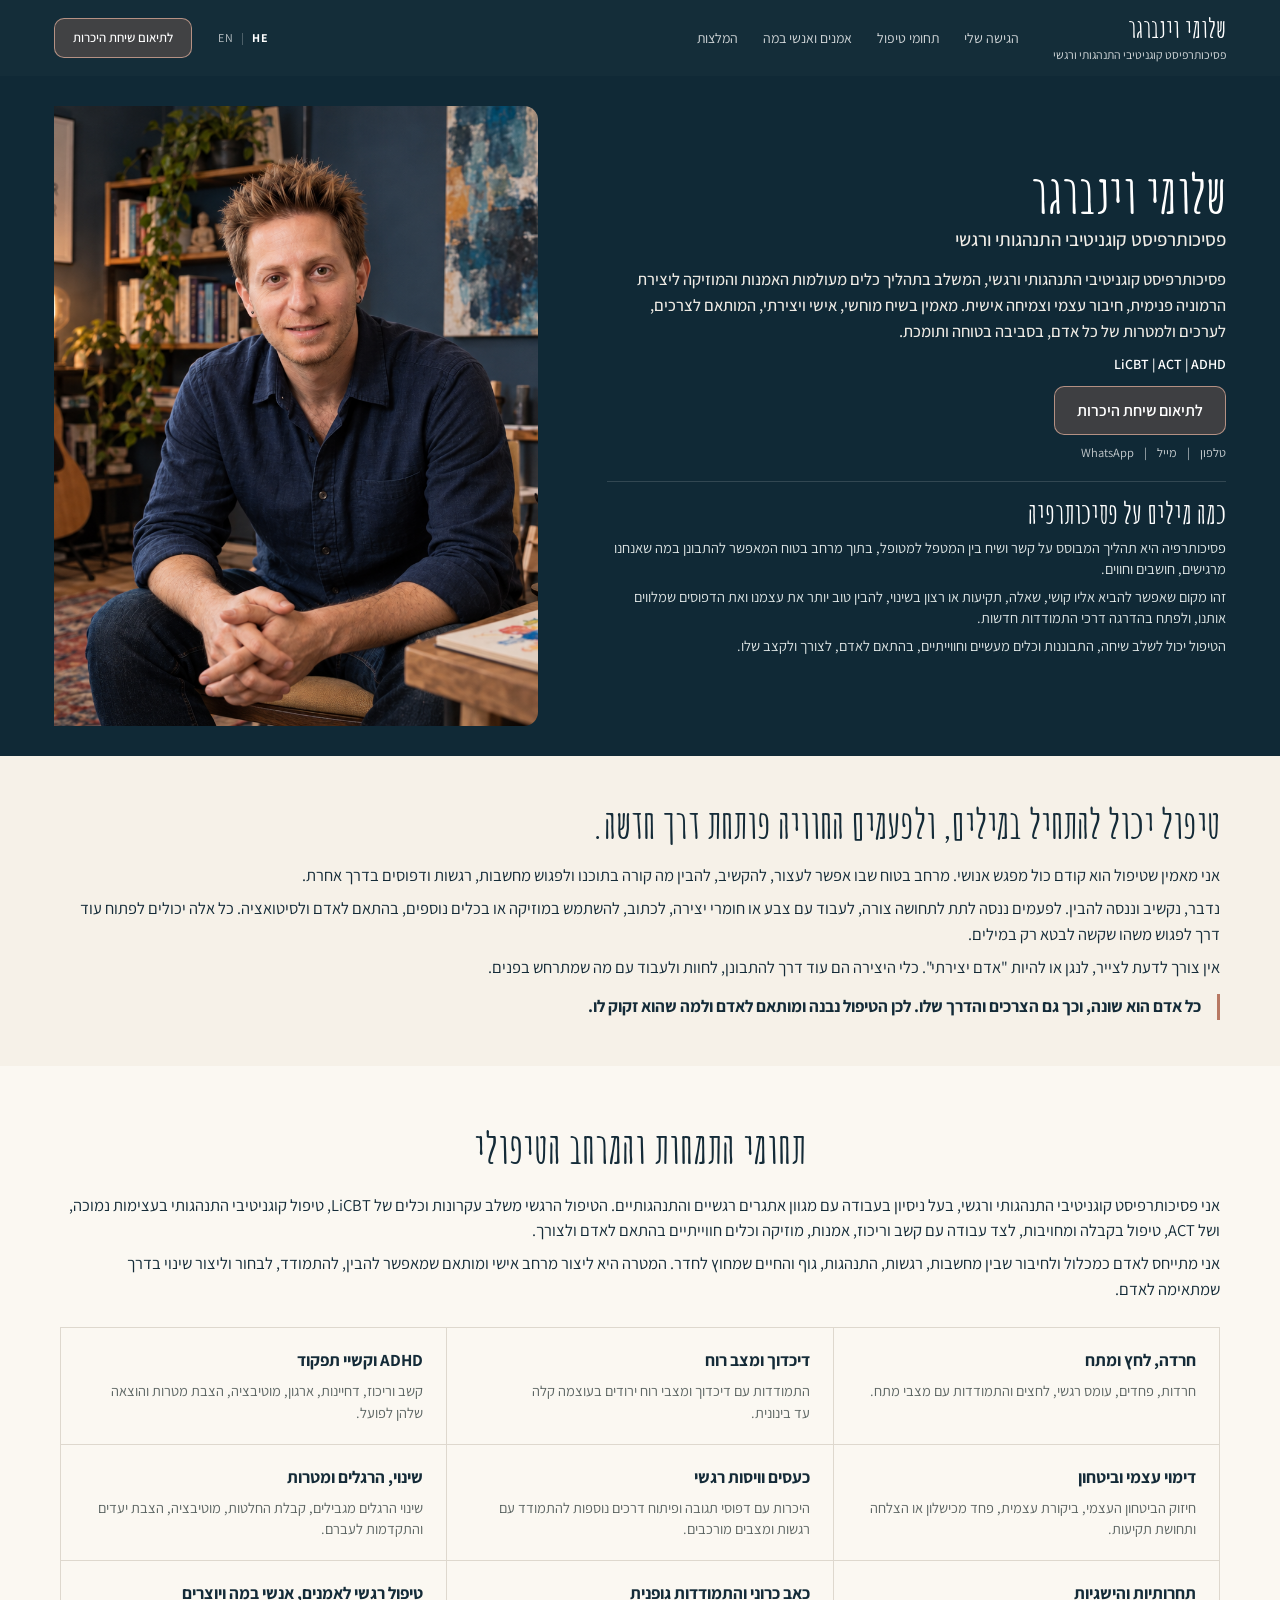
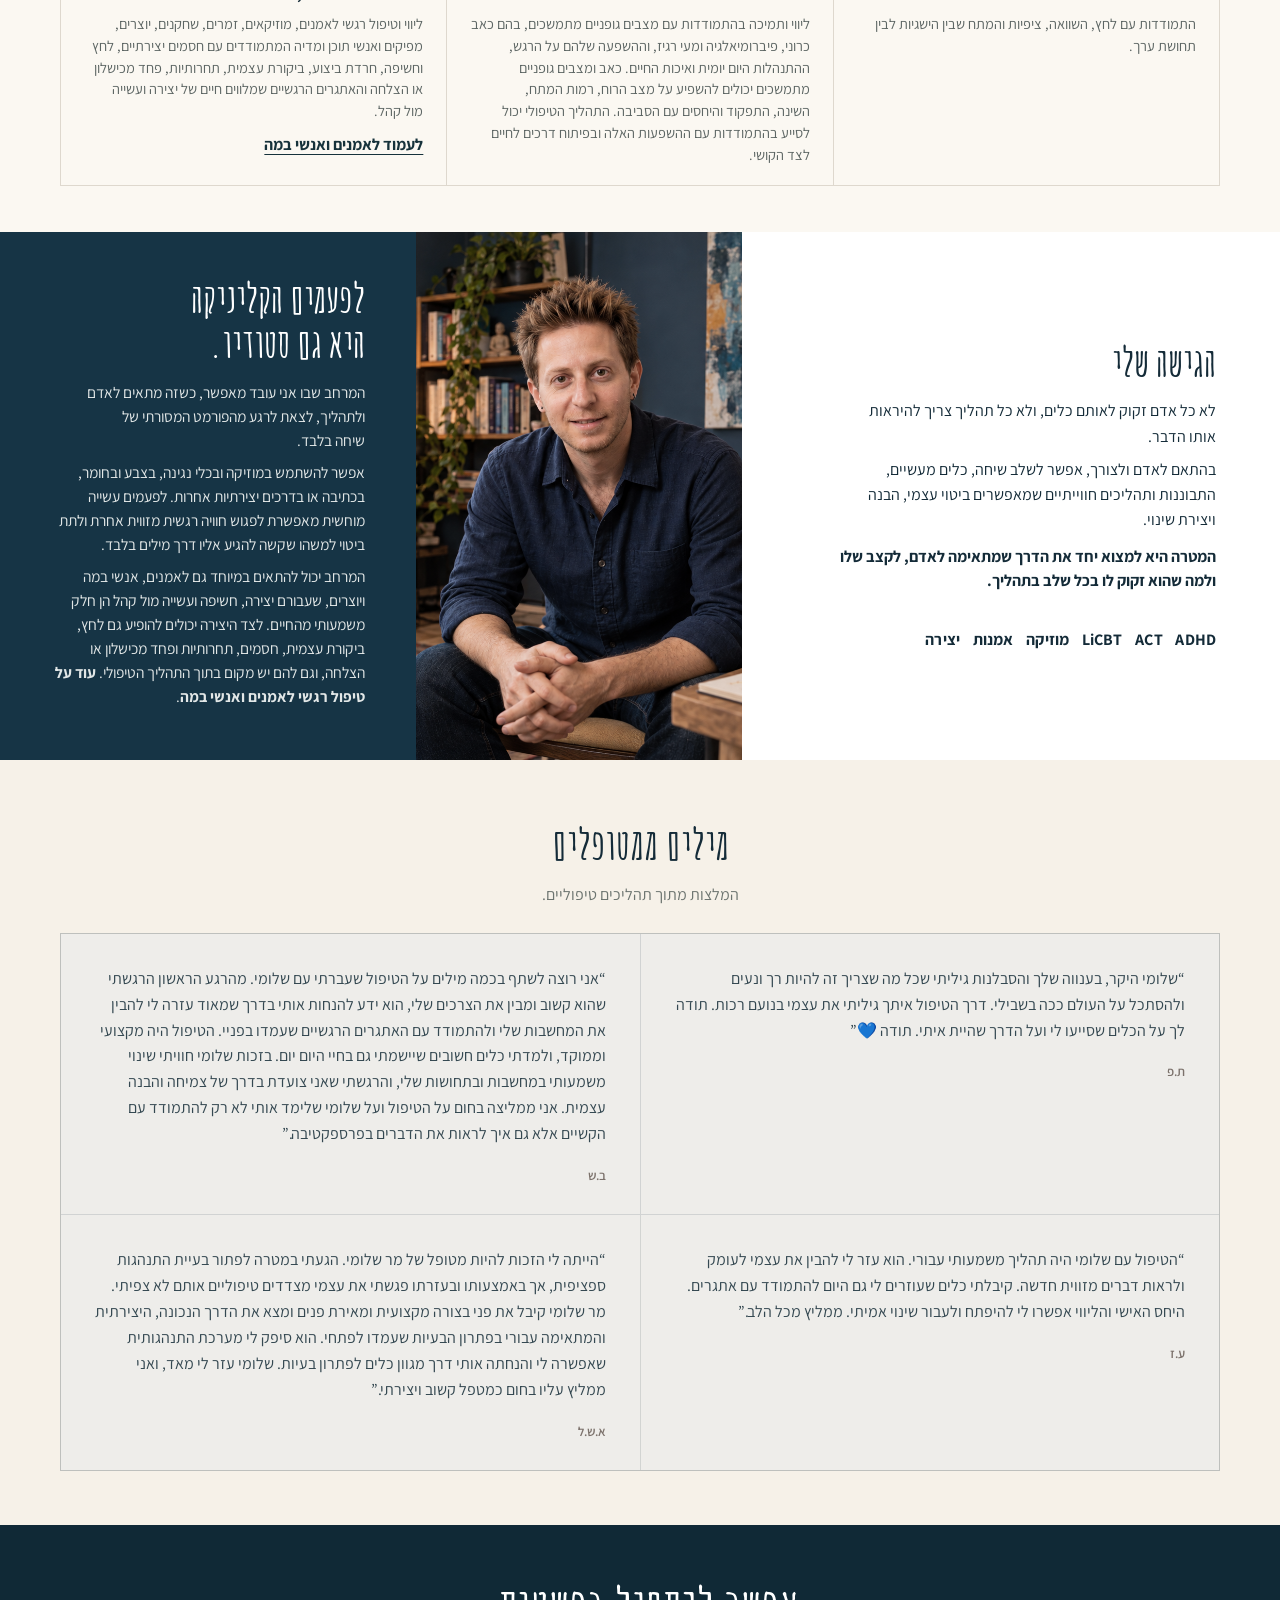
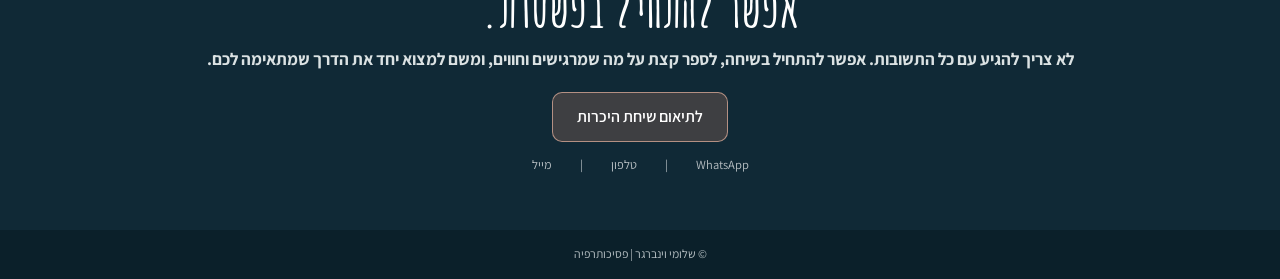
<file: index.html>
<!doctype html><html lang="he" dir="rtl"><head><!-- V16.2 Mobile Polish --><meta charset="utf-8"><meta name="google-site-verification" content="-XrfR1XVnH5HqX8JZrp9V0wr1Z_ClaV7wFPXLhyFqEA" /><meta name="viewport" content="width=device-width,initial-scale=1"><meta name="description" content="פסיכותרפיה וטיפול רגשי עם שלומי וינברגר בגישות LiCBT ו ACT. טיפול מותאם בחרדה, ADHD, דימוי עצמי, ויסות רגשי, כאב כרוני וליווי אמנים, אנשי במה ויוצרים."><meta name="robots" content="index,follow,max-image-preview:large"><link rel="canonical" href="https://shlomitherapy.pages.dev/"><link rel="alternate" hreflang="he" href="https://shlomitherapy.pages.dev/"><link rel="alternate" hreflang="en" href="https://shlomitherapy.pages.dev/en/"><link rel="alternate" hreflang="x-default" href="https://shlomitherapy.pages.dev/"><meta property="og:locale" content="he_IL"><meta property="og:type" content="website"><meta property="og:site_name" content="שלומי וינברגר"><meta property="og:title" content="שלומי וינברגר | פסיכותרפיה וטיפול רגשי | LiCBT ו ACT"><meta property="og:description" content="פסיכותרפיה וטיפול רגשי בגישות LiCBT ו ACT, עם שילוב כלים מעולמות המוזיקה והאמנות והתאמה אישית לתהליך."><meta property="og:url" content="https://shlomitherapy.pages.dev/"><meta property="og:image" content="https://shlomitherapy.pages.dev/assets/hero.png"><meta name="twitter:card" content="summary_large_image"><meta name="twitter:title" content="שלומי וינברגר | פסיכותרפיה וטיפול רגשי"><meta name="twitter:description" content="פסיכותרפיה וטיפול רגשי בגישות LiCBT ו ACT, בהתאמה אישית."><meta name="twitter:image" content="https://shlomitherapy.pages.dev/assets/hero.png"><title>שלומי וינברגר | פסיכותרפיה וטיפול רגשי | LiCBT ו ACT</title><link rel="stylesheet" href="styles.css"><script type="application/ld+json">{"@context":"https://schema.org","@graph":[{"@type":"WebSite","@id":"https://shlomitherapy.pages.dev/#website","url":"https://shlomitherapy.pages.dev/","name":"שלומי וינברגר","inLanguage":"he-IL"},{"@type":"Person","@id":"https://shlomitherapy.pages.dev/#shlomi","name":"שלומי וינברגר","url":"https://shlomitherapy.pages.dev/","email":"mailto:shlomiweinberger1@gmail.com","telephone":"+972528469489","jobTitle":"פסיכותרפיסט קוגניטיבי התנהגותי ורגשי","knowsAbout":["LiCBT","ACT","ADHD","פסיכותרפיה","טיפול רגשי","טיפול קוגניטיבי התנהגותי","חרדה","ויסות רגשי","כאב כרוני","אמנים ואנשי במה"]},{"@type":"ProfessionalService","@id":"https://shlomitherapy.pages.dev/#service","name":"שלומי וינברגר פסיכותרפיה וטיפול רגשי","url":"https://shlomitherapy.pages.dev/","telephone":"+972528469489","email":"shlomiweinberger1@gmail.com","provider":{"@id":"https://shlomitherapy.pages.dev/#shlomi"},"areaServed":"IL","serviceType":["פסיכותרפיה","טיפול רגשי","LiCBT","ACT"]}]}</script></head><body>
<header><a class="brand" href="#top"><b>שלומי וינברגר</b><small>פסיכותרפיסט קוגניטיבי התנהגותי ורגשי</small></a><nav id="site-nav"><a href="#approach">הגישה שלי</a><a href="#areas">תחומי טיפול</a><a href="artists/index.html">אמנים ואנשי במה</a><a href="#reviews">המלצות</a></nav><div class="langSwitch" aria-label="Language"><b>HE</b><span>|</span><a href="en/index.html">EN</a></div><button class="menuToggle" type="button" aria-label="פתיחת תפריט" aria-expanded="false" aria-controls="site-nav"><span></span><span></span><span></span></button><a class="btn small" href="https://api.whatsapp.com/send?phone=972528469489" target="_blank">לתיאום שיחת היכרות</a></header>
<main id="top">
<section class="hero heroV7"><div class="heroText"><span class="eyebrow">שלומי וינברגר</span><h1 class="heroName">שלומי וינברגר</h1><h2 class="heroRole">פסיכותרפיסט קוגניטיבי התנהגותי ורגשי</h2><p class="heroStatement"><b>פסיכותרפיסט קוגניטיבי התנהגותי ורגשי, המשלב בתהליך כלים מעולמות האמנות והמוזיקה ליצירת הרמוניה פנימית, חיבור עצמי וצמיחה אישית. מאמין בשיח מוחשי, אישי ויצירתי, המותאם לצרכים, לערכים ולמטרות של כל אדם, בסביבה בטוחה ותומכת.</b></p><div class="credentials">LiCBT | ACT | ADHD</div><a class="btn" href="https://api.whatsapp.com/send?phone=972528469489" target="_blank">לתיאום שיחת היכרות</a><div class="quick"><a href="tel:+972528469489">טלפון</a><span>|</span><a href="mailto:shlomiweinberger1@gmail.com">מייל</a><span>|</span><a href="https://api.whatsapp.com/send?phone=972528469489" target="_blank">WhatsApp</a></div><div class="psychotherapyInline"><h3>כמה מילים על פסיכותרפיה</h3><p>פסיכותרפיה היא תהליך המבוסס על קשר ושיח בין המטפל למטופל, בתוך מרחב בטוח המאפשר להתבונן במה שאנחנו מרגישים, חושבים וחווים.</p><p>זהו מקום שאפשר להביא אליו קושי, שאלה, תקיעות או רצון בשינוי, להבין טוב יותר את עצמנו ואת הדפוסים שמלווים אותנו, ולפתח בהדרגה דרכי התמודדות חדשות.</p><p>הטיפול יכול לשלב שיחה, התבוננות וכלים מעשיים וחווייתיים, בהתאם לאדם, לצורך ולקצב שלו.</p></div></div><div class="heroImage"><img src="assets/hero.png" alt="שלומי וינברגר במרחב טיפולי יצירתי"></div></section>
<section class="intro" id="experience"><div><h2 class="oneLineTitle">טיפול יכול להתחיל במילים, ולפעמים החוויה פותחת דרך חדשה.</h2><p>אני מאמין שטיפול הוא קודם כול מפגש אנושי. מרחב בטוח שבו אפשר לעצור, להקשיב, להבין מה קורה בתוכנו ולפגוש מחשבות, רגשות ודפוסים בדרך אחרת.</p><p>נדבר, נקשיב וננסה להבין. לפעמים ננסה לתת לתחושה צורה, לעבוד עם צבע או חומרי יצירה, לכתוב, להשתמש במוזיקה או בכלים נוספים, בהתאם לאדם ולסיטואציה. כל אלה יכולים לפתוח עוד דרך לפגוש משהו שקשה לבטא רק במילים.</p><p>אין צורך לדעת לצייר, לנגן או להיות "אדם יצירתי". כלי היצירה הם עוד דרך להתבונן, לחוות ולעבוד עם מה שמתרחש בפנים.</p><strong>כל אדם הוא שונה, וכך גם הצרכים והדרך שלו. לכן הטיפול נבנה ומותאם לאדם ולמה שהוא זקוק לו.</strong></div></section>
<section class="areas" id="areas"><div class="sectionHead areasIntro"><h2>תחומי התמחות והמרחב הטיפולי</h2><p class="lead">אני פסיכותרפיסט קוגניטיבי התנהגותי ורגשי, בעל ניסיון בעבודה עם מגוון אתגרים רגשיים והתנהגותיים. הטיפול הרגשי משלב עקרונות וכלים של LiCBT, טיפול קוגניטיבי התנהגותי בעצימות נמוכה, ושל ACT, טיפול בקבלה ומחויבות, לצד עבודה עם קשב וריכוז, אמנות, מוזיקה וכלים חווייתיים בהתאם לאדם ולצורך.</p><p class="lead">אני מתייחס לאדם כמכלול ולחיבור שבין מחשבות, רגשות, התנהגות, גוף והחיים שמחוץ לחדר. המטרה היא ליצור מרחב אישי ומותאם שמאפשר להבין, להתמודד, לבחור וליצור שינוי בדרך שמתאימה לאדם.</p></div><div class="grid">
<article><b>חרדה, לחץ ומתח</b><p>חרדות, פחדים, עומס רגשי, לחצים והתמודדות עם מצבי מתח.</p></article><article><b>דיכדוך ומצב רוח</b><p>התמודדות עם דיכדוך ומצבי רוח ירודים בעוצמה קלה עד בינונית.</p></article><article><b>ADHD וקשיי תפקוד</b><p>קשב וריכוז, דחיינות, ארגון, מוטיבציה, הצבת מטרות והוצאה שלהן לפועל.</p></article><article><b>דימוי עצמי וביטחון</b><p>חיזוק הביטחון העצמי, ביקורת עצמית, פחד מכישלון או הצלחה ותחושת תקיעות.</p></article><article><b>כעסים וויסות רגשי</b><p>היכרות עם דפוסי תגובה ופיתוח דרכים נוספות להתמודד עם רגשות ומצבים מורכבים.</p></article><article><b>שינוי, הרגלים ומטרות</b><p>שינוי הרגלים מגבילים, קבלת החלטות, מוטיבציה, הצבת יעדים והתקדמות לעברם.</p></article><article><b>תחרותיות והישגיות</b><p>התמודדות עם לחץ, השוואה, ציפיות והמתח שבין הישגיות לבין תחושת ערך.</p></article><article><b>כאב כרוני והתמודדות גופנית</b><p>ליווי ותמיכה בהתמודדות עם מצבים גופניים מתמשכים, בהם כאב כרוני, פיברומיאלגיה ומעי רגיז, וההשפעה שלהם על הרגש, ההתנהלות היום יומית ואיכות החיים. כאב ומצבים גופניים מתמשכים יכולים להשפיע על מצב הרוח, רמות המתח, השינה, התפקוד והיחסים עם הסביבה. התהליך הטיפולי יכול לסייע בהתמודדות עם ההשפעות האלה ובפיתוח דרכים לחיים לצד הקושי.</p></article><article><a class="areaLink" href="artists/index.html"><b>טיפול רגשי לאמנים, אנשי במה ויוצרים</b><p>ליווי וטיפול רגשי לאמנים, מוזיקאים, זמרים, שחקנים, יוצרים, מפיקים ואנשי תוכן ומדיה המתמודדים עם חסמים יצירתיים, לחץ וחשיפה, חרדת ביצוע, ביקורת עצמית, תחרותיות, פחד מכישלון או הצלחה והאתגרים הרגשיים שמלווים חיים של יצירה ועשייה מול קהל.</p><span class="moreLink">לעמוד לאמנים ואנשי במה</span></a></article></div></section>
<section class="approachStudio"><div class="method" id="approach"><h2>הגישה שלי</h2><p>לא כל אדם זקוק לאותם כלים, ולא כל תהליך צריך להיראות אותו הדבר.</p><p>בהתאם לאדם ולצורך, אפשר לשלב שיחה, כלים מעשיים, התבוננות ותהליכים חווייתיים שמאפשרים ביטוי עצמי, הבנה ויצירת שינוי.</p><strong>המטרה היא למצוא יחד את הדרך שמתאימה לאדם, לקצב שלו ולמה שהוא זקוק לו בכל שלב בתהליך.</strong><div class="methodTags">LiCBT&nbsp;&nbsp;&nbsp; ACT&nbsp;&nbsp;&nbsp; ADHD&nbsp;&nbsp;&nbsp; מוזיקה&nbsp;&nbsp;&nbsp; אמנות&nbsp;&nbsp;&nbsp; יצירה</div></div><div class="studio" id="studio"><div class="studioImg"><img src="assets/hero.png" alt="מרחב המשלב טיפול, מוזיקה ויצירה"></div><div class="studioText"><h2>לפעמים הקליניקה<br>היא גם סטודיו.</h2><p>המרחב שבו אני עובד מאפשר, כשזה מתאים לאדם ולתהליך, לצאת לרגע מהפורמט המסורתי של שיחה בלבד.</p><p>אפשר להשתמש במוזיקה ובכלי נגינה, בצבע ובחומר, בכתיבה או בדרכים יצירתיות אחרות. לפעמים עשייה מוחשית מאפשרת לפגוש חוויה רגשית מזווית אחרת ולתת ביטוי למשהו שקשה להגיע אליו דרך מילים בלבד.</p><p>המרחב יכול להתאים במיוחד גם לאמנים, אנשי במה ויוצרים, שעבורם יצירה, חשיפה ועשייה מול קהל הן חלק משמעותי מהחיים. לצד היצירה יכולים להופיע גם לחץ, ביקורת עצמית, חסמים, תחרותיות ופחד מכישלון או הצלחה, וגם להם יש מקום בתוך התהליך הטיפולי. <a class="inlineArtistLink" href="artists/index.html">עוד על טיפול רגשי לאמנים ואנשי במה</a>.</p></div></div></section>
<section class="reviews" id="reviews"><div class="sectionHead"><h2>מילים ממטופלים</h2><p>המלצות מתוך תהליכים טיפוליים.</p></div><div class="reviewGrid fullReviews"><blockquote>“שלומי היקר, בענווה שלך והסבלנות גיליתי שכל מה שצריך זה להיות רך ונעים ולהסתכל על העולם ככה בשבילי. דרך הטיפול איתך גיליתי את עצמי בנועם רכות. תודה לך על הכלים שסייעו לי ועל הדרך שהיית איתי. תודה 💙”<cite>ת.פ</cite></blockquote><blockquote>“אני רוצה לשתף בכמה מילים על הטיפול שעברתי עם שלומי. מהרגע הראשון הרגשתי שהוא קשוב ומבין את הצרכים שלי, הוא ידע להנחות אותי בדרך שמאוד עזרה לי להבין את המחשבות שלי ולהתמודד עם האתגרים הרגשיים שעמדו בפניי. הטיפול היה מקצועי וממוקד, ולמדתי כלים חשובים שיישמתי גם בחיי היום יום. בזכות שלומי חוויתי שינוי משמעותי במחשבות ובתחושות שלי, והרגשתי שאני צועדת בדרך של צמיחה והבנה עצמית. אני ממליצה בחום על הטיפול ועל שלומי שלימד אותי לא רק להתמודד עם הקשיים אלא גם איך לראות את הדברים בפרספקטיבה.”<cite>ב.ש</cite></blockquote><blockquote>“הטיפול עם שלומי היה תהליך משמעותי עבורי. הוא עזר לי להבין את עצמי לעומק ולראות דברים מזווית חדשה. קיבלתי כלים שעוזרים לי גם היום להתמודד עם אתגרים. היחס האישי והליווי אפשרו לי להיפתח ולעבור שינוי אמיתי. ממליץ מכל הלב.”<cite>ע.ז</cite></blockquote><blockquote>“הייתה לי הזכות להיות מטופל של מר שלומי. הגעתי במטרה לפתור בעיית התנהגות ספציפית, אך באמצעותו ובעזרתו פגשתי את עצמי מצדדים טיפוליים אותם לא צפיתי. מר שלומי קיבל את פני בצורה מקצועית ומאירת פנים ומצא את הדרך הנכונה, היצירתית והמתאימה עבורי בפתרון הבעיות שעמדו לפתחי. הוא סיפק לי מערכת התנהגותית שאפשרה לי והנחתה אותי דרך מגוון כלים לפתרון בעיות. שלומי עזר לי מאד, ואני ממליץ עליו בחום כמטפל קשוב ויצירתי.”<cite>א.ש.ל</cite></blockquote></div></section>
<section class="contact"><h2>אפשר להתחיל בפשטות.</h2><p><b>לא צריך להגיע עם כל התשובות. אפשר להתחיל בשיחה, לספר קצת על מה שמרגישים וחווים, ומשם למצוא יחד את הדרך שמתאימה לכם.</b></p><a class="btn light" href="https://api.whatsapp.com/send?phone=972528469489" target="_blank">לתיאום שיחת היכרות</a><div class="contactLinks"><a href="https://api.whatsapp.com/send?phone=972528469489" target="_blank">WhatsApp</a><span>|</span><a href="tel:+972528469489">טלפון</a><span>|</span><a href="mailto:shlomiweinberger1@gmail.com">מייל</a></div></section>
</main><footer>© שלומי וינברגר | פסיכותרפיה</footer><script>
(()=>{const b=document.querySelector('.menuToggle'),n=document.querySelector('header nav');if(!b||!n)return;const close=()=>{document.body.classList.remove('menuOpen');b.setAttribute('aria-expanded','false');b.setAttribute('aria-label','פתיחת תפריט')};b.addEventListener('click',()=>{const open=document.body.classList.toggle('menuOpen');b.setAttribute('aria-expanded',String(open));b.setAttribute('aria-label',open?'סגירת תפריט':'פתיחת תפריט')});n.querySelectorAll('a').forEach(a=>a.addEventListener('click',close));document.addEventListener('keydown',e=>{if(e.key==='Escape')close()});})();
</script></body></html>
</file>
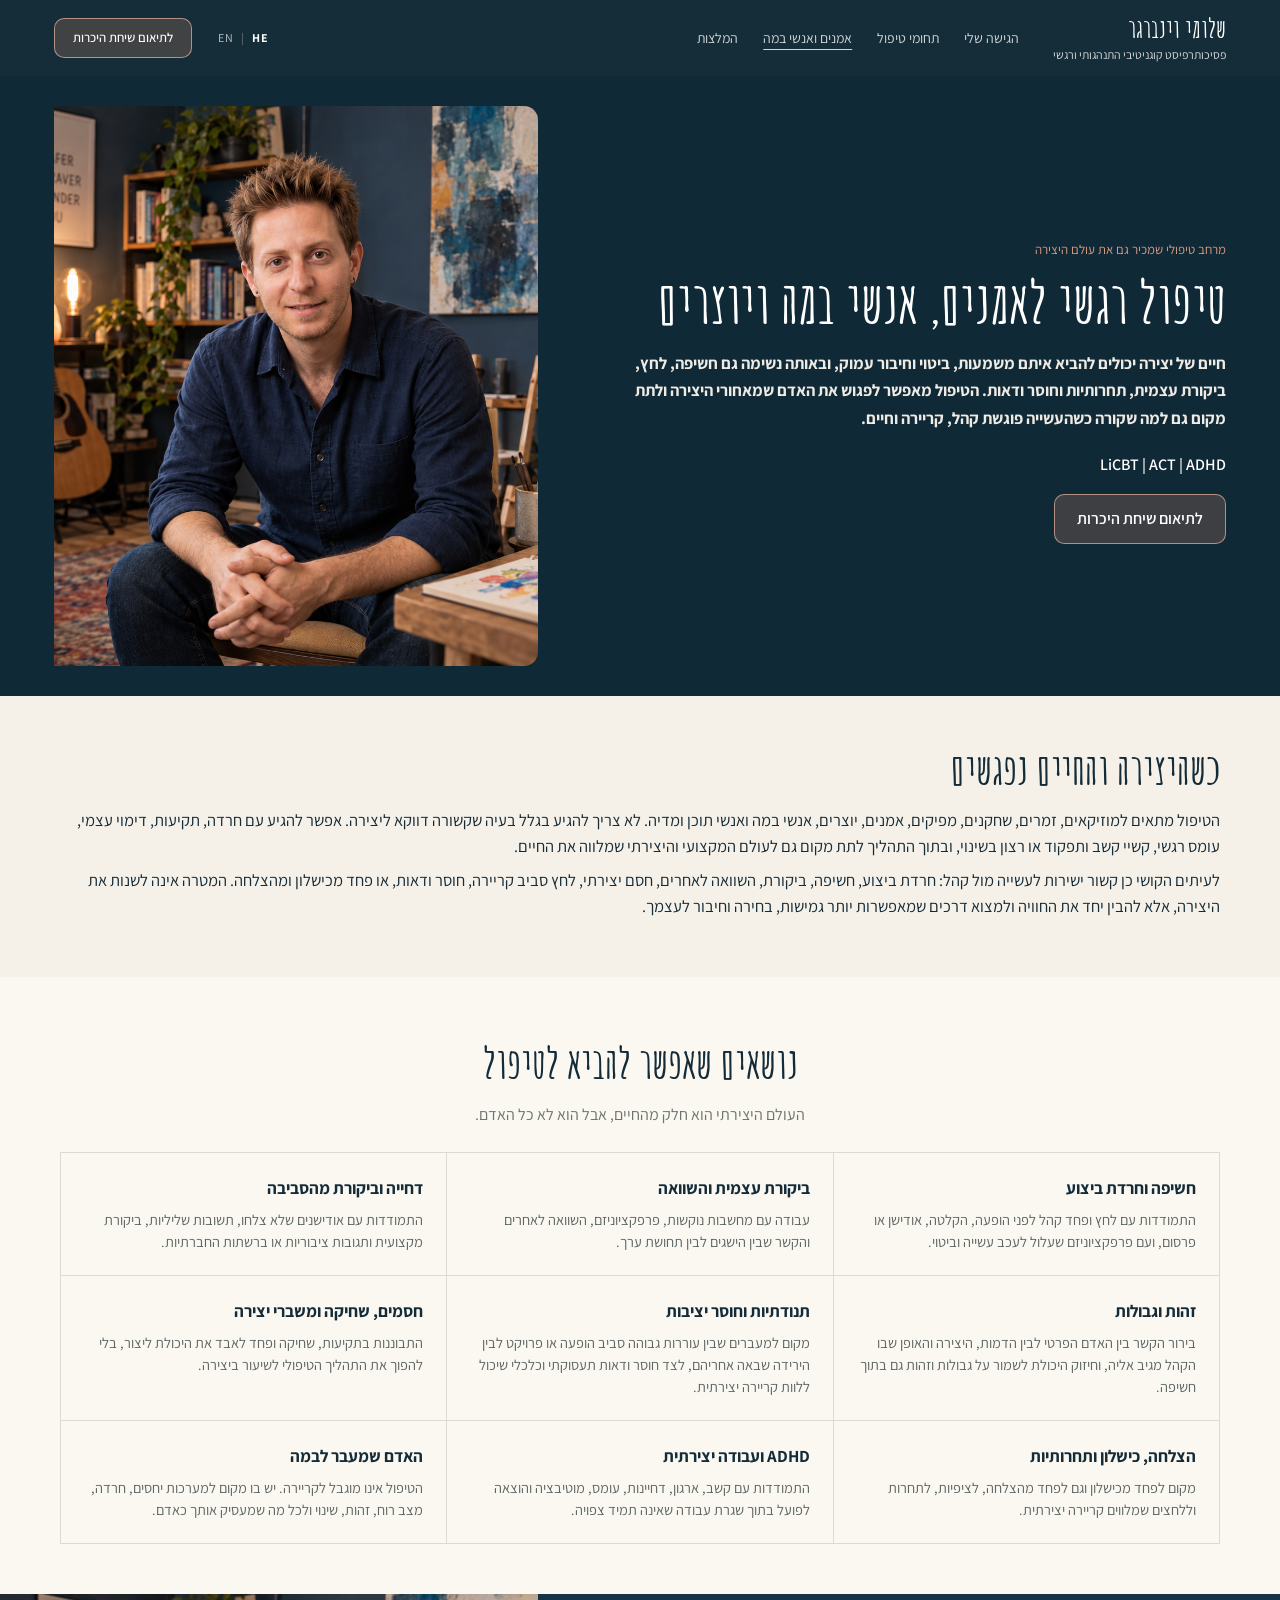
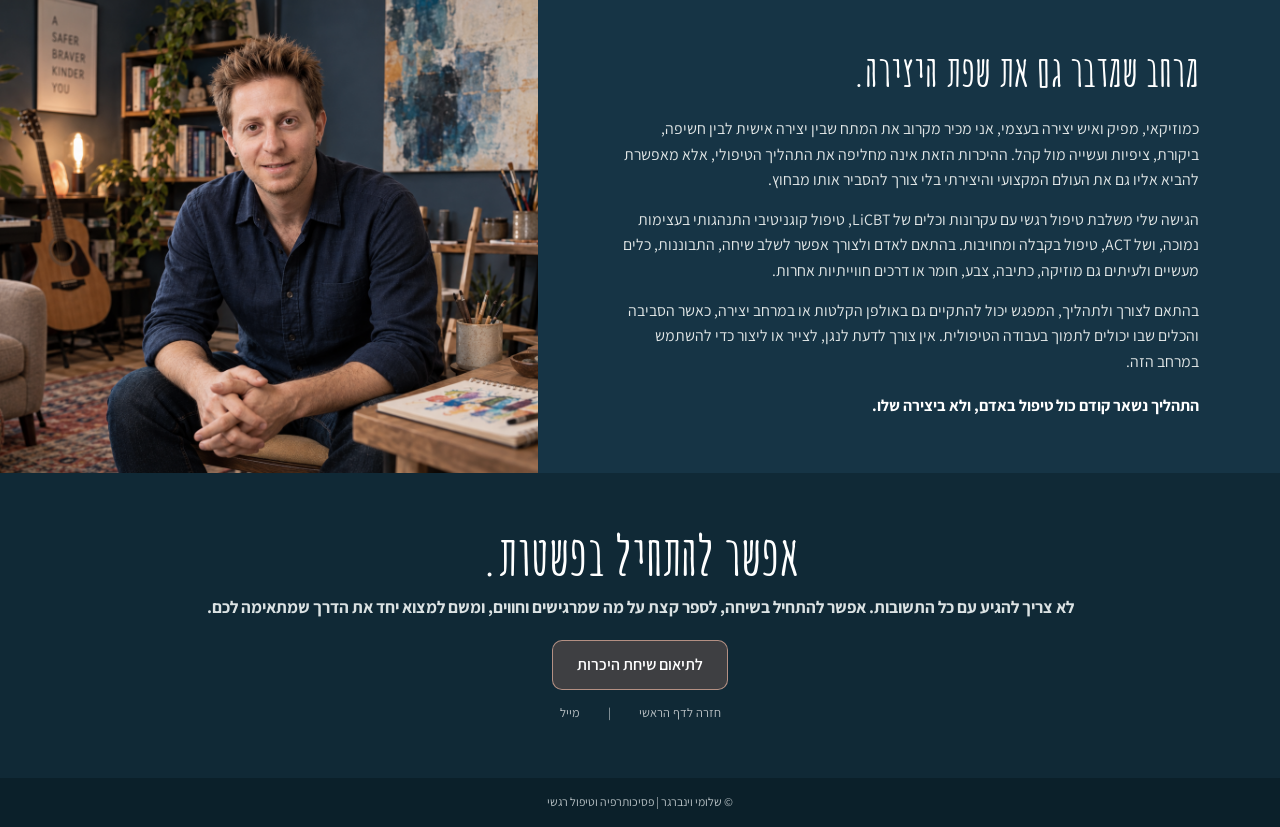
<file: artists/index.html>
<!doctype html><html lang="he" dir="rtl"><head><!-- V16.2 Mobile Polish --><meta charset="utf-8"><meta name="viewport" content="width=device-width,initial-scale=1"><meta name="description" content="טיפול רגשי לאמנים, מוזיקאים, שחקנים, יוצרים ואנשי במה עם שלומי וינברגר. התמודדות עם חרדת ביצוע, דחייה וביקורת, זהות, שחיקה, חסמים יצירתיים והלחצים של קריירה יצירתית."><meta name="robots" content="index,follow,max-image-preview:large"><link rel="canonical" href="https://shlomitherapy.pages.dev/artists/"><link rel="alternate" hreflang="he" href="https://shlomitherapy.pages.dev/artists/"><link rel="alternate" hreflang="en" href="https://shlomitherapy.pages.dev/en/artists/"><link rel="alternate" hreflang="x-default" href="https://shlomitherapy.pages.dev/artists/"><meta property="og:locale" content="he_IL"><meta property="og:type" content="website"><meta property="og:site_name" content="שלומי וינברגר"><meta property="og:title" content="טיפול רגשי לאמנים, אנשי במה ויוצרים | שלומי וינברגר"><meta property="og:description" content="מרחב טיפולי לאמנים ואנשי יצירה המתמודדים עם חשיפה, חרדת ביצוע, ביקורת עצמית, חסמים, תחרותיות והלחצים של חיים יצירתיים."><meta property="og:url" content="https://shlomitherapy.pages.dev/artists/"><meta property="og:image" content="https://shlomitherapy.pages.dev/assets/hero.png"><meta name="twitter:card" content="summary_large_image"><title>טיפול רגשי לאמנים, אנשי במה ויוצרים | שלומי וינברגר</title><link rel="stylesheet" href="../styles.css"><script type="application/ld+json">{"@context":"https://schema.org","@graph":[{"@type":"WebPage","@id":"https://shlomitherapy.pages.dev/artists/#page","url":"https://shlomitherapy.pages.dev/artists/","name":"טיפול רגשי לאמנים, אנשי במה ויוצרים","inLanguage":"he-IL","isPartOf":{"@id":"https://shlomitherapy.pages.dev/#website"}},{"@type":"Service","name":"טיפול רגשי לאמנים, אנשי במה ויוצרים","serviceType":"פסיכותרפיה וטיפול רגשי לאמנים ואנשי במה","provider":{"@type":"Person","name":"שלומי וינברגר","jobTitle":"פסיכותרפיסט קוגניטיבי התנהגותי ורגשי"},"areaServed":"IL"}]}</script></head><body>
<header><a class="brand" href="../index.html"><b>שלומי וינברגר</b><small>פסיכותרפיסט קוגניטיבי התנהגותי ורגשי</small></a><nav id="site-nav"><a href="../index.html#approach">הגישה שלי</a><a href="../index.html#areas">תחומי טיפול</a><a href="index.html" aria-current="page">אמנים ואנשי במה</a><a href="../index.html#reviews">המלצות</a></nav><div class="langSwitch" aria-label="Language"><b>HE</b><span>|</span><a href="../en/artists/index.html">EN</a></div><button class="menuToggle" type="button" aria-label="פתיחת תפריט" aria-expanded="false" aria-controls="site-nav"><span></span><span></span><span></span></button><a class="btn small" href="https://api.whatsapp.com/send?phone=972528469489" target="_blank" rel="noopener">לתיאום שיחת היכרות</a></header>
<main id="top">
<section class="artistHeroSite"><div class="artistHeroText"><span class="artistKicker">מרחב טיפולי שמכיר גם את עולם היצירה</span><h1>טיפול רגשי לאמנים, אנשי במה ויוצרים</h1><p class="artistLead"><b>חיים של יצירה יכולים להביא איתם משמעות, ביטוי וחיבור עמוק, ובאותה נשימה גם חשיפה, לחץ, ביקורת עצמית, תחרותיות וחוסר ודאות. הטיפול מאפשר לפגוש את האדם שמאחורי היצירה ולתת מקום גם למה שקורה כשהעשייה פוגשת קהל, קריירה וחיים.</b></p><div class="credentials">LiCBT | ACT | ADHD</div><a class="btn" href="https://api.whatsapp.com/send?phone=972528469489" target="_blank" rel="noopener">לתיאום שיחת היכרות</a></div><div class="artistHeroImage"><img src="../assets/hero.png" alt="שלומי וינברגר במרחב טיפולי המשלב מוזיקה ויצירה"></div></section>
<section class="artistIntro"><div><h2>כשהיצירה והחיים נפגשים</h2><p>הטיפול מתאים למוזיקאים, זמרים, שחקנים, מפיקים, אמנים, יוצרים, אנשי במה ואנשי תוכן ומדיה. לא צריך להגיע בגלל בעיה שקשורה דווקא ליצירה. אפשר להגיע עם חרדה, תקיעות, דימוי עצמי, עומס רגשי, קשיי קשב ותפקוד או רצון בשינוי, ובתוך התהליך לתת מקום גם לעולם המקצועי והיצירתי שמלווה את החיים.</p><p>לעיתים הקושי כן קשור ישירות לעשייה מול קהל: חרדת ביצוע, חשיפה, ביקורת, השוואה לאחרים, חסם יצירתי, לחץ סביב קריירה, חוסר ודאות, או פחד מכישלון ומהצלחה. המטרה אינה לשנות את היצירה, אלא להבין יחד את החוויה ולמצוא דרכים שמאפשרות יותר גמישות, בחירה וחיבור לעצמך.</p></div></section>
<section class="artistAreas"><div class="sectionHead"><h2>נושאים שאפשר להביא לטיפול</h2><p>העולם היצירתי הוא חלק מהחיים, אבל הוא לא כל האדם.</p></div><div class="artistGridSite"><article><b>חשיפה וחרדת ביצוע</b><p>התמודדות עם לחץ ופחד קהל לפני הופעה, הקלטה, אודישן או פרסום, ועם פרפקציוניזם שעלול לעכב עשייה וביטוי.</p></article><article><b>ביקורת עצמית והשוואה</b><p>עבודה עם מחשבות נוקשות, פרפקציוניזם, השוואה לאחרים והקשר שבין הישגים לבין תחושת ערך.</p></article><article><b>דחייה וביקורת מהסביבה</b><p>התמודדות עם אודישנים שלא צלחו, תשובות שליליות, ביקורת מקצועית ותגובות ציבוריות או ברשתות החברתיות.</p></article><article><b>זהות וגבולות</b><p>בירור הקשר בין האדם הפרטי לבין הדמות, היצירה והאופן שבו הקהל מגיב אליה, וחיזוק היכולת לשמור על גבולות וזהות גם בתוך חשיפה.</p></article><article><b>תנודתיות וחוסר יציבות</b><p>מקום למעברים שבין עוררות גבוהה סביב הופעה או פרויקט לבין הירידה שבאה אחריהם, לצד חוסר ודאות תעסוקתי וכלכלי שיכול ללוות קריירה יצירתית.</p></article><article><b>חסמים, שחיקה ומשברי יצירה</b><p>התבוננות בתקיעות, שחיקה ופחד לאבד את היכולת ליצור, בלי להפוך את התהליך הטיפולי לשיעור ביצירה.</p></article><article><b>הצלחה, כישלון ותחרותיות</b><p>מקום לפחד מכישלון וגם לפחד מהצלחה, לציפיות, לתחרות וללחצים שמלווים קריירה יצירתית.</p></article><article><b>ADHD ועבודה יצירתית</b><p>התמודדות עם קשב, ארגון, דחיינות, עומס, מוטיבציה והוצאה לפועל בתוך שגרת עבודה שאינה תמיד צפויה.</p></article><article><b>האדם שמעבר לבמה</b><p>הטיפול אינו מוגבל לקריירה. יש בו מקום למערכות יחסים, חרדה, מצב רוח, זהות, שינוי ולכל מה שמעסיק אותך כאדם.</p></article></div></section>
<section class="artistStudio"><div class="artistStudioText"><h2>מרחב שמדבר גם את שפת היצירה.</h2><p>כמוזיקאי, מפיק ואיש יצירה בעצמי, אני מכיר מקרוב את המתח שבין יצירה אישית לבין חשיפה, ביקורת, ציפיות ועשייה מול קהל. ההיכרות הזאת אינה מחליפה את התהליך הטיפולי, אלא מאפשרת להביא אליו גם את העולם המקצועי והיצירתי בלי צורך להסביר אותו מבחוץ.</p><p>הגישה שלי משלבת טיפול רגשי עם עקרונות וכלים של LiCBT, טיפול קוגניטיבי התנהגותי בעצימות נמוכה, ושל ACT, טיפול בקבלה ומחויבות. בהתאם לאדם ולצורך אפשר לשלב שיחה, התבוננות, כלים מעשיים ולעיתים גם מוזיקה, כתיבה, צבע, חומר או דרכים חווייתיות אחרות.</p><p>בהתאם לצורך ולתהליך, המפגש יכול להתקיים גם באולפן הקלטות או במרחב יצירה, כאשר הסביבה והכלים שבו יכולים לתמוך בעבודה הטיפולית. אין צורך לדעת לנגן, לצייר או ליצור כדי להשתמש במרחב הזה.</p><strong>התהליך נשאר קודם כול טיפול באדם, ולא ביצירה שלו.</strong></div><div class="artistStudioImage"><img src="../assets/hero.png" alt="סטודיו ומרחב יצירתי כחלק מהסביבה הטיפולית"></div></section>
<section class="contact"><h2>אפשר להתחיל בפשטות.</h2><p><b>לא צריך להגיע עם כל התשובות. אפשר להתחיל בשיחה, לספר קצת על מה שמרגישים וחווים, ומשם למצוא יחד את הדרך שמתאימה לכם.</b></p><a class="btn light" href="https://api.whatsapp.com/send?phone=972528469489" target="_blank" rel="noopener">לתיאום שיחת היכרות</a><div class="contactLinks"><a href="../index.html">חזרה לדף הראשי</a><span>|</span><a href="mailto:shlomiweinberger1@gmail.com">מייל</a></div></section>
</main><footer>© שלומי וינברגר | פסיכותרפיה וטיפול רגשי</footer><script>
(()=>{const b=document.querySelector('.menuToggle'),n=document.querySelector('header nav');if(!b||!n)return;const close=()=>{document.body.classList.remove('menuOpen');b.setAttribute('aria-expanded','false');b.setAttribute('aria-label','פתיחת תפריט')};b.addEventListener('click',()=>{const open=document.body.classList.toggle('menuOpen');b.setAttribute('aria-expanded',String(open));b.setAttribute('aria-label',open?'סגירת תפריט':'פתיחת תפריט')});n.querySelectorAll('a').forEach(a=>a.addEventListener('click',close));document.addEventListener('keydown',e=>{if(e.key==='Escape')close()});})();
</script></body></html>
</file>
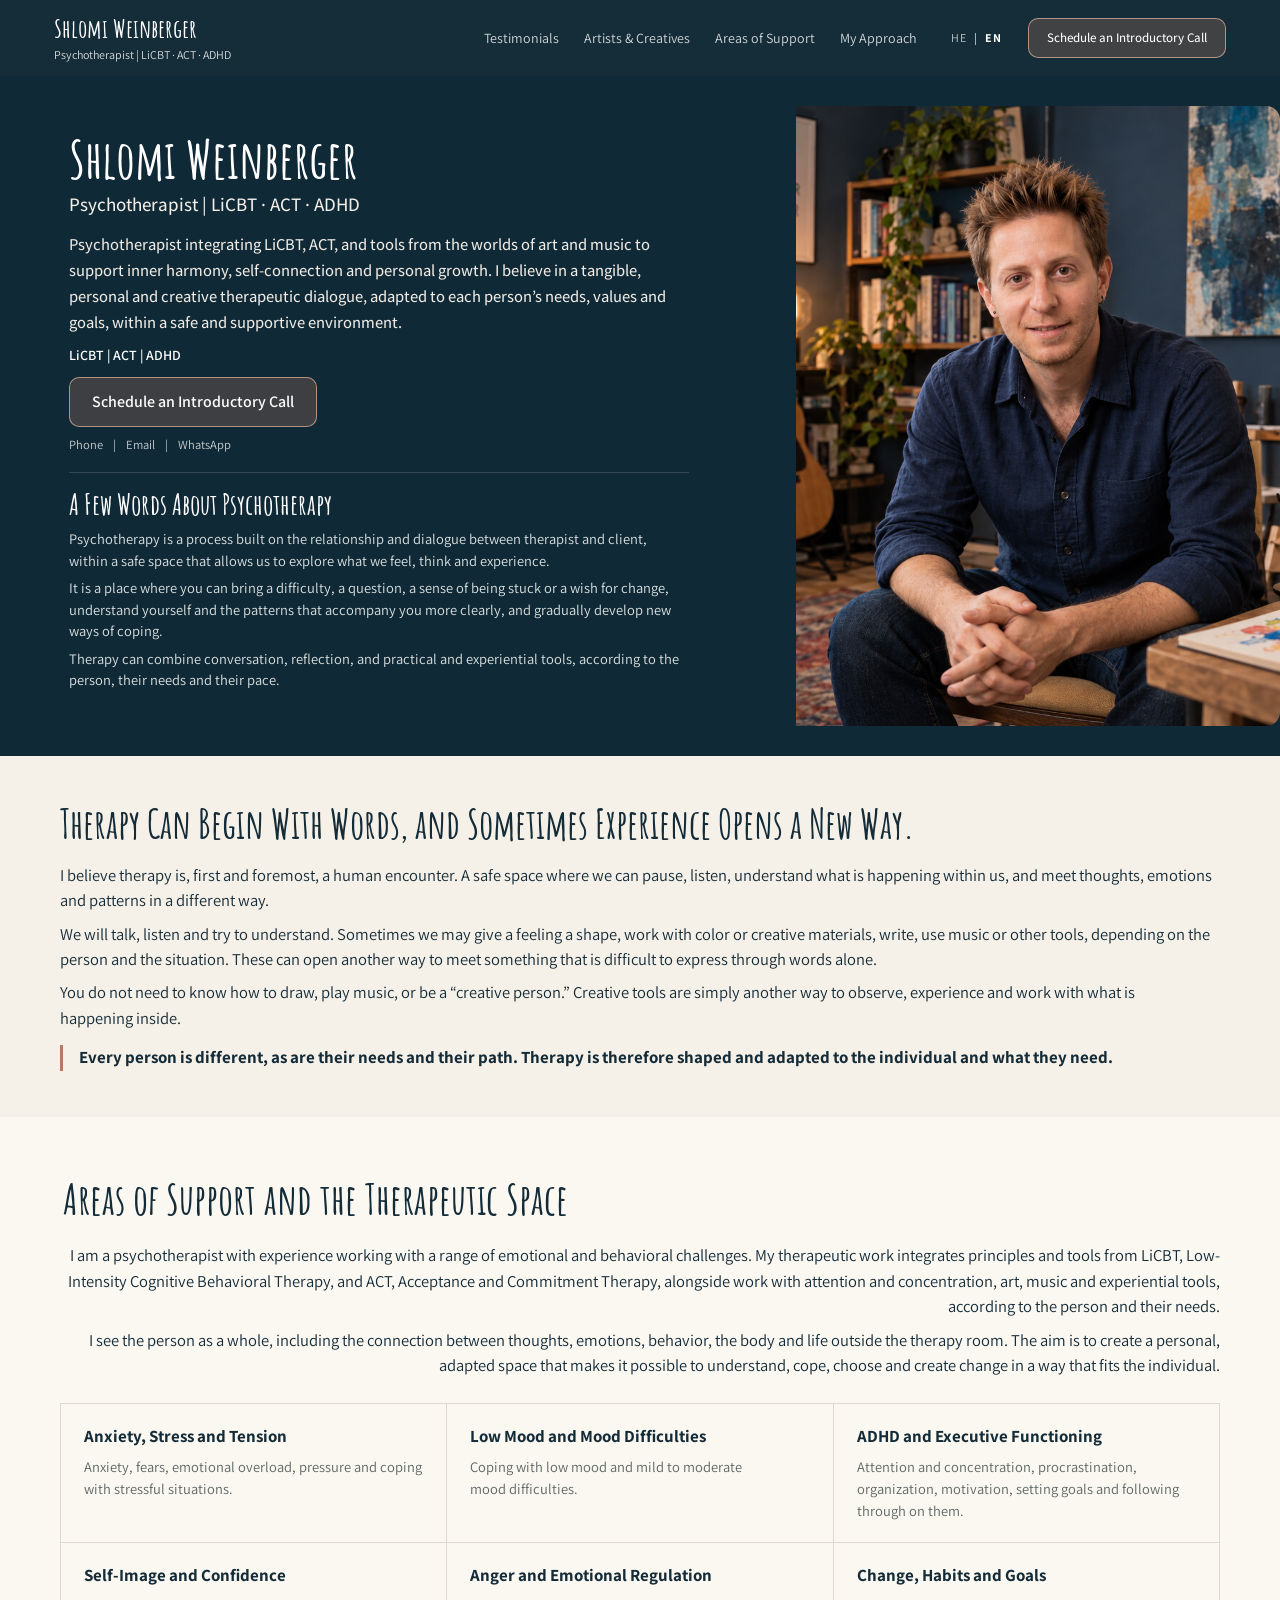
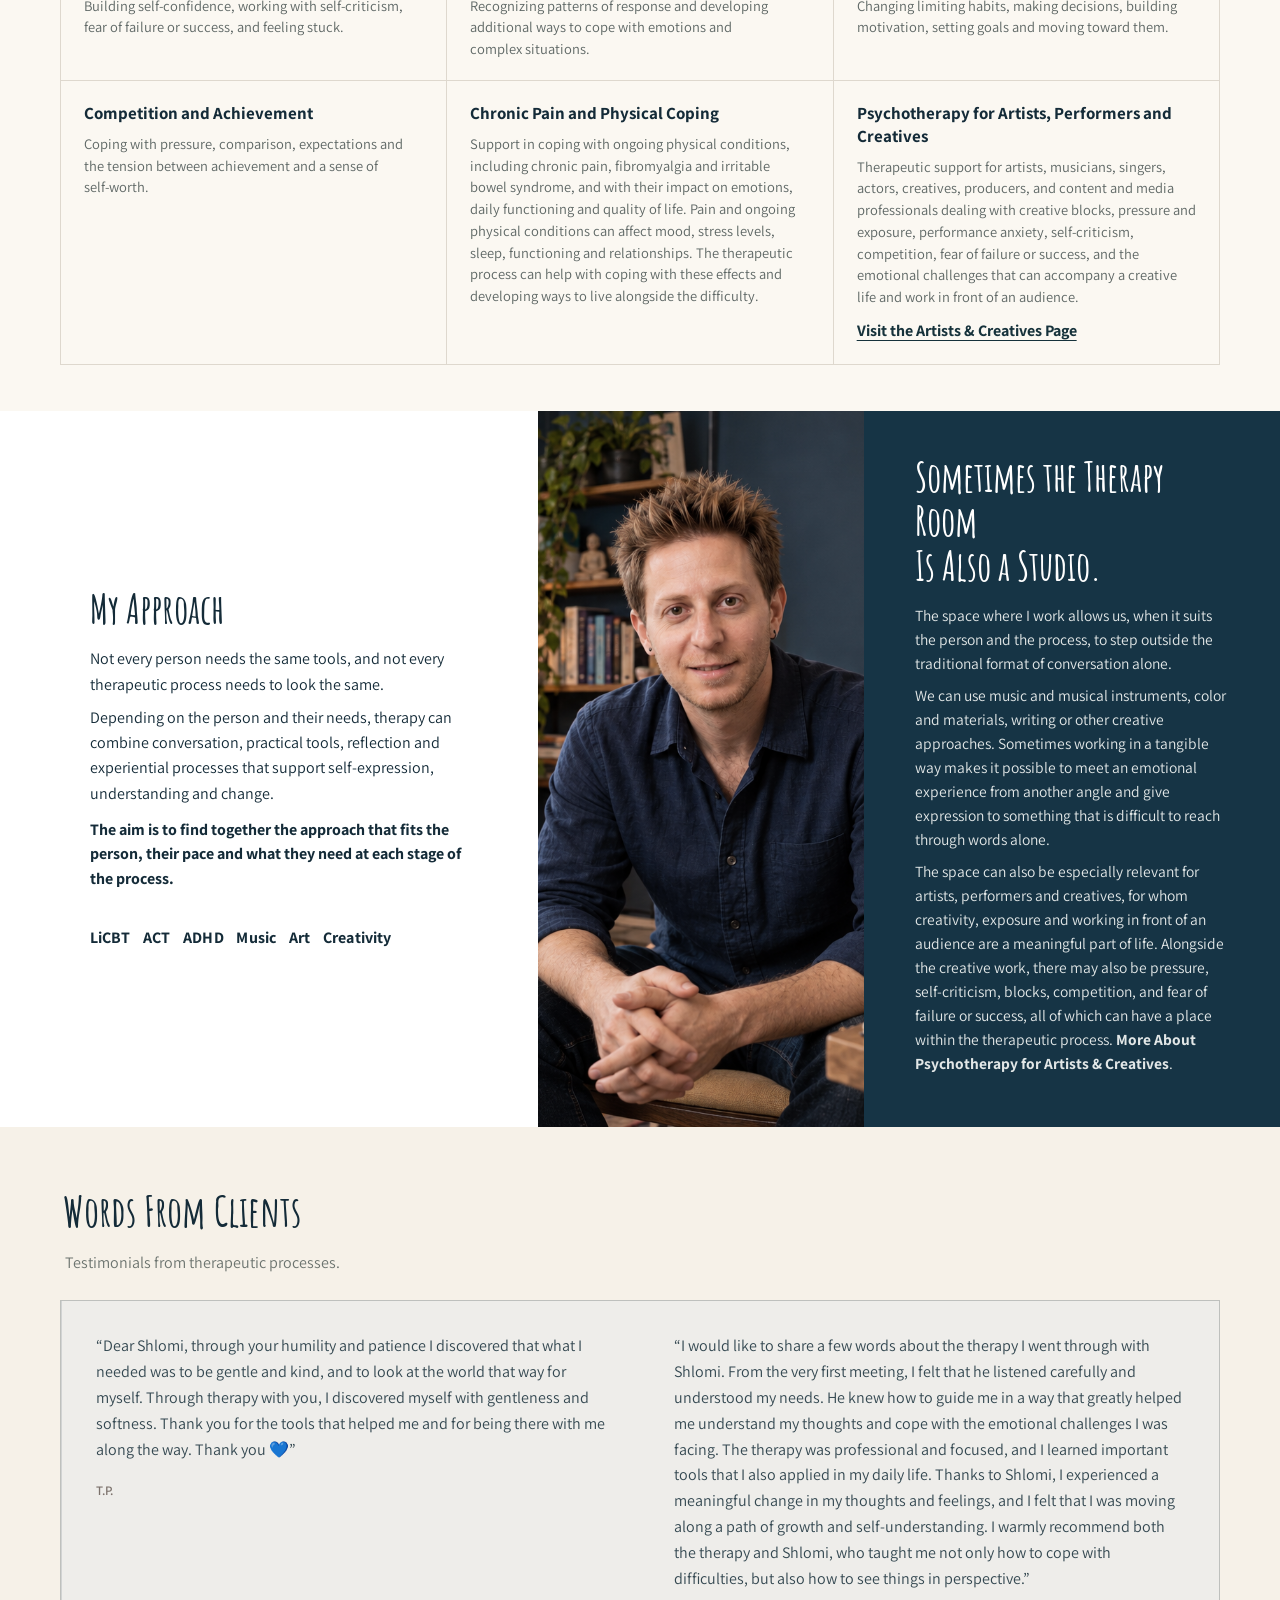
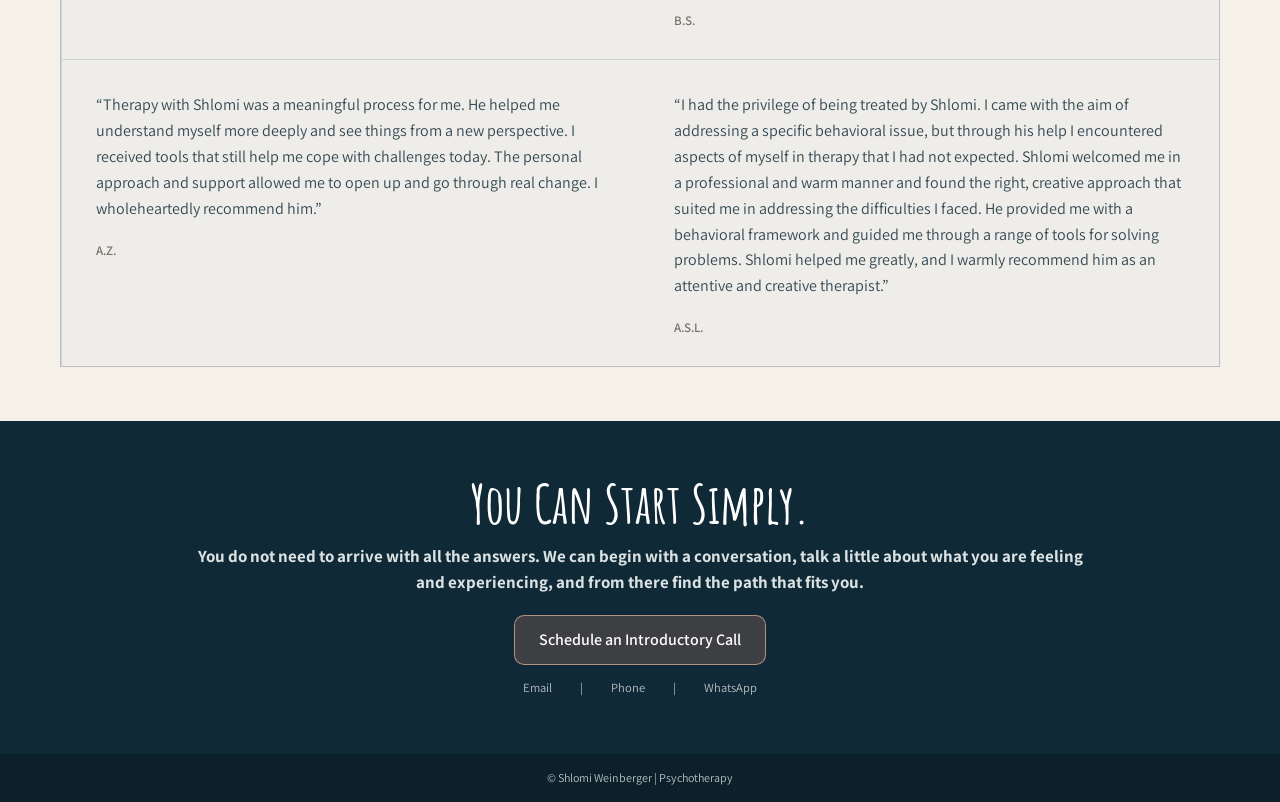
<file: en/index.html>
<!DOCTYPE html>
<html dir="ltr" lang="en"><head><!-- V16.2 Mobile Polish --><meta charset="utf-8"/><meta content="width=device-width,initial-scale=1" name="viewport"/><meta content="Psychotherapy with Shlomi Weinberger integrating LiCBT and ACT, with support for anxiety, ADHD, self-image, emotional regulation, chronic pain, artists, performers and creatives." name="description"/><meta content="index,follow,max-image-preview:large" name="robots"/><link href="https://shlomitherapy.pages.dev/en/" rel="canonical"/><link href="https://shlomitherapy.pages.dev/en/" hreflang="he" rel="alternate"/><link href="https://shlomitherapy.pages.dev/" hreflang="en" rel="alternate"/><link href="https://shlomitherapy.pages.dev/en/" hreflang="x-default" rel="alternate"/><meta content="he_IL" property="og:locale"/><meta content="website" property="og:type"/><meta content="שלומי וינברגר" property="og:site_name"/><meta content="שלומי וינברגר | פסיכותרפיה וטיפול רגשי | LiCBT ו ACT" property="og:title"/><meta content="פסיכותרפיה וטיפול רגשי בגישות LiCBT ו ACT, עם שילוב כלים מעולמות המוזיקה והאמנות והתאמה אישית לתהליך." property="og:description"/><meta content="https://shlomitherapy.pages.dev/en/" property="og:url"/><meta content="https://shlomitherapy.pages.dev/en/assets/hero.png" property="og:image"/><meta content="summary_large_image" name="twitter:card"/><meta content="שלומי וינברגר | פסיכותרפיה וטיפול רגשי" name="twitter:title"/><meta content="פסיכותרפיה וטיפול רגשי בגישות LiCBT ו ACT, בהתאמה אישית." name="twitter:description"/><meta content="https://shlomitherapy.pages.dev/en/assets/hero.png" name="twitter:image"/><title>Shlomi Weinberger | Psychotherapy | LiCBT &amp; ACT</title><link href="styles.css" rel="stylesheet"/><script type="application/ld+json">{"@context":"https://schema.org","@graph":[{"@type":"WebSite","@id":"https://shlomitherapy.pages.dev/en/#website","url":"https://shlomitherapy.pages.dev/en/","name":"שלומי וינברגר","inLanguage":"he-IL"},{"@type":"Person","@id":"https://shlomitherapy.pages.dev/en/#shlomi","name":"שלומי וינברגר","url":"https://shlomitherapy.pages.dev/en/","email":"mailto:shlomiweinberger1@gmail.com","telephone":"+972528469489","jobTitle":"פסיכותרפיסט קוגניטיבי התנהגותי ורגשי","knowsAbout":["LiCBT","ACT","ADHD","פסיכותרפיה","טיפול רגשי","טיפול קוגניטיבי התנהגותי","חרדה","ויסות רגשי","כאב כרוני","אמנים ואנשי במה"]},{"@type":"ProfessionalService","@id":"https://shlomitherapy.pages.dev/en/#service","name":"שלומי וינברגר פסיכותרפיה וטיפול רגשי","url":"https://shlomitherapy.pages.dev/en/","telephone":"+972528469489","email":"shlomiweinberger1@gmail.com","provider":{"@id":"https://shlomitherapy.pages.dev/en/#shlomi"},"areaServed":"IL","serviceType":["פסיכותרפיה","טיפול רגשי","LiCBT","ACT"]}]}</script></head><body>
<header><a class="brand" href="#top"><b>Shlomi Weinberger</b><small>Psychotherapist | LiCBT · ACT · ADHD</small></a><nav id="site-nav"><a href="#approach">My Approach</a><a href="#areas">Areas of Support</a><a href="artists/index.html">Artists &amp; Creatives</a><a href="#reviews">Testimonials</a></nav><div aria-label="Language" class="langSwitch"><a href="../index.html">HE</a> | <b>EN</b></div><button aria-controls="site-nav" aria-expanded="false" aria-label="Open menu" class="menuToggle" type="button"><span></span><span></span><span></span></button><a class="btn small" href="https://api.whatsapp.com/send?phone=972528469489" target="_blank">Schedule an Introductory Call</a></header>
<main id="top">
<section class="hero heroV7"><div class="heroText"><span class="eyebrow">Shlomi Weinberger</span><h1 class="heroName">Shlomi Weinberger</h1><h2 class="heroRole">Psychotherapist | LiCBT · ACT · ADHD</h2><p class="heroStatement"><b>Psychotherapist integrating LiCBT, ACT, and tools from the worlds of art and music to support inner harmony, self-connection and personal growth. I believe in a tangible, personal and creative therapeutic dialogue, adapted to each person’s needs, values and goals, within a safe and supportive environment.</b></p><div class="credentials">LiCBT | ACT | ADHD</div><a class="btn" href="https://api.whatsapp.com/send?phone=972528469489" target="_blank">Schedule an Introductory Call</a><div class="quick"><a href="tel:+972528469489">Phone</a><span>|</span><a href="mailto:shlomiweinberger1@gmail.com">Email</a><span>|</span><a href="https://api.whatsapp.com/send?phone=972528469489" target="_blank">WhatsApp</a></div><div class="psychotherapyInline"><h3>A Few Words About Psychotherapy</h3><p>Psychotherapy is a process built on the relationship and dialogue between therapist and client, within a safe space that allows us to explore what we feel, think and experience.</p><p>It is a place where you can bring a difficulty, a question, a sense of being stuck or a wish for change, understand yourself and the patterns that accompany you more clearly, and gradually develop new ways of coping.</p><p>Therapy can combine conversation, reflection, and practical and experiential tools, according to the person, their needs and their pace.</p></div></div><div class="heroImage"><img alt="Shlomi Weinberger in a creative therapeutic space" src="assets/hero.png"/></div></section>
<section class="intro" id="experience"><div><h2 class="oneLineTitle">Therapy Can Begin With Words, and Sometimes Experience Opens a New Way.</h2><p>I believe therapy is, first and foremost, a human encounter. A safe space where we can pause, listen, understand what is happening within us, and meet thoughts, emotions and patterns in a different way.</p><p>We will talk, listen and try to understand. Sometimes we may give a feeling a shape, work with color or creative materials, write, use music or other tools, depending on the person and the situation. These can open another way to meet something that is difficult to express through words alone.</p><p>You do not need to know how to draw, play music, or be a “creative person.” Creative tools are simply another way to observe, experience and work with what is happening inside.</p><strong>Every person is different, as are their needs and their path. Therapy is therefore shaped and adapted to the individual and what they need.</strong></div></section>
<section class="areas" id="areas"><div class="sectionHead areasIntro"><h2>Areas of Support and the Therapeutic Space</h2><p class="lead">I am a psychotherapist with experience working with a range of emotional and behavioral challenges. My therapeutic work integrates principles and tools from LiCBT, Low-Intensity Cognitive Behavioral Therapy, and ACT, Acceptance and Commitment Therapy, alongside work with attention and concentration, art, music and experiential tools, according to the person and their needs.</p><p class="lead">I see the person as a whole, including the connection between thoughts, emotions, behavior, the body and life outside the therapy room. The aim is to create a personal, adapted space that makes it possible to understand, cope, choose and create change in a way that fits the individual.</p></div><div class="grid">
<article><b>Anxiety, Stress and Tension</b><p>Anxiety, fears, emotional overload, pressure and coping with stressful situations.</p></article><article><b>Low Mood and Mood Difficulties</b><p>Coping with low mood and mild to moderate mood difficulties.</p></article><article><b>ADHD and Executive Functioning</b><p>Attention and concentration, procrastination, organization, motivation, setting goals and following through on them.</p></article><article><b>Self-Image and Confidence</b><p>Building self-confidence, working with self-criticism, fear of failure or success, and feeling stuck.</p></article><article><b>Anger and Emotional Regulation</b><p>Recognizing patterns of response and developing additional ways to cope with emotions and complex situations.</p></article><article><b>Change, Habits and Goals</b><p>Changing limiting habits, making decisions, building motivation, setting goals and moving toward them.</p></article><article><b>Competition and Achievement</b><p>Coping with pressure, comparison, expectations and the tension between achievement and a sense of self-worth.</p></article><article><b>Chronic Pain and Physical Coping</b><p>Support in coping with ongoing physical conditions, including chronic pain, fibromyalgia and irritable bowel syndrome, and with their impact on emotions, daily functioning and quality of life. Pain and ongoing physical conditions can affect mood, stress levels, sleep, functioning and relationships. The therapeutic process can help with coping with these effects and developing ways to live alongside the difficulty.</p></article><article><a class="areaLink" href="artists/index.html"><b>Psychotherapy for Artists, Performers and Creatives</b><p>Therapeutic support for artists, musicians, singers, actors, creatives, producers, and content and media professionals dealing with creative blocks, pressure and exposure, performance anxiety, self-criticism, competition, fear of failure or success, and the emotional challenges that can accompany a creative life and work in front of an audience.</p><span class="moreLink">Visit the Artists &amp; Creatives Page</span></a></article></div></section>
<section class="approachStudio"><div class="method" id="approach"><h2>My Approach</h2><p>Not every person needs the same tools, and not every therapeutic process needs to look the same.</p><p>Depending on the person and their needs, therapy can combine conversation, practical tools, reflection and experiential processes that support self-expression, understanding and change.</p><strong>The aim is to find together the approach that fits the person, their pace and what they need at each stage of the process.</strong><div class="methodTags">LiCBT    ACT    ADHD    Music    Art    Creativity</div></div><div class="studio" id="studio"><div class="studioImg"><img alt="מרחב המשלב טיפול, מוזיקה ויצירה" src="assets/hero.png"/></div><div class="studioText"><h2>Sometimes the Therapy Room<br/>Is Also a Studio.</h2><p>The space where I work allows us, when it suits the person and the process, to step outside the traditional format of conversation alone.</p><p>We can use music and musical instruments, color and materials, writing or other creative approaches. Sometimes working in a tangible way makes it possible to meet an emotional experience from another angle and give expression to something that is difficult to reach through words alone.</p><p>The space can also be especially relevant for artists, performers and creatives, for whom creativity, exposure and working in front of an audience are a meaningful part of life. Alongside the creative work, there may also be pressure, self-criticism, blocks, competition, and fear of failure or success, all of which can have a place within the therapeutic process. <a class="inlineArtistLink" href="artists/index.html">More About Psychotherapy for Artists &amp; Creatives</a>.</p></div></div></section>
<section class="reviews" id="reviews"><div class="sectionHead"><h2>Words From Clients</h2><p>Testimonials from therapeutic processes.</p></div><div class="reviewGrid fullReviews"><blockquote>“Dear Shlomi, through your humility and patience I discovered that what I needed was to be gentle and kind, and to look at the world that way for myself. Through therapy with you, I discovered myself with gentleness and softness. Thank you for the tools that helped me and for being there with me along the way. Thank you 💙”<cite>T.P.</cite></blockquote><blockquote>“I would like to share a few words about the therapy I went through with Shlomi. From the very first meeting, I felt that he listened carefully and understood my needs. He knew how to guide me in a way that greatly helped me understand my thoughts and cope with the emotional challenges I was facing. The therapy was professional and focused, and I learned important tools that I also applied in my daily life. Thanks to Shlomi, I experienced a meaningful change in my thoughts and feelings, and I felt that I was moving along a path of growth and self-understanding. I warmly recommend both the therapy and Shlomi, who taught me not only how to cope with difficulties, but also how to see things in perspective.”<cite>B.S.</cite></blockquote><blockquote>“Therapy with Shlomi was a meaningful process for me. He helped me understand myself more deeply and see things from a new perspective. I received tools that still help me cope with challenges today. The personal approach and support allowed me to open up and go through real change. I wholeheartedly recommend him.”<cite>A.Z.</cite></blockquote><blockquote>“I had the privilege of being treated by Shlomi. I came with the aim of addressing a specific behavioral issue, but through his help I encountered aspects of myself in therapy that I had not expected. Shlomi welcomed me in a professional and warm manner and found the right, creative approach that suited me in addressing the difficulties I faced. He provided me with a behavioral framework and guided me through a range of tools for solving problems. Shlomi helped me greatly, and I warmly recommend him as an attentive and creative therapist.”<cite>A.S.L.</cite></blockquote></div></section>
<section class="contact"><h2>You Can Start Simply.</h2><p><b>You do not need to arrive with all the answers. We can begin with a conversation, talk a little about what you are feeling and experiencing, and from there find the path that fits you.</b></p><a class="btn light" href="https://api.whatsapp.com/send?phone=972528469489" target="_blank">Schedule an Introductory Call</a><div class="contactLinks"><a href="https://api.whatsapp.com/send?phone=972528469489" target="_blank">WhatsApp</a><span>|</span><a href="tel:+972528469489">Phone</a><span>|</span><a href="mailto:shlomiweinberger1@gmail.com">Email</a></div></section>
</main><footer>© Shlomi Weinberger | Psychotherapy</footer><script>
(()=>{const b=document.querySelector('.menuToggle'),n=document.querySelector('header nav');if(!b||!n)return;const close=()=>{document.body.classList.remove('menuOpen');b.setAttribute('aria-expanded','false');b.setAttribute('aria-label','Open menu')};b.addEventListener('click',()=>{const open=document.body.classList.toggle('menuOpen');b.setAttribute('aria-expanded',String(open));b.setAttribute('aria-label',open?'Close menu':'Open menu')});n.querySelectorAll('a').forEach(a=>a.addEventListener('click',close));document.addEventListener('keydown',e=>{if(e.key==='Escape')close()});})();
</script></body></html>
</file>
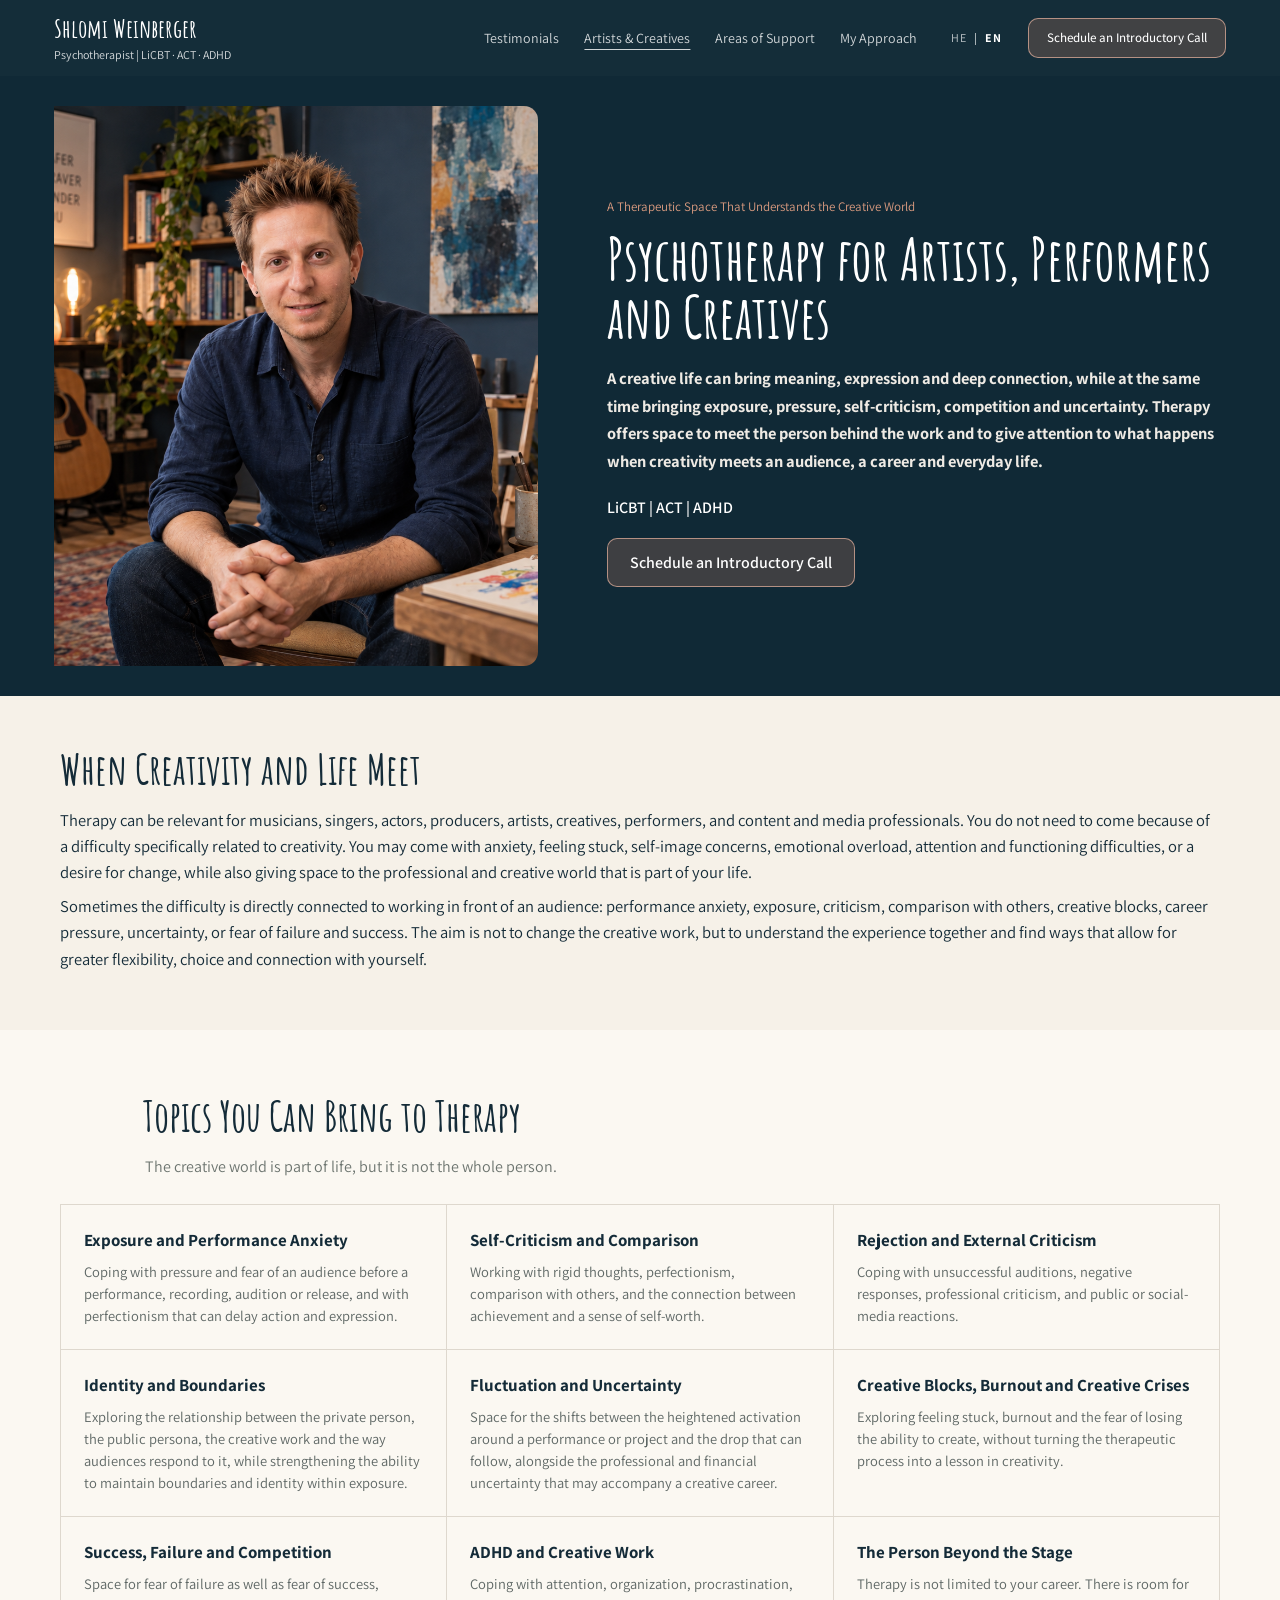
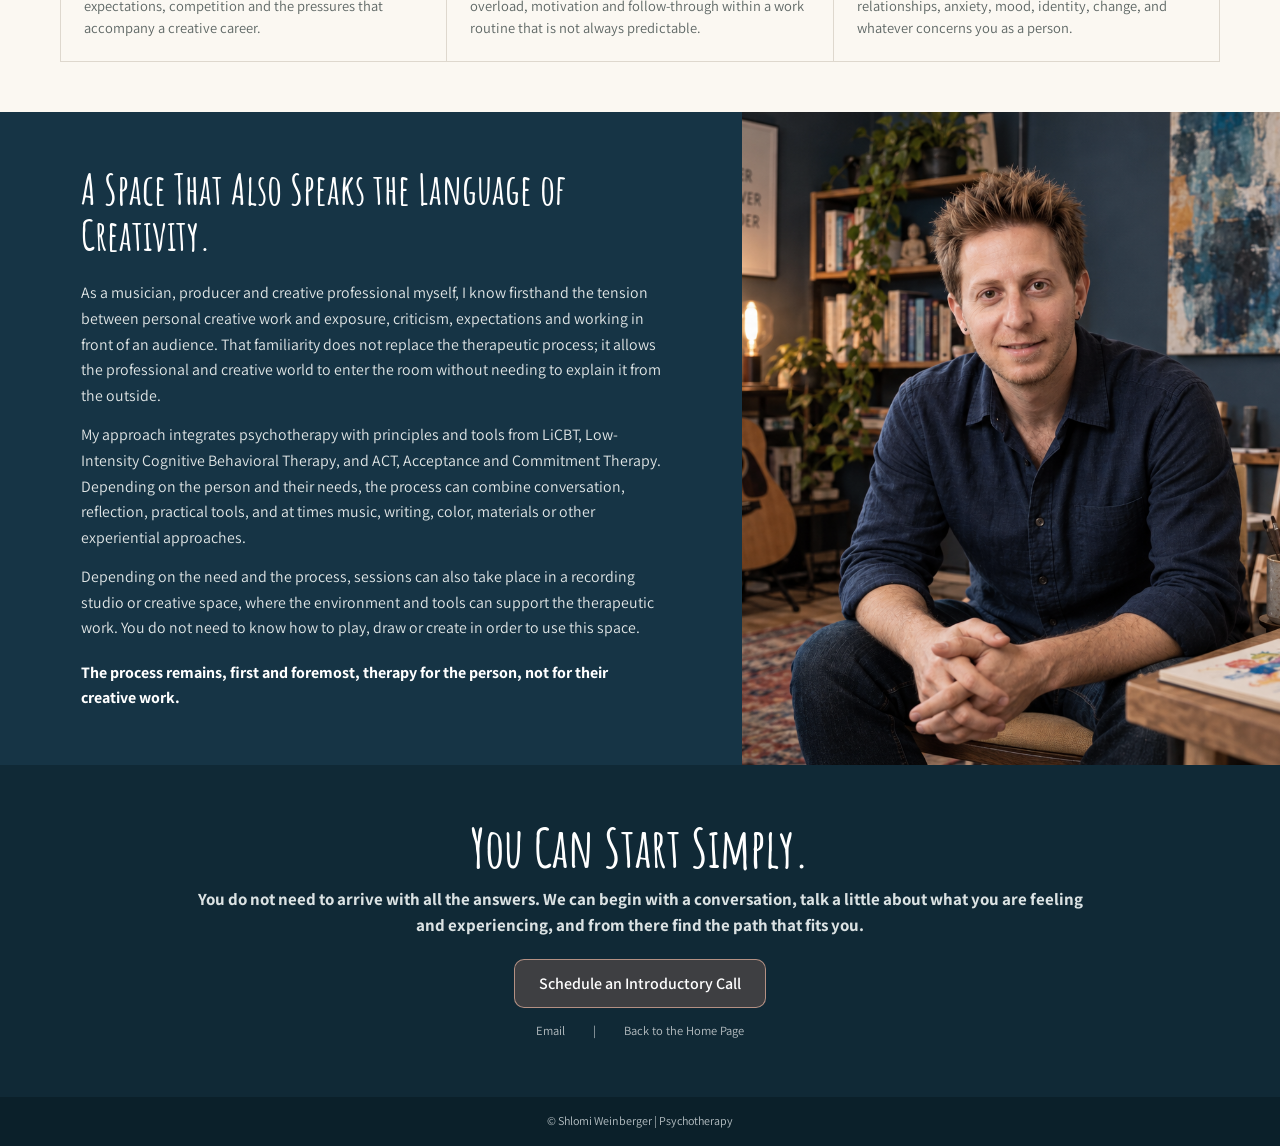
<file: en/artists/index.html>
<!DOCTYPE html>
<html dir="ltr" lang="en"><head><!-- V16.2 Mobile Polish --><meta charset="utf-8"/><meta content="width=device-width,initial-scale=1" name="viewport"/><meta content="טיפול רגשי לאמנים, מוזיקאים, שחקנים, יוצרים ואנשי במה עם שלומי וינברגר. התמודדות עם חרדת ביצוע, דחייה וביקורת, זהות, שחיקה, חסמים יצירתיים והלחצים של קריירה יצירתית." name="description"/><meta content="index,follow,max-image-preview:large" name="robots"/><link href="https://shlomitherapy.pages.dev/en/artists/" rel="canonical"/><link href="https://shlomitherapy.pages.dev/artists/" hreflang="he" rel="alternate"/><link href="https://shlomitherapy.pages.dev/en/artists/" hreflang="en" rel="alternate"/><link href="https://shlomitherapy.pages.dev/en/artists/" hreflang="x-default" rel="alternate"/><meta content="he_IL" property="og:locale"/><meta content="website" property="og:type"/><meta content="שלומי וינברגר" property="og:site_name"/><meta content="טיפול רגשי לאמנים, אנשי במה ויוצרים | שלומי וינברגר" property="og:title"/><meta content="מרחב טיפולי לאמנים ואנשי יצירה המתמודדים עם חשיפה, חרדת ביצוע, ביקורת עצמית, חסמים, תחרותיות והלחצים של חיים יצירתיים." property="og:description"/><meta content="https://shlomitherapy.pages.dev/en/artists/" property="og:url"/><meta content="https://shlomitherapy.pages.dev/assets/hero.png" property="og:image"/><meta content="summary_large_image" name="twitter:card"/><title>Psychotherapy for Artists &amp; Creatives | Shlomi Weinberger</title><link href="styles.css" rel="stylesheet"/><script type="application/ld+json">{"@context":"https://schema.org","@graph":[{"@type":"WebPage","@id":"https://shlomitherapy.pages.dev/en/artists/#page","url":"https://shlomitherapy.pages.dev/en/artists/","name":"טיפול רגשי לאמנים, אנשי במה ויוצרים","inLanguage":"he-IL","isPartOf":{"@id":"https://shlomitherapy.pages.dev/#website"}},{"@type":"Service","name":"טיפול רגשי לאמנים, אנשי במה ויוצרים","serviceType":"פסיכותרפיה וטיפול רגשי לאמנים ואנשי במה","provider":{"@type":"Person","name":"שלומי וינברגר","jobTitle":"פסיכותרפיסט קוגניטיבי התנהגותי ורגשי"},"areaServed":"IL"}]}</script></head><body>
<header><a class="brand" href="../index.html"><b>Shlomi Weinberger</b><small>Psychotherapist | LiCBT · ACT · ADHD</small></a><nav id="site-nav"><a href="../index.html#approach">My Approach</a><a href="../index.html#areas">Areas of Support</a><a aria-current="page" href="index.html">Artists &amp; Creatives</a><a href="../index.html#reviews">Testimonials</a></nav><div aria-label="Language" class="langSwitch"><a href="../../artists/index.html">HE</a> | <b>EN</b></div><button aria-controls="site-nav" aria-expanded="false" aria-label="Open menu" class="menuToggle" type="button"><span></span><span></span><span></span></button><a class="btn small" href="https://api.whatsapp.com/send?phone=972528469489" rel="noopener" target="_blank">Schedule an Introductory Call</a></header>
<main id="top">
<section class="artistHeroSite"><div class="artistHeroText"><span class="artistKicker">A Therapeutic Space That Understands the Creative World</span><h1>Psychotherapy for Artists, Performers and Creatives</h1><p class="artistLead"><b>A creative life can bring meaning, expression and deep connection, while at the same time bringing exposure, pressure, self-criticism, competition and uncertainty. Therapy offers space to meet the person behind the work and to give attention to what happens when creativity meets an audience, a career and everyday life.</b></p><div class="credentials">LiCBT | ACT | ADHD</div><a class="btn" href="https://api.whatsapp.com/send?phone=972528469489" rel="noopener" target="_blank">Schedule an Introductory Call</a></div><div class="artistHeroImage"><img alt="שלומי וינברגר במרחב טיפולי המשלב מוזיקה ויצירה" src="assets/hero.png"/></div></section>
<section class="artistIntro"><div><h2>When Creativity and Life Meet</h2><p>Therapy can be relevant for musicians, singers, actors, producers, artists, creatives, performers, and content and media professionals. You do not need to come because of a difficulty specifically related to creativity. You may come with anxiety, feeling stuck, self-image concerns, emotional overload, attention and functioning difficulties, or a desire for change, while also giving space to the professional and creative world that is part of your life.</p><p>Sometimes the difficulty is directly connected to working in front of an audience: performance anxiety, exposure, criticism, comparison with others, creative blocks, career pressure, uncertainty, or fear of failure and success. The aim is not to change the creative work, but to understand the experience together and find ways that allow for greater flexibility, choice and connection with yourself.</p></div></section>
<section class="artistAreas"><div class="sectionHead"><h2>Topics You Can Bring to Therapy</h2><p>The creative world is part of life, but it is not the whole person.</p></div><div class="artistGridSite"><article><b>Exposure and Performance Anxiety</b><p>Coping with pressure and fear of an audience before a performance, recording, audition or release, and with perfectionism that can delay action and expression.</p></article><article><b>Self-Criticism and Comparison</b><p>Working with rigid thoughts, perfectionism, comparison with others, and the connection between achievement and a sense of self-worth.</p></article><article><b>Rejection and External Criticism</b><p>Coping with unsuccessful auditions, negative responses, professional criticism, and public or social-media reactions.</p></article><article><b>Identity and Boundaries</b><p>Exploring the relationship between the private person, the public persona, the creative work and the way audiences respond to it, while strengthening the ability to maintain boundaries and identity within exposure.</p></article><article><b>Fluctuation and Uncertainty</b><p>Space for the shifts between the heightened activation around a performance or project and the drop that can follow, alongside the professional and financial uncertainty that may accompany a creative career.</p></article><article><b>Creative Blocks, Burnout and Creative Crises</b><p>Exploring feeling stuck, burnout and the fear of losing the ability to create, without turning the therapeutic process into a lesson in creativity.</p></article><article><b>Success, Failure and Competition</b><p>Space for fear of failure as well as fear of success, expectations, competition and the pressures that accompany a creative career.</p></article><article><b>ADHD and Creative Work</b><p>Coping with attention, organization, procrastination, overload, motivation and follow-through within a work routine that is not always predictable.</p></article><article><b>The Person Beyond the Stage</b><p>Therapy is not limited to your career. There is room for relationships, anxiety, mood, identity, change, and whatever concerns you as a person.</p></article></div></section>
<section class="artistStudio"><div class="artistStudioText"><h2>A Space That Also Speaks the Language of Creativity.</h2><p>As a musician, producer and creative professional myself, I know firsthand the tension between personal creative work and exposure, criticism, expectations and working in front of an audience. That familiarity does not replace the therapeutic process; it allows the professional and creative world to enter the room without needing to explain it from the outside.</p><p>My approach integrates psychotherapy with principles and tools from LiCBT, Low-Intensity Cognitive Behavioral Therapy, and ACT, Acceptance and Commitment Therapy. Depending on the person and their needs, the process can combine conversation, reflection, practical tools, and at times music, writing, color, materials or other experiential approaches.</p><p>Depending on the need and the process, sessions can also take place in a recording studio or creative space, where the environment and tools can support the therapeutic work. You do not need to know how to play, draw or create in order to use this space.</p><strong>The process remains, first and foremost, therapy for the person, not for their creative work.</strong></div><div class="artistStudioImage"><img alt="סטודיו ומרחב יצירתי כחלק מהסביבה הטיפולית" src="assets/hero.png"/></div></section>
<section class="contact"><h2>You Can Start Simply.</h2><p><b>You do not need to arrive with all the answers. We can begin with a conversation, talk a little about what you are feeling and experiencing, and from there find the path that fits you.</b></p><a class="btn light" href="https://api.whatsapp.com/send?phone=972528469489" rel="noopener" target="_blank">Schedule an Introductory Call</a><div class="contactLinks"><a href="../index.html">Back to the Home Page</a><span>|</span><a href="mailto:shlomiweinberger1@gmail.com">Email</a></div></section>
</main><footer>© Shlomi Weinberger | Psychotherapy</footer><script>
(()=>{const b=document.querySelector('.menuToggle'),n=document.querySelector('header nav');if(!b||!n)return;const close=()=>{document.body.classList.remove('menuOpen');b.setAttribute('aria-expanded','false');b.setAttribute('aria-label','Open menu')};b.addEventListener('click',()=>{const open=document.body.classList.toggle('menuOpen');b.setAttribute('aria-expanded',String(open));b.setAttribute('aria-label',open?'Close menu':'Open menu')});n.querySelectorAll('a').forEach(a=>a.addEventListener('click',close));document.addEventListener('keydown',e=>{if(e.key==='Escape')close()});})();
</script></body></html>
</file>
<file: styles.css>
@import url('https://fonts.googleapis.com/css2?family=Assistant:wght@300;400;500;600;700&family=Amatic+SC:wght@400;700&display=swap');
:root{--ink:#142b38;--blue:#163445;--deep:#102936;--cream:#f6f1e8;--paper:#fbf8f2;--rust:#c96845;--muted:#6c746f}*{box-sizing:border-box}html{scroll-behavior:smooth}body{margin:0;background:var(--paper);color:var(--ink);font-family:'Assistant',Arial,sans-serif;line-height:1.62}a{color:inherit;text-decoration:none}header{height:76px;background:rgba(16,41,54,.98);color:#fff;display:flex;align-items:center;gap:32px;padding:0 5vw;position:sticky;top:0;z-index:10}.brand{margin-left:auto;line-height:1.1}.brand b{font-family:'Amatic SC',cursive;font-size:24px}.brand small{display:block;font-size:10px;margin-top:5px;opacity:.76}nav{display:flex;gap:23px;font-size:14px}nav a{opacity:.8}nav a:hover{opacity:1}.btn{display:inline-block;background:var(--rust);color:#fff;padding:13px 25px;border-radius:999px;font-weight:600}.btn.small{padding:10px 19px;font-size:13px}.hero{min-height:535px;background:var(--deep);color:#fff;display:grid;grid-template-columns:43% 57%;direction:ltr}.heroText{direction:rtl;padding:42px 7vw 40px 4vw;display:flex;flex-direction:column;align-items:flex-start;justify-content:center}.eyebrow{color:#d99a7f;font-size:13px}.hero h1{font-family:'Amatic SC',cursive;font-size:61px;line-height:1;margin:10px 0 14px}.hero p{font-size:16.5px;max-width:545px;color:#eeeae4;margin:6px 0}.heroSub{opacity:.86}.credentials{font-weight:600;margin:12px 0 17px}.quick{display:flex;gap:10px;margin-top:13px;font-size:13px;opacity:.72}.heroImage{overflow:hidden}.heroImage img{width:100%;height:100%;object-fit:cover;object-position:center}.sectionNo{font-size:12px;color:var(--rust)}.intro{padding:50px 10vw;display:grid;grid-template-columns:65px minmax(0,900px);justify-content:center;gap:22px;background:var(--cream)}.intro h2,.method h2,.about h2,.studio h2,.contact h2{font-family:'Amatic SC',cursive;font-size:40px;line-height:1.12;margin:0 0 15px}.intro h2 em{font-style:normal;color:var(--rust)}.intro p{font-size:16.5px;margin:9px 0}.intro strong{display:block;border-right:3px solid var(--rust);padding-right:16px;margin-top:15px;font-size:17px}.areas{padding:50px 6vw}.sectionHead{text-align:center;margin-bottom:24px}.sectionHead span{color:var(--rust);font-size:12px}.sectionHead h2{font-family:'Amatic SC',cursive;font-size:42px;margin:3px}.sectionHead p{color:var(--muted);margin:5px}.grid{max-width:1200px;margin:auto;display:grid;grid-template-columns:repeat(4,1fr);gap:1px;background:#ded8ce;border:1px solid #ded8ce}.grid article{background:var(--paper);padding:20px 21px}.grid b{font-size:17px}.grid p{color:#5d6664;margin:7px 0 0;font-size:14.5px;line-height:1.5}.approachStudio{display:grid;grid-template-columns:42% 58%;background:#fff}.method{padding:48px 5vw 48px 7vw;display:flex;flex-direction:column;justify-content:center}.method p{font-size:16px;margin:7px 0}.method strong{font-size:16px;margin-top:9px}.studio{display:grid;grid-template-columns:44% 56%;background:var(--blue);color:#fff;min-height:455px}.studioImg{overflow:hidden}.studioImg img{width:100%;height:100%;object-fit:cover;object-position:center;filter:saturate(.85)}.studioText{padding:42px 4vw;display:flex;flex-direction:column;justify-content:center}.studioText>span{color:#e1a38c;font-size:12px}.studioText p{font-size:15.5px;color:#e2e7e7;margin:7px 0}.about{padding:50px 10vw;display:grid;grid-template-columns:1fr 1.7fr;gap:45px;background:#fff}.about>div:last-child{font-size:16.5px}.about p{margin:7px 0}.note{margin-top:15px;padding:14px;border:1px solid #d8d2c7}.note small{color:#777}.reviews{padding:50px 6vw;background:var(--cream)}.reviewGrid{max-width:1200px;margin:auto;display:grid;grid-template-columns:repeat(3,1fr);gap:14px}.reviewGrid blockquote{margin:0;background:#fff;padding:21px;font-family:'Amatic SC',cursive;font-size:20px;line-height:1.5;border-top:3px solid var(--rust)}.reviewGrid cite{display:block;font-family:'Assistant';font-size:13px;font-style:normal;margin-top:14px;color:#777}.contact{text-align:center;background:var(--deep);color:#fff;padding:52px 20px}.contact>span{color:#dfa38b}.contact h2{font-size:56px;margin:6px}.contact p{max-width:700px;margin:10px auto 20px;color:#dbe2e3;font-size:16.5px}.contactLinks{display:flex;justify-content:center;gap:28px;margin-top:20px;font-size:14px;opacity:.8}footer{text-align:center;padding:15px;background:#0b202a;color:#b7c0c4;font-size:12px}
@media(max-width:1100px){.grid{grid-template-columns:repeat(2,1fr)}.approachStudio{grid-template-columns:1fr}.method{padding:50px 8vw}.studio{min-height:410px}}
@media(max-width:900px){header{height:65px;padding:0 18px}.brand small{font-size:8.5px}nav{display:none}.brand{margin-left:auto}.btn.small{font-size:11px;padding:9px 12px}.hero{grid-template-columns:1fr;min-height:0}.heroImage{grid-row:1;height:46vh;min-height:340px}.heroText{grid-row:2;padding:38px 24px 45px}.hero h1{font-size:59px}.hero p{font-size:16px}.intro,.about{grid-template-columns:1fr;padding:48px 24px;gap:12px}.intro h2,.method h2,.about h2,.studio h2{font-size:43px}.areas{padding:48px 18px}.studio{grid-template-columns:1fr}.studioImg{height:320px}.studioText{padding:40px 24px}.reviewGrid{grid-template-columns:1fr}.reviews{padding:48px 18px}.contact h2{font-size:49px}.contactLinks{flex-direction:column;gap:4px}.quick{flex-wrap:wrap}}
@media(max-width:560px){.grid{grid-template-columns:1fr}.hero h1{font-size:54px}}

/* V5 refinements */
.oneLineTitle{white-space:nowrap;font-size:clamp(30px,3.15vw,52px);line-height:1.12}
.methodTags{margin-top:24px;padding-top:18px;border-top:1px solid rgba(255,255,255,.2);font-weight:700;letter-spacing:.01em;line-height:1.9}
.fullReviews{grid-template-columns:repeat(2,minmax(0,1fr));align-items:start}
.fullReviews blockquote{height:auto;min-height:0}
.fullReviews cite{display:block;margin-top:18px}
@media(max-width:900px){.oneLineTitle{white-space:normal}.fullReviews{grid-template-columns:1fr}}

/* V6 refinements */
.heroOneLine{white-space:nowrap;font-size:clamp(39px,4.15vw,64px)!important;letter-spacing:-.015em}
.psychotherapy{padding:42px 10vw;background:#fff;display:grid;grid-template-columns:65px minmax(0,1080px);justify-content:center;gap:22px}
.psychotherapy h2{font-family:'Amatic SC',cursive;font-size:40px;line-height:1.1;margin:0 0 12px}
.psychotherapy p{font-size:16.5px;max-width:1080px;margin:7px 0}
.intro{grid-template-columns:65px minmax(0,1080px)}
.intro>div{max-width:1080px}
.intro p{max-width:1080px}
.areasIntro{max-width:1050px;margin:0 auto 28px}
.areasIntro .lead{font-size:16.5px;line-height:1.62;color:var(--ink);margin:8px auto;max-width:1020px}
@media(max-width:900px){.heroOneLine{white-space:normal;font-size:54px!important}.psychotherapy{grid-template-columns:1fr;padding:42px 24px;gap:10px}.psychotherapy h2{font-size:43px}.oneLineTitle{white-space:normal}.areasIntro .lead{font-size:16px}}

/* V7 hero: Hebrew reading flow, text on right and image on left */
.heroV7{grid-template-columns:55% 45%;direction:rtl;min-height:690px;align-items:stretch}
.heroV7 .heroText{direction:rtl;grid-column:1;padding:42px 5.5vw 34px 4vw;justify-content:center;align-items:flex-start}
.heroV7 .heroImage{grid-column:2;grid-row:1;direction:ltr}
.heroV7 .eyebrow{display:none}
.heroName{font-family:'Amatic SC',cursive;font-size:clamp(50px,4.8vw,72px)!important;line-height:.95!important;margin:0 0 8px!important;white-space:nowrap}
.heroRole{font-family:'Assistant',Arial,sans-serif;font-size:clamp(20px,1.65vw,27px);line-height:1.25;margin:0 0 17px;font-weight:500;color:#f2eee8}
.heroStatement{max-width:700px!important;font-size:16.5px!important;line-height:1.7!important;margin:0 0 5px!important}
.heroV7 .credentials{margin:9px 0 14px}
.heroV7 .quick{margin-top:10px}
.psychotherapyInline{width:100%;max-width:760px;margin-top:24px;padding-top:20px;border-top:1px solid rgba(255,255,255,.18)}
.psychotherapyInline .sectionNo{display:block;margin-bottom:3px;color:#d99a7f}
.psychotherapyInline h3{font-family:'Amatic SC',cursive;font-size:31px;line-height:1.1;margin:0 0 7px;color:#fff}
.psychotherapyInline p{font-size:14.5px!important;line-height:1.55!important;color:#dce3e3!important;max-width:740px!important;margin:5px 0!important}
@media(max-width:900px){
 .heroV7{display:flex;flex-direction:column;min-height:0}
 .heroV7 .heroText{order:1;padding:36px 24px 28px}
 .heroV7 .heroImage{order:2;height:46vh;min-height:340px}
 .heroName{font-size:58px!important;white-space:normal}
 .heroRole{font-size:21px}
 .heroStatement{font-size:16px!important}
 .psychotherapyInline{margin-top:24px;padding-top:20px}
 .psychotherapyInline h3{font-size:34px}
 .psychotherapyInline p{font-size:15px!important}
}

/* V8 — tighter editorial hero, calmer CTA, RTL navigation */
:root{--rust:#b87963;--rust-dark:#a96550;--softline:rgba(255,255,255,.14)}
header{gap:26px;justify-content:flex-start;padding:0 4.2vw;direction:rtl}
.brand{margin:0;flex:0 0 auto;min-width:max-content}
nav{margin-left:auto;margin-right:8px;direction:rtl;gap:25px}
header>.btn.small{margin-right:0;background:transparent;border:1px solid rgba(232,190,172,.68);color:#f1ddd5;padding:9px 18px;font-weight:500}
header>.btn.small:hover{background:rgba(184,121,99,.12);border-color:#e2b09e}
.btn{background:var(--rust);padding:11px 22px;border-radius:10px;font-weight:600;transition:.2s ease}
.btn:hover{background:var(--rust-dark);transform:translateY(-1px)}
.heroV7{grid-template-columns:58% 42%;min-height:680px}
.heroV7 .heroText{padding:44px 6.3vw 38px 6vw;justify-content:center;align-items:stretch}
.heroV7 .heroImage{margin:30px 0 30px 3vw;min-height:620px;border-radius:0 14px 14px 0;overflow:hidden}
.heroV7 .heroImage img{object-position:center 42%}
.heroName{font-size:clamp(48px,4.1vw,66px)!important;margin-bottom:8px!important}
.heroRole{font-size:clamp(19px,1.45vw,24px);margin-bottom:14px}
.heroStatement{max-width:760px!important;font-size:16px!important;line-height:1.66!important;margin:0!important;font-weight:400}
.heroStatement b{font-weight:500}
.heroV7 .credentials{margin:11px 0 13px;font-size:14px}
.heroV7>.heroText>.btn{align-self:flex-start;background:transparent;border:1px solid rgba(232,190,172,.7);color:#f4e3dc}
.heroV7>.heroText>.btn:hover{background:rgba(184,121,99,.13)}
.heroV7 .quick{margin:9px 0 0;font-size:12.5px;opacity:.76}
.psychotherapyInline{max-width:790px;margin-top:20px;padding:17px 0 0;border-top:1px solid var(--softline)}
.psychotherapyInline .sectionNo{display:none}
.psychotherapyInline h3{font-size:29px;margin:0 0 6px}
.psychotherapyInline p{font-size:14px!important;line-height:1.52!important;max-width:790px!important;margin:4px 0!important}
.contact{padding:58px 20px 62px}
.contact>span{display:none}
.contact h2{font-family:'Amatic SC',cursive;font-size:54px;margin:0 0 9px}
.contact p{max-width:780px;margin:0 auto 22px;font-size:17px;line-height:1.7}
.contact .btn.light{background:transparent;border:1px solid rgba(232,190,172,.72);color:#f5e6df;padding:11px 24px}
.contact .btn.light:hover{background:rgba(184,121,99,.13)}
.contactLinks{margin-top:13px;font-size:12.5px;opacity:.7;direction:rtl}
@media(max-width:1100px){.heroV7{grid-template-columns:56% 44%}.heroV7 .heroText{padding-right:4.5vw;padding-left:4.5vw}.heroV7 .heroImage{margin-left:2vw}}
@media(max-width:900px){header{direction:rtl;justify-content:space-between}.brand{margin:0}.heroV7{display:flex}.heroV7 .heroText{order:1;padding:34px 24px 30px}.heroV7 .heroImage{order:2;margin:0;height:46vh;min-height:340px;border-radius:0}.psychotherapyInline{max-width:none}.contact h2{font-size:48px}.contact p{font-size:16px}}

/* V9 — coherent text blocks across the entire site */
body{line-height:1.68}
.heroV7 .heroText{padding-top:40px;padding-bottom:40px}
.heroName,.heroRole,.heroStatement,.credentials,.psychotherapyInline{width:100%;max-width:760px}
.heroStatement{font-size:16.5px!important;line-height:1.72!important;text-wrap:pretty}
.psychotherapyInline{margin-top:22px;padding-top:18px}
.psychotherapyInline h3{margin-bottom:9px}
.psychotherapyInline p{font-size:14.5px!important;line-height:1.62!important;margin:0 0 8px!important;text-wrap:pretty}

.intro{grid-template-columns:42px minmax(0,1080px);gap:18px;padding-top:56px;padding-bottom:56px}
.intro>div{width:100%}
.intro h2{margin-bottom:20px;text-wrap:balance}
.intro p{font-size:16.5px;line-height:1.72;margin:0 0 12px;text-wrap:pretty}
.intro strong{max-width:1000px;margin-top:18px;line-height:1.65}

.areasIntro{max-width:1080px;margin-bottom:32px}
.areasIntro h2{margin-bottom:13px}
.areasIntro .lead{max-width:1000px;line-height:1.72;margin:0 auto 11px;text-align:right;text-wrap:pretty}
.grid article{padding:23px 23px 22px}
.grid b{display:block;line-height:1.35;margin-bottom:8px}
.grid p{margin:0;font-size:14.5px;line-height:1.58;text-wrap:pretty}

.method{padding-top:56px;padding-bottom:56px}
.method h2{margin-bottom:17px}
.method p{max-width:640px;font-size:16px;line-height:1.7;margin:0 0 11px;text-wrap:pretty}
.method strong{display:block;max-width:640px;line-height:1.65;margin-top:4px}
.methodTags{max-width:640px;margin-top:22px}
.studioText{padding-top:48px;padding-bottom:48px}
.studioText h2{margin:6px 0 18px}
.studioText p{max-width:620px;font-size:15.5px;line-height:1.68;margin:0 0 11px;text-wrap:pretty}

.sectionHead{max-width:1000px;margin-left:auto;margin-right:auto}
.reviewGrid blockquote{font-size:19px;line-height:1.58;padding:25px 27px;text-wrap:pretty}
.contact p{max-width:820px;line-height:1.72;text-wrap:pretty}

@media(max-width:900px){
 .heroName,.heroRole,.heroStatement,.credentials,.psychotherapyInline{max-width:none}
 .intro{grid-template-columns:1fr;gap:8px;padding:46px 24px}
 .intro p{font-size:16px}
 .areasIntro .lead{text-align:right}
 .method p,.method strong,.methodTags,.studioText p{max-width:none}
}


/* V10 — alignment and typography polish */
:root{--page-edge:4.2vw}
/* Header and hero now share one exact RTL edge */
header{padding-right:var(--page-edge);padding-left:var(--page-edge)}
.heroV7 .heroText{padding-right:var(--page-edge);padding-left:5.4vw}
.heroName,.heroRole,.heroStatement,.credentials,.psychotherapyInline{max-width:800px}

/* Remove decorative section numbering completely */
.sectionNo,.sectionHead>span,.studioText>span{display:none!important}

/* Slightly tighter rhythm so copy reads as deliberate text blocks */
body{line-height:1.58}
.heroStatement{line-height:1.58!important}
.heroV7 .credentials{margin:9px 0 11px}
.heroV7 .quick{margin-top:8px}
.psychotherapyInline{margin-top:18px;padding-top:16px}
.psychotherapyInline h3{margin-bottom:7px}
.psychotherapyInline p{line-height:1.48!important;margin:0 0 6px!important}

/* Main editorial copy: wider, tighter, predictable blocks */
.intro{grid-template-columns:minmax(0,1160px);padding:48px 8vw;gap:0}
.intro h2{margin-bottom:16px}
.intro p{line-height:1.58;margin:0 0 9px}
.intro strong{line-height:1.52;margin-top:14px}
.oneLineTitle{font-size:clamp(28px,2.55vw,45px);white-space:nowrap}

.areas{padding-top:46px;padding-bottom:46px}
.areasIntro{margin-bottom:26px}
.areasIntro h2{margin-bottom:11px}
.areasIntro .lead{line-height:1.58;margin-bottom:8px}
.grid article{padding:21px 23px 20px}
.grid p{line-height:1.5}

.method{padding-top:50px;padding-bottom:50px}
.method h2{margin-bottom:14px}
.method p{line-height:1.58;margin-bottom:8px}
.method strong{line-height:1.52}
.methodTags{margin-top:18px;padding-top:15px;line-height:1.6}
.studioText{padding-top:44px;padding-bottom:44px}
.studioText h2{margin-top:0;margin-bottom:14px}
.studioText p{line-height:1.55;margin-bottom:8px}

.reviewGrid blockquote{line-height:1.5}
.contact{padding-top:52px;padding-bottom:56px}
.contact p{max-width:900px;line-height:1.55;margin-bottom:20px}

@media(max-width:1250px){
 .oneLineTitle{font-size:clamp(28px,2.35vw,39px)}
}
@media(max-width:1000px){
 .oneLineTitle{white-space:normal;text-wrap:balance;max-width:760px}
}
@media(max-width:900px){
 :root{--page-edge:24px}
 header{padding-right:18px;padding-left:18px}
 .heroV7 .heroText{padding-right:24px;padding-left:24px}
 .intro{padding:44px 24px}
 .intro p{line-height:1.58}
 .oneLineTitle{white-space:normal;text-wrap:balance}
}

/* V11 — one site grid, warmer CTAs, refined testimonials */
:root{--content-max:1160px;--cta-wash:rgba(184,121,99,.28);--cta-wash-hover:rgba(184,121,99,.38)}

/* Header and hero share the same outer edges. The left CTA now lines up with the image. */
header{padding-inline:var(--page-edge)}
.heroV7 .heroImage{margin-left:var(--page-edge)}
header>.btn.small,
.heroV7>.heroText>.btn,
.contact .btn.light{background:var(--cta-wash);border:1px solid rgba(226,176,158,.72);color:#fff}
header>.btn.small:hover,
.heroV7>.heroText>.btn:hover,
.contact .btn.light:hover{background:var(--cta-wash-hover);border-color:#e2b09e}

/* One editorial grid for the light sections */
.intro{display:block;padding:46px var(--page-edge)}
.intro>div{width:min(100%,var(--content-max));max-width:var(--content-max);margin:0 auto}
.intro h2,.intro p,.intro strong{max-width:none}

.areas{padding:46px var(--page-edge)}
.areasIntro{width:min(100%,var(--content-max));max-width:var(--content-max);margin:0 auto 25px}
.areasIntro .lead{max-width:none;width:100%;margin-right:0;margin-left:0}
.grid{width:min(100%,var(--content-max));max-width:var(--content-max)}

/* Keep the headline visually deliberate instead of a stray half-line */
.oneLineTitle{max-width:var(--content-max);text-wrap:balance}

/* Testimonials: one calm editorial field, all four visible */
.reviews{padding:48px var(--page-edge) 54px}
.reviews .sectionHead{width:min(100%,var(--content-max));max-width:var(--content-max);margin:0 auto 25px}
.reviews .sectionHead h2{margin-bottom:4px}
.fullReviews{width:min(100%,var(--content-max));max-width:var(--content-max);grid-template-columns:repeat(2,minmax(0,1fr));gap:0;background:rgba(20,43,56,.13);border:1px solid rgba(20,43,56,.13)}
.fullReviews blockquote{position:relative;background:rgba(255,255,255,.56);border:0;margin:0;padding:32px 34px 28px;font-family:'Assistant',Arial,sans-serif;font-size:16px;line-height:1.62;color:#344851;min-height:100%;text-wrap:pretty}
.fullReviews blockquote:nth-child(odd){border-left:1px solid rgba(20,43,56,.13)}
.fullReviews blockquote:nth-child(-n+2){border-bottom:1px solid rgba(20,43,56,.13)}
.fullReviews blockquote::before{content:none;display:none}
.fullReviews cite{font-family:'Assistant',Arial,sans-serif;font-size:13px;font-weight:600;color:#7b716b;margin-top:18px}

/* Slightly calmer vertical rhythm between the aligned sections */
.intro p,.areasIntro .lead{line-height:1.54}
.intro p{margin-bottom:8px}

@media(max-width:900px){
 .heroV7 .heroImage{margin-left:0}
 .intro,.areas,.reviews{padding-left:24px;padding-right:24px}
 .fullReviews{grid-template-columns:1fr}
 .fullReviews blockquote{border-left:0!important;border-bottom:1px solid rgba(20,43,56,.13)!important;padding:27px 25px 24px;font-size:15.5px}
 .fullReviews blockquote:last-child{border-bottom:0!important}
}


/* V13 — nine treatment areas in a balanced 3x3 desktop grid */
@media(min-width:1101px){.areas .grid{grid-template-columns:repeat(3,minmax(0,1fr))}}

/* V14: artists page and SEO content links */
.areaLink{color:inherit;text-decoration:none;display:block;height:100%}.areaLink:hover b{text-decoration:underline;text-underline-offset:4px}.moreLink{display:inline-block;margin-top:.65rem;font-weight:700;color:var(--navy,#16323b);text-decoration:underline;text-underline-offset:4px}.artistsHero{max-width:1240px;margin:0 auto;padding:84px 5vw 58px}.artistsHero .eyebrow{display:block;margin-bottom:14px}.artistsHero h1{font-size:clamp(2.4rem,5vw,5rem);line-height:1.04;max-width:1000px;margin:0 0 24px}.artistsHero .lead{font-size:clamp(1.12rem,1.6vw,1.42rem);line-height:1.7;max-width:900px}.artistsContent{max-width:1240px;margin:0 auto;padding:20px 5vw 80px}.artistsContent h2{font-size:clamp(1.8rem,3vw,3rem);margin:0 0 22px}.artistsContent p{max-width:900px;font-size:1.08rem;line-height:1.75}.artistsGrid{display:grid;grid-template-columns:repeat(3,1fr);gap:18px;margin:38px 0 68px}.artistsGrid article{padding:26px;border-top:1px solid rgba(20,45,54,.2);background:rgba(255,255,255,.18)}.artistsGrid b{font-size:1.14rem}.artistsGrid p{font-size:.98rem;line-height:1.65}.artistsCta{margin-top:60px;padding:46px;background:#173740;color:#f6f0e5}.artistsCta h2{color:inherit}.artistsCta p{color:inherit}.artistsCta .btn{margin-top:12px}.backHome{display:inline-block;margin-top:24px;color:inherit}
@media(max-width:820px){.artistsHero{padding-top:52px}.artistsGrid{grid-template-columns:1fr}.artistsCta{padding:30px 22px}}


/* V14.1 — precise sticky-header anchors and artists page in the same visual system */
section[id], .method[id]{scroll-margin-top:92px}
.artistHeroSite{background:var(--deep);color:#fff;display:grid;grid-template-columns:58% 42%;direction:rtl;min-height:620px}
.artistHeroText{padding:70px 6.3vw 58px 6vw;display:flex;flex-direction:column;justify-content:center;align-items:flex-start}
.artistKicker{font-size:13px;color:#d99a7f;margin-bottom:12px}
.artistHeroSite h1{font-family:'Amatic SC',cursive;font-size:clamp(48px,4.5vw,70px);line-height:1.02;margin:0 0 18px;max-width:760px}
.artistLead{font-size:16.5px;line-height:1.67;max-width:760px;color:#eeeae4;margin:0 0 8px}
.artistHeroImage{margin:30px 0 30px var(--page-edge);overflow:hidden;border-radius:0 14px 14px 0}
.artistHeroImage img{width:100%;height:100%;object-fit:cover;object-position:center 42%}
.artistIntro{background:var(--cream);padding:50px var(--page-edge)}
.artistIntro>div{width:min(100%,var(--content-max));margin:0 auto}
.artistIntro h2,.artistStudio h2{font-family:'Amatic SC',cursive;font-size:42px;line-height:1.1;margin:0 0 15px}
.artistIntro p{font-size:16.5px;line-height:1.58;margin:8px 0}
.artistAreas{padding:50px var(--page-edge);background:var(--paper)}
.artistAreas .sectionHead{width:min(100%,var(--content-max));margin:0 auto 25px}
.artistGridSite{width:min(100%,var(--content-max));margin:0 auto;display:grid;grid-template-columns:repeat(3,minmax(0,1fr));gap:1px;background:#ded8ce;border:1px solid #ded8ce}
.artistGridSite article{background:var(--paper);padding:22px 23px}
.artistGridSite b{font-size:17px}.artistGridSite p{font-size:14.5px;line-height:1.52;color:#5d6664;margin:7px 0 0}
.artistStudio{display:grid;grid-template-columns:58% 42%;background:var(--blue);color:#fff;min-height:470px}
.artistStudioText{padding:54px 6.3vw;display:flex;flex-direction:column;justify-content:center}
.artistStudioText p{font-size:15.8px;line-height:1.62;color:#e2e7e7;margin:7px 0;max-width:760px}.artistStudioText strong{margin-top:12px}
.artistStudioImage{overflow:hidden}.artistStudioImage img{width:100%;height:100%;object-fit:cover;object-position:center;filter:saturate(.85)}
@media(max-width:900px){section[id],.method[id]{scroll-margin-top:78px}.artistHeroSite{display:flex;flex-direction:column;min-height:0}.artistHeroText{order:1;padding:42px 24px 34px}.artistHeroImage{order:2;height:42vh;min-height:320px;margin:0;border-radius:0}.artistHeroSite h1{font-size:54px}.artistIntro,.artistAreas{padding:44px 24px}.artistGridSite{grid-template-columns:1fr}.artistStudio{grid-template-columns:1fr}.artistStudioText{padding:44px 24px}.artistStudioImage{height:320px}}

/* V14.2 — navigation clarity and artists integration */
.inlineArtistLink{color:inherit;font-weight:700;text-underline-offset:3px}.inlineArtistLink:hover{text-decoration-thickness:2px}nav a[aria-current="page"]{color:#fff;text-decoration:underline;text-underline-offset:6px}


/* V14.3 — local-safe navigation + identical CTA treatment on artists page */
.artistHeroSite .btn{background:var(--cta-wash);border:1px solid rgba(226,176,158,.72);color:#fff}
.artistHeroSite .btn:hover{background:var(--cta-wash-hover);border-color:#e2b09e}

/* V15 — artists hero uses the exact same content edge and CTA language as Home */
.artistHeroText{padding-right:var(--page-edge);padding-left:5.4vw;align-items:stretch}
.artistHeroText .artistKicker,.artistHeroText h1,.artistHeroText .artistLead,.artistHeroText .credentials{width:100%;max-width:800px}
.artistHeroText>.btn{align-self:flex-start;background:var(--cta-wash);border:1px solid rgba(226,176,158,.72);color:#fff}
@media(max-width:900px){.artistHeroText{padding-right:24px;padding-left:24px;align-items:stretch}}


/* V16 — Mobile polish: navigation, scale, rhythm and compact contact layout */
.menuToggle{display:none;background:transparent;border:0;color:#fff;width:38px;height:38px;padding:8px;cursor:pointer;flex:0 0 auto}
.menuToggle span{display:block;width:22px;height:1.5px;background:currentColor;margin:5px auto;transition:transform .2s ease,opacity .2s ease}

@media(max-width:900px){
 :root{--mobile-edge:20px}
 body{font-size:15px;line-height:1.52}
 header{height:70px;padding:0 var(--mobile-edge);gap:10px;justify-content:flex-start;direction:rtl}
 .brand{margin:0;min-width:0;line-height:1.04;flex:1 1 auto}
 .brand b{font-size:23px;white-space:nowrap}
 .brand small{font-size:8px;margin-top:4px;white-space:nowrap}
 header>.btn.small{order:3;flex:0 0 auto;font-size:10.5px;padding:9px 12px;border-radius:9px;white-space:nowrap}
 .menuToggle{display:block;order:2}
 header nav{display:none;position:absolute;top:70px;right:0;left:0;margin:0;padding:10px var(--mobile-edge) 14px;background:rgba(16,41,54,.99);border-top:1px solid rgba(255,255,255,.10);box-shadow:0 10px 22px rgba(0,0,0,.16);gap:0;direction:rtl;z-index:20}
 body.menuOpen header nav{display:flex;flex-direction:column}
 header nav a{display:block;padding:11px 2px;border-bottom:1px solid rgba(255,255,255,.09);font-size:14px;opacity:.92}
 header nav a:last-child{border-bottom:0}
 body.menuOpen .menuToggle span:nth-child(1){transform:translateY(6.5px) rotate(45deg)}
 body.menuOpen .menuToggle span:nth-child(2){opacity:0}
 body.menuOpen .menuToggle span:nth-child(3){transform:translateY(-6.5px) rotate(-45deg)}
 section[id],.method[id]{scroll-margin-top:82px}

 .heroV7 .heroText{padding:32px var(--mobile-edge) 28px}
 .heroName{font-size:49px!important;line-height:.98!important;margin-bottom:7px!important}
 .heroRole{font-size:18px;line-height:1.28;margin-bottom:13px}
 .heroStatement{font-size:15px!important;line-height:1.56!important}
 .heroV7 .credentials{font-size:15px;margin:10px 0 13px}
 .heroV7>.heroText>.btn{padding:11px 18px;font-size:15px;align-self:flex-start}
 .quick{font-size:12.5px;gap:9px;margin-top:12px;flex-wrap:nowrap}
 .psychotherapyInline{margin-top:19px;padding-top:16px}
 .psychotherapyInline h3{font-size:31px;margin-bottom:7px}
 .psychotherapyInline p{font-size:14.5px!important;line-height:1.5!important;margin-bottom:7px!important}
 .heroV7 .heroImage{height:38vh;min-height:280px}

 .intro,.areas,.reviews{padding-left:var(--mobile-edge);padding-right:var(--mobile-edge)}
 .intro{padding-top:38px;padding-bottom:40px}
 .intro h2,.method h2,.about h2,.studio h2{font-size:37px}
 .oneLineTitle{font-size:34px!important;line-height:1.08;text-wrap:balance}
 .intro p{font-size:15px;line-height:1.52;margin-bottom:8px}
 .intro strong{font-size:15px;line-height:1.48;margin-top:13px;padding-right:13px}

 .areas{padding-top:40px;padding-bottom:40px}
 .sectionHead{margin-bottom:20px}
 .sectionHead h2{font-size:37px;line-height:1.08}
 .sectionHead p,.areasIntro .lead{font-size:15px;line-height:1.52}
 .areasIntro{margin-bottom:21px}
 .grid article{padding:17px 18px 16px}
 .grid b{font-size:16px}
 .grid p{font-size:14px;line-height:1.46;margin-top:5px}
 .moreLink{font-size:13.5px;margin-top:.5rem}

 .method{padding:40px var(--mobile-edge)}
 .method p,.method strong{font-size:15px;line-height:1.52}
 .methodTags{font-size:13.5px;margin-top:15px;padding-top:13px;line-height:1.55}
 .studioImg{height:275px}
 .studioText{padding:38px var(--mobile-edge)}
 .studioText p{font-size:14.5px;line-height:1.5}

 .reviews{padding-top:40px;padding-bottom:44px}
 .fullReviews blockquote{padding:22px 20px 20px;font-size:14.5px;line-height:1.55}
 .fullReviews cite{font-size:12.5px;margin-top:13px}

 .contact{padding:42px var(--mobile-edge) 46px}
 .contact h2{font-size:43px;line-height:1.05;margin:4px 0 10px}
 .contact p{font-size:15px;line-height:1.5;margin:8px auto 18px;max-width:560px}
 .contact .btn{padding:11px 19px;font-size:15px}
 .contactLinks{flex-direction:row;align-items:center;flex-wrap:nowrap;gap:10px;margin-top:18px;font-size:13px}
 footer{padding:14px var(--mobile-edge);font-size:11.5px}

 /* Artists page uses the same mobile scale */
 .artistHeroText{padding:36px var(--mobile-edge) 30px}
 .artistKicker{font-size:12px;margin-bottom:9px}
 .artistHeroSite h1{font-size:47px;line-height:1.02;margin-bottom:14px}
 .artistLead{font-size:15px;line-height:1.56}
 .artistHeroText .credentials{font-size:15px;margin:10px 0 13px}
 .artistHeroText>.btn{padding:11px 18px;font-size:15px}
 .artistHeroImage{height:36vh;min-height:270px}
 .artistIntro,.artistAreas{padding:40px var(--mobile-edge)}
 .artistIntro h2,.artistStudio h2{font-size:37px}
 .artistIntro p{font-size:15px;line-height:1.52}
 .artistGridSite article{padding:17px 18px}
 .artistGridSite b{font-size:16px}
 .artistGridSite p{font-size:14px;line-height:1.48}
 .artistStudioText{padding:38px var(--mobile-edge)}
 .artistStudioText p{font-size:14.5px;line-height:1.5}
 .artistStudioImage{height:275px}
}

@media(max-width:420px){
 :root{--mobile-edge:17px}
 header{gap:7px}
 .brand b{font-size:21px}
 .brand small{font-size:7.4px}
 header>.btn.small{font-size:9.8px;padding:8px 9px}
 .menuToggle{width:34px;padding:7px}
 .heroName{font-size:46px!important}
 .heroRole{font-size:17px}
 .oneLineTitle{font-size:32px!important}
 .sectionHead h2{font-size:35px}
 .contact h2{font-size:40px}
 .contactLinks{gap:8px;font-size:12.5px}
 .artistHeroSite h1{font-size:44px}
}

/* V16.1 — Mobile type refinement: slightly more compact reading scale, desktop untouched */
@media(max-width:900px){
 body{font-size:14px;line-height:1.48}
 .heroStatement{font-size:14px!important;line-height:1.50!important}
 .psychotherapyInline p{font-size:13.5px!important;line-height:1.46!important}
 .intro p{font-size:14px;line-height:1.48}
 .intro strong{font-size:14px;line-height:1.45}
 .sectionHead p,.areasIntro .lead{font-size:14px;line-height:1.48}
 .grid p{font-size:13px;line-height:1.43}
 .method p,.method strong{font-size:14px;line-height:1.48}
 .studioText p{font-size:13.5px;line-height:1.46}
 .fullReviews blockquote{font-size:13px;line-height:1.50}
 .contact p{font-size:14px;line-height:1.46}
 .artistLead{font-size:14px;line-height:1.50}
 .artistIntro p{font-size:14px;line-height:1.48}
 .artistGridSite p{font-size:13px;line-height:1.44}
 .artistStudioText p{font-size:13.5px;line-height:1.46}
}
@media(max-width:420px){
 .heroName{font-size:45px!important}
 .oneLineTitle{font-size:31px!important}
 .sectionHead h2{font-size:34px}
 .contact h2{font-size:39px}
}

/* V16.2 — Header identity refinement only */
.brand b{font-size:26px}
.brand small{font-size:12px;line-height:1.18;margin-top:5px;opacity:.82}
@media(max-width:900px){
 .brand b{font-size:25px}
 .brand small{font-size:9.5px;line-height:1.16;margin-top:4px}
}
@media(max-width:420px){
 .brand b{font-size:23px}
 .brand small{font-size:8.8px}
}

/* V16.8 bilingual additions only */
.langSwitch{display:flex;align-items:center;gap:7px;font-size:12px;letter-spacing:.08em;white-space:nowrap}.langSwitch a{opacity:.72}.langSwitch a:hover{opacity:1}.langSwitch b{font-weight:700}.langSwitch span{opacity:.38}
html[dir="ltr"] body{text-align:left}html[dir="ltr"] .brand{margin-left:0;margin-right:auto}html[dir="ltr"] .heroText,html[dir="ltr"] .sectionHead,html[dir="ltr"] .studioText,html[dir="ltr"] .method{text-align:left}
@media(max-width:760px){.langSwitch{margin-left:auto;margin-right:2px;font-size:11px}html[dir="ltr"] .langSwitch{margin-left:auto;margin-right:2px}}
</file>
<file: en/styles.css>
@import url('https://fonts.googleapis.com/css2?family=Assistant:wght@300;400;500;600;700&family=Amatic+SC:wght@400;700&display=swap');
:root{--ink:#142b38;--blue:#163445;--deep:#102936;--cream:#f6f1e8;--paper:#fbf8f2;--rust:#c96845;--muted:#6c746f}*{box-sizing:border-box}html{scroll-behavior:smooth}body{margin:0;background:var(--paper);color:var(--ink);font-family:'Assistant',Arial,sans-serif;line-height:1.62}a{color:inherit;text-decoration:none}header{height:76px;background:rgba(16,41,54,.98);color:#fff;display:flex;align-items:center;gap:32px;padding:0 5vw;position:sticky;top:0;z-index:10}.brand{margin-left:auto;line-height:1.1}.brand b{font-family:'Amatic SC',cursive;font-size:24px}.brand small{display:block;font-size:10px;margin-top:5px;opacity:.76}nav{display:flex;gap:23px;font-size:14px}nav a{opacity:.8}nav a:hover{opacity:1}.btn{display:inline-block;background:var(--rust);color:#fff;padding:13px 25px;border-radius:999px;font-weight:600}.btn.small{padding:10px 19px;font-size:13px}.hero{min-height:535px;background:var(--deep);color:#fff;display:grid;grid-template-columns:43% 57%;direction:ltr}.heroText{direction:rtl;padding:42px 7vw 40px 4vw;display:flex;flex-direction:column;align-items:flex-start;justify-content:center}.eyebrow{color:#d99a7f;font-size:13px}.hero h1{font-family:'Amatic SC',cursive;font-size:61px;line-height:1;margin:10px 0 14px}.hero p{font-size:16.5px;max-width:545px;color:#eeeae4;margin:6px 0}.heroSub{opacity:.86}.credentials{font-weight:600;margin:12px 0 17px}.quick{display:flex;gap:10px;margin-top:13px;font-size:13px;opacity:.72}.heroImage{overflow:hidden}.heroImage img{width:100%;height:100%;object-fit:cover;object-position:center}.sectionNo{font-size:12px;color:var(--rust)}.intro{padding:50px 10vw;display:grid;grid-template-columns:65px minmax(0,900px);justify-content:center;gap:22px;background:var(--cream)}.intro h2,.method h2,.about h2,.studio h2,.contact h2{font-family:'Amatic SC',cursive;font-size:40px;line-height:1.12;margin:0 0 15px}.intro h2 em{font-style:normal;color:var(--rust)}.intro p{font-size:16.5px;margin:9px 0}.intro strong{display:block;border-right:3px solid var(--rust);padding-right:16px;margin-top:15px;font-size:17px}.areas{padding:50px 6vw}.sectionHead{text-align:center;margin-bottom:24px}.sectionHead span{color:var(--rust);font-size:12px}.sectionHead h2{font-family:'Amatic SC',cursive;font-size:42px;margin:3px}.sectionHead p{color:var(--muted);margin:5px}.grid{max-width:1200px;margin:auto;display:grid;grid-template-columns:repeat(4,1fr);gap:1px;background:#ded8ce;border:1px solid #ded8ce}.grid article{background:var(--paper);padding:20px 21px}.grid b{font-size:17px}.grid p{color:#5d6664;margin:7px 0 0;font-size:14.5px;line-height:1.5}.approachStudio{display:grid;grid-template-columns:42% 58%;background:#fff}.method{padding:48px 5vw 48px 7vw;display:flex;flex-direction:column;justify-content:center}.method p{font-size:16px;margin:7px 0}.method strong{font-size:16px;margin-top:9px}.studio{display:grid;grid-template-columns:44% 56%;background:var(--blue);color:#fff;min-height:455px}.studioImg{overflow:hidden}.studioImg img{width:100%;height:100%;object-fit:cover;object-position:center;filter:saturate(.85)}.studioText{padding:42px 4vw;display:flex;flex-direction:column;justify-content:center}.studioText>span{color:#e1a38c;font-size:12px}.studioText p{font-size:15.5px;color:#e2e7e7;margin:7px 0}.about{padding:50px 10vw;display:grid;grid-template-columns:1fr 1.7fr;gap:45px;background:#fff}.about>div:last-child{font-size:16.5px}.about p{margin:7px 0}.note{margin-top:15px;padding:14px;border:1px solid #d8d2c7}.note small{color:#777}.reviews{padding:50px 6vw;background:var(--cream)}.reviewGrid{max-width:1200px;margin:auto;display:grid;grid-template-columns:repeat(3,1fr);gap:14px}.reviewGrid blockquote{margin:0;background:#fff;padding:21px;font-family:'Amatic SC',cursive;font-size:20px;line-height:1.5;border-top:3px solid var(--rust)}.reviewGrid cite{display:block;font-family:'Assistant';font-size:13px;font-style:normal;margin-top:14px;color:#777}.contact{text-align:center;background:var(--deep);color:#fff;padding:52px 20px}.contact>span{color:#dfa38b}.contact h2{font-size:56px;margin:6px}.contact p{max-width:700px;margin:10px auto 20px;color:#dbe2e3;font-size:16.5px}.contactLinks{display:flex;justify-content:center;gap:28px;margin-top:20px;font-size:14px;opacity:.8}footer{text-align:center;padding:15px;background:#0b202a;color:#b7c0c4;font-size:12px}
@media(max-width:1100px){.grid{grid-template-columns:repeat(2,1fr)}.approachStudio{grid-template-columns:1fr}.method{padding:50px 8vw}.studio{min-height:410px}}
@media(max-width:900px){header{height:65px;padding:0 18px}.brand small{font-size:8.5px}nav{display:none}.brand{margin-left:auto}.btn.small{font-size:11px;padding:9px 12px}.hero{grid-template-columns:1fr;min-height:0}.heroImage{grid-row:1;height:46vh;min-height:340px}.heroText{grid-row:2;padding:38px 24px 45px}.hero h1{font-size:59px}.hero p{font-size:16px}.intro,.about{grid-template-columns:1fr;padding:48px 24px;gap:12px}.intro h2,.method h2,.about h2,.studio h2{font-size:43px}.areas{padding:48px 18px}.studio{grid-template-columns:1fr}.studioImg{height:320px}.studioText{padding:40px 24px}.reviewGrid{grid-template-columns:1fr}.reviews{padding:48px 18px}.contact h2{font-size:49px}.contactLinks{flex-direction:column;gap:4px}.quick{flex-wrap:wrap}}
@media(max-width:560px){.grid{grid-template-columns:1fr}.hero h1{font-size:54px}}

/* V5 refinements */
.oneLineTitle{white-space:nowrap;font-size:clamp(30px,3.15vw,52px);line-height:1.12}
.methodTags{margin-top:24px;padding-top:18px;border-top:1px solid rgba(255,255,255,.2);font-weight:700;letter-spacing:.01em;line-height:1.9}
.fullReviews{grid-template-columns:repeat(2,minmax(0,1fr));align-items:start}
.fullReviews blockquote{height:auto;min-height:0}
.fullReviews cite{display:block;margin-top:18px}
@media(max-width:900px){.oneLineTitle{white-space:normal}.fullReviews{grid-template-columns:1fr}}

/* V6 refinements */
.heroOneLine{white-space:nowrap;font-size:clamp(39px,4.15vw,64px)!important;letter-spacing:-.015em}
.psychotherapy{padding:42px 10vw;background:#fff;display:grid;grid-template-columns:65px minmax(0,1080px);justify-content:center;gap:22px}
.psychotherapy h2{font-family:'Amatic SC',cursive;font-size:40px;line-height:1.1;margin:0 0 12px}
.psychotherapy p{font-size:16.5px;max-width:1080px;margin:7px 0}
.intro{grid-template-columns:65px minmax(0,1080px)}
.intro>div{max-width:1080px}
.intro p{max-width:1080px}
.areasIntro{max-width:1050px;margin:0 auto 28px}
.areasIntro .lead{font-size:16.5px;line-height:1.62;color:var(--ink);margin:8px auto;max-width:1020px}
@media(max-width:900px){.heroOneLine{white-space:normal;font-size:54px!important}.psychotherapy{grid-template-columns:1fr;padding:42px 24px;gap:10px}.psychotherapy h2{font-size:43px}.oneLineTitle{white-space:normal}.areasIntro .lead{font-size:16px}}

/* V7 hero: Hebrew reading flow, text on right and image on left */
.heroV7{grid-template-columns:55% 45%;direction:rtl;min-height:690px;align-items:stretch}
.heroV7 .heroText{direction:rtl;grid-column:1;padding:42px 5.5vw 34px 4vw;justify-content:center;align-items:flex-start}
.heroV7 .heroImage{grid-column:2;grid-row:1;direction:ltr}
.heroV7 .eyebrow{display:none}
.heroName{font-family:'Amatic SC',cursive;font-size:clamp(50px,4.8vw,72px)!important;line-height:.95!important;margin:0 0 8px!important;white-space:nowrap}
.heroRole{font-family:'Assistant',Arial,sans-serif;font-size:clamp(20px,1.65vw,27px);line-height:1.25;margin:0 0 17px;font-weight:500;color:#f2eee8}
.heroStatement{max-width:700px!important;font-size:16.5px!important;line-height:1.7!important;margin:0 0 5px!important}
.heroV7 .credentials{margin:9px 0 14px}
.heroV7 .quick{margin-top:10px}
.psychotherapyInline{width:100%;max-width:760px;margin-top:24px;padding-top:20px;border-top:1px solid rgba(255,255,255,.18)}
.psychotherapyInline .sectionNo{display:block;margin-bottom:3px;color:#d99a7f}
.psychotherapyInline h3{font-family:'Amatic SC',cursive;font-size:31px;line-height:1.1;margin:0 0 7px;color:#fff}
.psychotherapyInline p{font-size:14.5px!important;line-height:1.55!important;color:#dce3e3!important;max-width:740px!important;margin:5px 0!important}
@media(max-width:900px){
 .heroV7{display:flex;flex-direction:column;min-height:0}
 .heroV7 .heroText{order:1;padding:36px 24px 28px}
 .heroV7 .heroImage{order:2;height:46vh;min-height:340px}
 .heroName{font-size:58px!important;white-space:normal}
 .heroRole{font-size:21px}
 .heroStatement{font-size:16px!important}
 .psychotherapyInline{margin-top:24px;padding-top:20px}
 .psychotherapyInline h3{font-size:34px}
 .psychotherapyInline p{font-size:15px!important}
}

/* V8 — tighter editorial hero, calmer CTA, RTL navigation */
:root{--rust:#b87963;--rust-dark:#a96550;--softline:rgba(255,255,255,.14)}
header{gap:26px;justify-content:flex-start;padding:0 4.2vw;direction:rtl}
.brand{margin:0;flex:0 0 auto;min-width:max-content}
nav{margin-left:auto;margin-right:8px;direction:rtl;gap:25px}
header>.btn.small{margin-right:0;background:transparent;border:1px solid rgba(232,190,172,.68);color:#f1ddd5;padding:9px 18px;font-weight:500}
header>.btn.small:hover{background:rgba(184,121,99,.12);border-color:#e2b09e}
.btn{background:var(--rust);padding:11px 22px;border-radius:10px;font-weight:600;transition:.2s ease}
.btn:hover{background:var(--rust-dark);transform:translateY(-1px)}
.heroV7{grid-template-columns:58% 42%;min-height:680px}
.heroV7 .heroText{padding:44px 6.3vw 38px 6vw;justify-content:center;align-items:stretch}
.heroV7 .heroImage{margin:30px 0 30px 3vw;min-height:620px;border-radius:0 14px 14px 0;overflow:hidden}
.heroV7 .heroImage img{object-position:center 42%}
.heroName{font-size:clamp(48px,4.1vw,66px)!important;margin-bottom:8px!important}
.heroRole{font-size:clamp(19px,1.45vw,24px);margin-bottom:14px}
.heroStatement{max-width:760px!important;font-size:16px!important;line-height:1.66!important;margin:0!important;font-weight:400}
.heroStatement b{font-weight:500}
.heroV7 .credentials{margin:11px 0 13px;font-size:14px}
.heroV7>.heroText>.btn{align-self:flex-start;background:transparent;border:1px solid rgba(232,190,172,.7);color:#f4e3dc}
.heroV7>.heroText>.btn:hover{background:rgba(184,121,99,.13)}
.heroV7 .quick{margin:9px 0 0;font-size:12.5px;opacity:.76}
.psychotherapyInline{max-width:790px;margin-top:20px;padding:17px 0 0;border-top:1px solid var(--softline)}
.psychotherapyInline .sectionNo{display:none}
.psychotherapyInline h3{font-size:29px;margin:0 0 6px}
.psychotherapyInline p{font-size:14px!important;line-height:1.52!important;max-width:790px!important;margin:4px 0!important}
.contact{padding:58px 20px 62px}
.contact>span{display:none}
.contact h2{font-family:'Amatic SC',cursive;font-size:54px;margin:0 0 9px}
.contact p{max-width:780px;margin:0 auto 22px;font-size:17px;line-height:1.7}
.contact .btn.light{background:transparent;border:1px solid rgba(232,190,172,.72);color:#f5e6df;padding:11px 24px}
.contact .btn.light:hover{background:rgba(184,121,99,.13)}
.contactLinks{margin-top:13px;font-size:12.5px;opacity:.7;direction:rtl}
@media(max-width:1100px){.heroV7{grid-template-columns:56% 44%}.heroV7 .heroText{padding-right:4.5vw;padding-left:4.5vw}.heroV7 .heroImage{margin-left:2vw}}
@media(max-width:900px){header{direction:rtl;justify-content:space-between}.brand{margin:0}.heroV7{display:flex}.heroV7 .heroText{order:1;padding:34px 24px 30px}.heroV7 .heroImage{order:2;margin:0;height:46vh;min-height:340px;border-radius:0}.psychotherapyInline{max-width:none}.contact h2{font-size:48px}.contact p{font-size:16px}}

/* V9 — coherent text blocks across the entire site */
body{line-height:1.68}
.heroV7 .heroText{padding-top:40px;padding-bottom:40px}
.heroName,.heroRole,.heroStatement,.credentials,.psychotherapyInline{width:100%;max-width:760px}
.heroStatement{font-size:16.5px!important;line-height:1.72!important;text-wrap:pretty}
.psychotherapyInline{margin-top:22px;padding-top:18px}
.psychotherapyInline h3{margin-bottom:9px}
.psychotherapyInline p{font-size:14.5px!important;line-height:1.62!important;margin:0 0 8px!important;text-wrap:pretty}

.intro{grid-template-columns:42px minmax(0,1080px);gap:18px;padding-top:56px;padding-bottom:56px}
.intro>div{width:100%}
.intro h2{margin-bottom:20px;text-wrap:balance}
.intro p{font-size:16.5px;line-height:1.72;margin:0 0 12px;text-wrap:pretty}
.intro strong{max-width:1000px;margin-top:18px;line-height:1.65}

.areasIntro{max-width:1080px;margin-bottom:32px}
.areasIntro h2{margin-bottom:13px}
.areasIntro .lead{max-width:1000px;line-height:1.72;margin:0 auto 11px;text-align:right;text-wrap:pretty}
.grid article{padding:23px 23px 22px}
.grid b{display:block;line-height:1.35;margin-bottom:8px}
.grid p{margin:0;font-size:14.5px;line-height:1.58;text-wrap:pretty}

.method{padding-top:56px;padding-bottom:56px}
.method h2{margin-bottom:17px}
.method p{max-width:640px;font-size:16px;line-height:1.7;margin:0 0 11px;text-wrap:pretty}
.method strong{display:block;max-width:640px;line-height:1.65;margin-top:4px}
.methodTags{max-width:640px;margin-top:22px}
.studioText{padding-top:48px;padding-bottom:48px}
.studioText h2{margin:6px 0 18px}
.studioText p{max-width:620px;font-size:15.5px;line-height:1.68;margin:0 0 11px;text-wrap:pretty}

.sectionHead{max-width:1000px;margin-left:auto;margin-right:auto}
.reviewGrid blockquote{font-size:19px;line-height:1.58;padding:25px 27px;text-wrap:pretty}
.contact p{max-width:820px;line-height:1.72;text-wrap:pretty}

@media(max-width:900px){
 .heroName,.heroRole,.heroStatement,.credentials,.psychotherapyInline{max-width:none}
 .intro{grid-template-columns:1fr;gap:8px;padding:46px 24px}
 .intro p{font-size:16px}
 .areasIntro .lead{text-align:right}
 .method p,.method strong,.methodTags,.studioText p{max-width:none}
}


/* V10 — alignment and typography polish */
:root{--page-edge:4.2vw}
/* Header and hero now share one exact RTL edge */
header{padding-right:var(--page-edge);padding-left:var(--page-edge)}
.heroV7 .heroText{padding-right:var(--page-edge);padding-left:5.4vw}
.heroName,.heroRole,.heroStatement,.credentials,.psychotherapyInline{max-width:800px}

/* Remove decorative section numbering completely */
.sectionNo,.sectionHead>span,.studioText>span{display:none!important}

/* Slightly tighter rhythm so copy reads as deliberate text blocks */
body{line-height:1.58}
.heroStatement{line-height:1.58!important}
.heroV7 .credentials{margin:9px 0 11px}
.heroV7 .quick{margin-top:8px}
.psychotherapyInline{margin-top:18px;padding-top:16px}
.psychotherapyInline h3{margin-bottom:7px}
.psychotherapyInline p{line-height:1.48!important;margin:0 0 6px!important}

/* Main editorial copy: wider, tighter, predictable blocks */
.intro{grid-template-columns:minmax(0,1160px);padding:48px 8vw;gap:0}
.intro h2{margin-bottom:16px}
.intro p{line-height:1.58;margin:0 0 9px}
.intro strong{line-height:1.52;margin-top:14px}
.oneLineTitle{font-size:clamp(28px,2.55vw,45px);white-space:nowrap}

.areas{padding-top:46px;padding-bottom:46px}
.areasIntro{margin-bottom:26px}
.areasIntro h2{margin-bottom:11px}
.areasIntro .lead{line-height:1.58;margin-bottom:8px}
.grid article{padding:21px 23px 20px}
.grid p{line-height:1.5}

.method{padding-top:50px;padding-bottom:50px}
.method h2{margin-bottom:14px}
.method p{line-height:1.58;margin-bottom:8px}
.method strong{line-height:1.52}
.methodTags{margin-top:18px;padding-top:15px;line-height:1.6}
.studioText{padding-top:44px;padding-bottom:44px}
.studioText h2{margin-top:0;margin-bottom:14px}
.studioText p{line-height:1.55;margin-bottom:8px}

.reviewGrid blockquote{line-height:1.5}
.contact{padding-top:52px;padding-bottom:56px}
.contact p{max-width:900px;line-height:1.55;margin-bottom:20px}

@media(max-width:1250px){
 .oneLineTitle{font-size:clamp(28px,2.35vw,39px)}
}
@media(max-width:1000px){
 .oneLineTitle{white-space:normal;text-wrap:balance;max-width:760px}
}
@media(max-width:900px){
 :root{--page-edge:24px}
 header{padding-right:18px;padding-left:18px}
 .heroV7 .heroText{padding-right:24px;padding-left:24px}
 .intro{padding:44px 24px}
 .intro p{line-height:1.58}
 .oneLineTitle{white-space:normal;text-wrap:balance}
}

/* V11 — one site grid, warmer CTAs, refined testimonials */
:root{--content-max:1160px;--cta-wash:rgba(184,121,99,.28);--cta-wash-hover:rgba(184,121,99,.38)}

/* Header and hero share the same outer edges. The left CTA now lines up with the image. */
header{padding-inline:var(--page-edge)}
.heroV7 .heroImage{margin-left:var(--page-edge)}
header>.btn.small,
.heroV7>.heroText>.btn,
.contact .btn.light{background:var(--cta-wash);border:1px solid rgba(226,176,158,.72);color:#fff}
header>.btn.small:hover,
.heroV7>.heroText>.btn:hover,
.contact .btn.light:hover{background:var(--cta-wash-hover);border-color:#e2b09e}

/* One editorial grid for the light sections */
.intro{display:block;padding:46px var(--page-edge)}
.intro>div{width:min(100%,var(--content-max));max-width:var(--content-max);margin:0 auto}
.intro h2,.intro p,.intro strong{max-width:none}

.areas{padding:46px var(--page-edge)}
.areasIntro{width:min(100%,var(--content-max));max-width:var(--content-max);margin:0 auto 25px}
.areasIntro .lead{max-width:none;width:100%;margin-right:0;margin-left:0}
.grid{width:min(100%,var(--content-max));max-width:var(--content-max)}

/* Keep the headline visually deliberate instead of a stray half-line */
.oneLineTitle{max-width:var(--content-max);text-wrap:balance}

/* Testimonials: one calm editorial field, all four visible */
.reviews{padding:48px var(--page-edge) 54px}
.reviews .sectionHead{width:min(100%,var(--content-max));max-width:var(--content-max);margin:0 auto 25px}
.reviews .sectionHead h2{margin-bottom:4px}
.fullReviews{width:min(100%,var(--content-max));max-width:var(--content-max);grid-template-columns:repeat(2,minmax(0,1fr));gap:0;background:rgba(20,43,56,.13);border:1px solid rgba(20,43,56,.13)}
.fullReviews blockquote{position:relative;background:rgba(255,255,255,.56);border:0;margin:0;padding:32px 34px 28px;font-family:'Assistant',Arial,sans-serif;font-size:16px;line-height:1.62;color:#344851;min-height:100%;text-wrap:pretty}
.fullReviews blockquote:nth-child(odd){border-left:1px solid rgba(20,43,56,.13)}
.fullReviews blockquote:nth-child(-n+2){border-bottom:1px solid rgba(20,43,56,.13)}
.fullReviews blockquote::before{content:none;display:none}
.fullReviews cite{font-family:'Assistant',Arial,sans-serif;font-size:13px;font-weight:600;color:#7b716b;margin-top:18px}

/* Slightly calmer vertical rhythm between the aligned sections */
.intro p,.areasIntro .lead{line-height:1.54}
.intro p{margin-bottom:8px}

@media(max-width:900px){
 .heroV7 .heroImage{margin-left:0}
 .intro,.areas,.reviews{padding-left:24px;padding-right:24px}
 .fullReviews{grid-template-columns:1fr}
 .fullReviews blockquote{border-left:0!important;border-bottom:1px solid rgba(20,43,56,.13)!important;padding:27px 25px 24px;font-size:15.5px}
 .fullReviews blockquote:last-child{border-bottom:0!important}
}


/* V13 — nine treatment areas in a balanced 3x3 desktop grid */
@media(min-width:1101px){.areas .grid{grid-template-columns:repeat(3,minmax(0,1fr))}}

/* V14: artists page and SEO content links */
.areaLink{color:inherit;text-decoration:none;display:block;height:100%}.areaLink:hover b{text-decoration:underline;text-underline-offset:4px}.moreLink{display:inline-block;margin-top:.65rem;font-weight:700;color:var(--navy,#16323b);text-decoration:underline;text-underline-offset:4px}.artistsHero{max-width:1240px;margin:0 auto;padding:84px 5vw 58px}.artistsHero .eyebrow{display:block;margin-bottom:14px}.artistsHero h1{font-size:clamp(2.4rem,5vw,5rem);line-height:1.04;max-width:1000px;margin:0 0 24px}.artistsHero .lead{font-size:clamp(1.12rem,1.6vw,1.42rem);line-height:1.7;max-width:900px}.artistsContent{max-width:1240px;margin:0 auto;padding:20px 5vw 80px}.artistsContent h2{font-size:clamp(1.8rem,3vw,3rem);margin:0 0 22px}.artistsContent p{max-width:900px;font-size:1.08rem;line-height:1.75}.artistsGrid{display:grid;grid-template-columns:repeat(3,1fr);gap:18px;margin:38px 0 68px}.artistsGrid article{padding:26px;border-top:1px solid rgba(20,45,54,.2);background:rgba(255,255,255,.18)}.artistsGrid b{font-size:1.14rem}.artistsGrid p{font-size:.98rem;line-height:1.65}.artistsCta{margin-top:60px;padding:46px;background:#173740;color:#f6f0e5}.artistsCta h2{color:inherit}.artistsCta p{color:inherit}.artistsCta .btn{margin-top:12px}.backHome{display:inline-block;margin-top:24px;color:inherit}
@media(max-width:820px){.artistsHero{padding-top:52px}.artistsGrid{grid-template-columns:1fr}.artistsCta{padding:30px 22px}}


/* V14.1 — precise sticky-header anchors and artists page in the same visual system */
section[id], .method[id]{scroll-margin-top:92px}
.artistHeroSite{background:var(--deep);color:#fff;display:grid;grid-template-columns:58% 42%;direction:rtl;min-height:620px}
.artistHeroText{padding:70px 6.3vw 58px 6vw;display:flex;flex-direction:column;justify-content:center;align-items:flex-start}
.artistKicker{font-size:13px;color:#d99a7f;margin-bottom:12px}
.artistHeroSite h1{font-family:'Amatic SC',cursive;font-size:clamp(48px,4.5vw,70px);line-height:1.02;margin:0 0 18px;max-width:760px}
.artistLead{font-size:16.5px;line-height:1.67;max-width:760px;color:#eeeae4;margin:0 0 8px}
.artistHeroImage{margin:30px 0 30px var(--page-edge);overflow:hidden;border-radius:0 14px 14px 0}
.artistHeroImage img{width:100%;height:100%;object-fit:cover;object-position:center 42%}
.artistIntro{background:var(--cream);padding:50px var(--page-edge)}
.artistIntro>div{width:min(100%,var(--content-max));margin:0 auto}
.artistIntro h2,.artistStudio h2{font-family:'Amatic SC',cursive;font-size:42px;line-height:1.1;margin:0 0 15px}
.artistIntro p{font-size:16.5px;line-height:1.58;margin:8px 0}
.artistAreas{padding:50px var(--page-edge);background:var(--paper)}
.artistAreas .sectionHead{width:min(100%,var(--content-max));margin:0 auto 25px}
.artistGridSite{width:min(100%,var(--content-max));margin:0 auto;display:grid;grid-template-columns:repeat(3,minmax(0,1fr));gap:1px;background:#ded8ce;border:1px solid #ded8ce}
.artistGridSite article{background:var(--paper);padding:22px 23px}
.artistGridSite b{font-size:17px}.artistGridSite p{font-size:14.5px;line-height:1.52;color:#5d6664;margin:7px 0 0}
.artistStudio{display:grid;grid-template-columns:58% 42%;background:var(--blue);color:#fff;min-height:470px}
.artistStudioText{padding:54px 6.3vw;display:flex;flex-direction:column;justify-content:center}
.artistStudioText p{font-size:15.8px;line-height:1.62;color:#e2e7e7;margin:7px 0;max-width:760px}.artistStudioText strong{margin-top:12px}
.artistStudioImage{overflow:hidden}.artistStudioImage img{width:100%;height:100%;object-fit:cover;object-position:center;filter:saturate(.85)}
@media(max-width:900px){section[id],.method[id]{scroll-margin-top:78px}.artistHeroSite{display:flex;flex-direction:column;min-height:0}.artistHeroText{order:1;padding:42px 24px 34px}.artistHeroImage{order:2;height:42vh;min-height:320px;margin:0;border-radius:0}.artistHeroSite h1{font-size:54px}.artistIntro,.artistAreas{padding:44px 24px}.artistGridSite{grid-template-columns:1fr}.artistStudio{grid-template-columns:1fr}.artistStudioText{padding:44px 24px}.artistStudioImage{height:320px}}

/* V14.2 — navigation clarity and artists integration */
.inlineArtistLink{color:inherit;font-weight:700;text-underline-offset:3px}.inlineArtistLink:hover{text-decoration-thickness:2px}nav a[aria-current="page"]{color:#fff;text-decoration:underline;text-underline-offset:6px}


/* V14.3 — local-safe navigation + identical CTA treatment on artists page */
.artistHeroSite .btn{background:var(--cta-wash);border:1px solid rgba(226,176,158,.72);color:#fff}
.artistHeroSite .btn:hover{background:var(--cta-wash-hover);border-color:#e2b09e}

/* V15 — artists hero uses the exact same content edge and CTA language as Home */
.artistHeroText{padding-right:var(--page-edge);padding-left:5.4vw;align-items:stretch}
.artistHeroText .artistKicker,.artistHeroText h1,.artistHeroText .artistLead,.artistHeroText .credentials{width:100%;max-width:800px}
.artistHeroText>.btn{align-self:flex-start;background:var(--cta-wash);border:1px solid rgba(226,176,158,.72);color:#fff}
@media(max-width:900px){.artistHeroText{padding-right:24px;padding-left:24px;align-items:stretch}}


/* V16 — Mobile polish: navigation, scale, rhythm and compact contact layout */
.menuToggle{display:none;background:transparent;border:0;color:#fff;width:38px;height:38px;padding:8px;cursor:pointer;flex:0 0 auto}
.menuToggle span{display:block;width:22px;height:1.5px;background:currentColor;margin:5px auto;transition:transform .2s ease,opacity .2s ease}

@media(max-width:900px){
 :root{--mobile-edge:20px}
 body{font-size:15px;line-height:1.52}
 header{height:70px;padding:0 var(--mobile-edge);gap:10px;justify-content:flex-start;direction:rtl}
 .brand{margin:0;min-width:0;line-height:1.04;flex:1 1 auto}
 .brand b{font-size:23px;white-space:nowrap}
 .brand small{font-size:8px;margin-top:4px;white-space:nowrap}
 header>.btn.small{order:3;flex:0 0 auto;font-size:10.5px;padding:9px 12px;border-radius:9px;white-space:nowrap}
 .menuToggle{display:block;order:2}
 header nav{display:none;position:absolute;top:70px;right:0;left:0;margin:0;padding:10px var(--mobile-edge) 14px;background:rgba(16,41,54,.99);border-top:1px solid rgba(255,255,255,.10);box-shadow:0 10px 22px rgba(0,0,0,.16);gap:0;direction:rtl;z-index:20}
 body.menuOpen header nav{display:flex;flex-direction:column}
 header nav a{display:block;padding:11px 2px;border-bottom:1px solid rgba(255,255,255,.09);font-size:14px;opacity:.92}
 header nav a:last-child{border-bottom:0}
 body.menuOpen .menuToggle span:nth-child(1){transform:translateY(6.5px) rotate(45deg)}
 body.menuOpen .menuToggle span:nth-child(2){opacity:0}
 body.menuOpen .menuToggle span:nth-child(3){transform:translateY(-6.5px) rotate(-45deg)}
 section[id],.method[id]{scroll-margin-top:82px}

 .heroV7 .heroText{padding:32px var(--mobile-edge) 28px}
 .heroName{font-size:49px!important;line-height:.98!important;margin-bottom:7px!important}
 .heroRole{font-size:18px;line-height:1.28;margin-bottom:13px}
 .heroStatement{font-size:15px!important;line-height:1.56!important}
 .heroV7 .credentials{font-size:15px;margin:10px 0 13px}
 .heroV7>.heroText>.btn{padding:11px 18px;font-size:15px;align-self:flex-start}
 .quick{font-size:12.5px;gap:9px;margin-top:12px;flex-wrap:nowrap}
 .psychotherapyInline{margin-top:19px;padding-top:16px}
 .psychotherapyInline h3{font-size:31px;margin-bottom:7px}
 .psychotherapyInline p{font-size:14.5px!important;line-height:1.5!important;margin-bottom:7px!important}
 .heroV7 .heroImage{height:38vh;min-height:280px}

 .intro,.areas,.reviews{padding-left:var(--mobile-edge);padding-right:var(--mobile-edge)}
 .intro{padding-top:38px;padding-bottom:40px}
 .intro h2,.method h2,.about h2,.studio h2{font-size:37px}
 .oneLineTitle{font-size:34px!important;line-height:1.08;text-wrap:balance}
 .intro p{font-size:15px;line-height:1.52;margin-bottom:8px}
 .intro strong{font-size:15px;line-height:1.48;margin-top:13px;padding-right:13px}

 .areas{padding-top:40px;padding-bottom:40px}
 .sectionHead{margin-bottom:20px}
 .sectionHead h2{font-size:37px;line-height:1.08}
 .sectionHead p,.areasIntro .lead{font-size:15px;line-height:1.52}
 .areasIntro{margin-bottom:21px}
 .grid article{padding:17px 18px 16px}
 .grid b{font-size:16px}
 .grid p{font-size:14px;line-height:1.46;margin-top:5px}
 .moreLink{font-size:13.5px;margin-top:.5rem}

 .method{padding:40px var(--mobile-edge)}
 .method p,.method strong{font-size:15px;line-height:1.52}
 .methodTags{font-size:13.5px;margin-top:15px;padding-top:13px;line-height:1.55}
 .studioImg{height:275px}
 .studioText{padding:38px var(--mobile-edge)}
 .studioText p{font-size:14.5px;line-height:1.5}

 .reviews{padding-top:40px;padding-bottom:44px}
 .fullReviews blockquote{padding:22px 20px 20px;font-size:14.5px;line-height:1.55}
 .fullReviews cite{font-size:12.5px;margin-top:13px}

 .contact{padding:42px var(--mobile-edge) 46px}
 .contact h2{font-size:43px;line-height:1.05;margin:4px 0 10px}
 .contact p{font-size:15px;line-height:1.5;margin:8px auto 18px;max-width:560px}
 .contact .btn{padding:11px 19px;font-size:15px}
 .contactLinks{flex-direction:row;align-items:center;flex-wrap:nowrap;gap:10px;margin-top:18px;font-size:13px}
 footer{padding:14px var(--mobile-edge);font-size:11.5px}

 /* Artists page uses the same mobile scale */
 .artistHeroText{padding:36px var(--mobile-edge) 30px}
 .artistKicker{font-size:12px;margin-bottom:9px}
 .artistHeroSite h1{font-size:47px;line-height:1.02;margin-bottom:14px}
 .artistLead{font-size:15px;line-height:1.56}
 .artistHeroText .credentials{font-size:15px;margin:10px 0 13px}
 .artistHeroText>.btn{padding:11px 18px;font-size:15px}
 .artistHeroImage{height:36vh;min-height:270px}
 .artistIntro,.artistAreas{padding:40px var(--mobile-edge)}
 .artistIntro h2,.artistStudio h2{font-size:37px}
 .artistIntro p{font-size:15px;line-height:1.52}
 .artistGridSite article{padding:17px 18px}
 .artistGridSite b{font-size:16px}
 .artistGridSite p{font-size:14px;line-height:1.48}
 .artistStudioText{padding:38px var(--mobile-edge)}
 .artistStudioText p{font-size:14.5px;line-height:1.5}
 .artistStudioImage{height:275px}
}

@media(max-width:420px){
 :root{--mobile-edge:17px}
 header{gap:7px}
 .brand b{font-size:21px}
 .brand small{font-size:7.4px}
 header>.btn.small{font-size:9.8px;padding:8px 9px}
 .menuToggle{width:34px;padding:7px}
 .heroName{font-size:46px!important}
 .heroRole{font-size:17px}
 .oneLineTitle{font-size:32px!important}
 .sectionHead h2{font-size:35px}
 .contact h2{font-size:40px}
 .contactLinks{gap:8px;font-size:12.5px}
 .artistHeroSite h1{font-size:44px}
}

/* V16.1 — Mobile type refinement: slightly more compact reading scale, desktop untouched */
@media(max-width:900px){
 body{font-size:14px;line-height:1.48}
 .heroStatement{font-size:14px!important;line-height:1.50!important}
 .psychotherapyInline p{font-size:13.5px!important;line-height:1.46!important}
 .intro p{font-size:14px;line-height:1.48}
 .intro strong{font-size:14px;line-height:1.45}
 .sectionHead p,.areasIntro .lead{font-size:14px;line-height:1.48}
 .grid p{font-size:13px;line-height:1.43}
 .method p,.method strong{font-size:14px;line-height:1.48}
 .studioText p{font-size:13.5px;line-height:1.46}
 .fullReviews blockquote{font-size:13px;line-height:1.50}
 .contact p{font-size:14px;line-height:1.46}
 .artistLead{font-size:14px;line-height:1.50}
 .artistIntro p{font-size:14px;line-height:1.48}
 .artistGridSite p{font-size:13px;line-height:1.44}
 .artistStudioText p{font-size:13.5px;line-height:1.46}
}
@media(max-width:420px){
 .heroName{font-size:45px!important}
 .oneLineTitle{font-size:31px!important}
 .sectionHead h2{font-size:34px}
 .contact h2{font-size:39px}
}

/* V16.2 — Header identity refinement only */
.brand b{font-size:26px}
.brand small{font-size:12px;line-height:1.18;margin-top:5px;opacity:.82}
@media(max-width:900px){
 .brand b{font-size:25px}
 .brand small{font-size:9.5px;line-height:1.16;margin-top:4px}
}
@media(max-width:420px){
 .brand b{font-size:23px}
 .brand small{font-size:8.8px}
}

/* V16.8 bilingual additions only */
.langSwitch{display:flex;align-items:center;gap:7px;font-size:12px;letter-spacing:.08em;white-space:nowrap}.langSwitch a{opacity:.72}.langSwitch a:hover{opacity:1}.langSwitch b{font-weight:700}.langSwitch span{opacity:.38}
html[dir="ltr"] body{text-align:left}html[dir="ltr"] .brand{margin-left:0;margin-right:auto}html[dir="ltr"] .heroText,html[dir="ltr"] .sectionHead,html[dir="ltr"] .studioText,html[dir="ltr"] .method{text-align:left}
@media(max-width:760px){.langSwitch{margin-left:auto;margin-right:2px;font-size:11px}html[dir="ltr"] .langSwitch{margin-left:auto;margin-right:2px}}


/* English LTR overrides */
html[dir="ltr"] body{direction:ltr}
html[dir="ltr"] header{direction:ltr}
html[dir="ltr"] .brand{margin-left:0;margin-right:auto}
html[dir="ltr"] .heroText,html[dir="ltr"] .artistHeroText{direction:ltr}
html[dir="ltr"] .hero{direction:ltr}
html[dir="ltr"] .sectionHead,html[dir="ltr"] .sectionIntro,html[dir="ltr"] .copy,html[dir="ltr"] .artistIntro,html[dir="ltr"] .artistTopics,html[dir="ltr"] .artistStudioCopy,html[dir="ltr"] .artistCta{direction:ltr;text-align:left}

/* V17.2 — English home only: intro emphasis line before text */
html[dir="ltr"] .intro strong{
  border-right: 0 !important;
  padding-right: 0 !important;
  border-left: 3px solid var(--rust) !important;
  padding-left: 16px !important;
}
</file>
<file: en/artists/styles.css>
@import url('https://fonts.googleapis.com/css2?family=Assistant:wght@300;400;500;600;700&family=Amatic+SC:wght@400;700&display=swap');
:root{--ink:#142b38;--blue:#163445;--deep:#102936;--cream:#f6f1e8;--paper:#fbf8f2;--rust:#c96845;--muted:#6c746f}*{box-sizing:border-box}html{scroll-behavior:smooth}body{margin:0;background:var(--paper);color:var(--ink);font-family:'Assistant',Arial,sans-serif;line-height:1.62}a{color:inherit;text-decoration:none}header{height:76px;background:rgba(16,41,54,.98);color:#fff;display:flex;align-items:center;gap:32px;padding:0 5vw;position:sticky;top:0;z-index:10}.brand{margin-left:auto;line-height:1.1}.brand b{font-family:'Amatic SC',cursive;font-size:24px}.brand small{display:block;font-size:10px;margin-top:5px;opacity:.76}nav{display:flex;gap:23px;font-size:14px}nav a{opacity:.8}nav a:hover{opacity:1}.btn{display:inline-block;background:var(--rust);color:#fff;padding:13px 25px;border-radius:999px;font-weight:600}.btn.small{padding:10px 19px;font-size:13px}.hero{min-height:535px;background:var(--deep);color:#fff;display:grid;grid-template-columns:43% 57%;direction:ltr}.heroText{direction:rtl;padding:42px 7vw 40px 4vw;display:flex;flex-direction:column;align-items:flex-start;justify-content:center}.eyebrow{color:#d99a7f;font-size:13px}.hero h1{font-family:'Amatic SC',cursive;font-size:61px;line-height:1;margin:10px 0 14px}.hero p{font-size:16.5px;max-width:545px;color:#eeeae4;margin:6px 0}.heroSub{opacity:.86}.credentials{font-weight:600;margin:12px 0 17px}.quick{display:flex;gap:10px;margin-top:13px;font-size:13px;opacity:.72}.heroImage{overflow:hidden}.heroImage img{width:100%;height:100%;object-fit:cover;object-position:center}.sectionNo{font-size:12px;color:var(--rust)}.intro{padding:50px 10vw;display:grid;grid-template-columns:65px minmax(0,900px);justify-content:center;gap:22px;background:var(--cream)}.intro h2,.method h2,.about h2,.studio h2,.contact h2{font-family:'Amatic SC',cursive;font-size:40px;line-height:1.12;margin:0 0 15px}.intro h2 em{font-style:normal;color:var(--rust)}.intro p{font-size:16.5px;margin:9px 0}.intro strong{display:block;border-right:3px solid var(--rust);padding-right:16px;margin-top:15px;font-size:17px}.areas{padding:50px 6vw}.sectionHead{text-align:center;margin-bottom:24px}.sectionHead span{color:var(--rust);font-size:12px}.sectionHead h2{font-family:'Amatic SC',cursive;font-size:42px;margin:3px}.sectionHead p{color:var(--muted);margin:5px}.grid{max-width:1200px;margin:auto;display:grid;grid-template-columns:repeat(4,1fr);gap:1px;background:#ded8ce;border:1px solid #ded8ce}.grid article{background:var(--paper);padding:20px 21px}.grid b{font-size:17px}.grid p{color:#5d6664;margin:7px 0 0;font-size:14.5px;line-height:1.5}.approachStudio{display:grid;grid-template-columns:42% 58%;background:#fff}.method{padding:48px 5vw 48px 7vw;display:flex;flex-direction:column;justify-content:center}.method p{font-size:16px;margin:7px 0}.method strong{font-size:16px;margin-top:9px}.studio{display:grid;grid-template-columns:44% 56%;background:var(--blue);color:#fff;min-height:455px}.studioImg{overflow:hidden}.studioImg img{width:100%;height:100%;object-fit:cover;object-position:center;filter:saturate(.85)}.studioText{padding:42px 4vw;display:flex;flex-direction:column;justify-content:center}.studioText>span{color:#e1a38c;font-size:12px}.studioText p{font-size:15.5px;color:#e2e7e7;margin:7px 0}.about{padding:50px 10vw;display:grid;grid-template-columns:1fr 1.7fr;gap:45px;background:#fff}.about>div:last-child{font-size:16.5px}.about p{margin:7px 0}.note{margin-top:15px;padding:14px;border:1px solid #d8d2c7}.note small{color:#777}.reviews{padding:50px 6vw;background:var(--cream)}.reviewGrid{max-width:1200px;margin:auto;display:grid;grid-template-columns:repeat(3,1fr);gap:14px}.reviewGrid blockquote{margin:0;background:#fff;padding:21px;font-family:'Amatic SC',cursive;font-size:20px;line-height:1.5;border-top:3px solid var(--rust)}.reviewGrid cite{display:block;font-family:'Assistant';font-size:13px;font-style:normal;margin-top:14px;color:#777}.contact{text-align:center;background:var(--deep);color:#fff;padding:52px 20px}.contact>span{color:#dfa38b}.contact h2{font-size:56px;margin:6px}.contact p{max-width:700px;margin:10px auto 20px;color:#dbe2e3;font-size:16.5px}.contactLinks{display:flex;justify-content:center;gap:28px;margin-top:20px;font-size:14px;opacity:.8}footer{text-align:center;padding:15px;background:#0b202a;color:#b7c0c4;font-size:12px}
@media(max-width:1100px){.grid{grid-template-columns:repeat(2,1fr)}.approachStudio{grid-template-columns:1fr}.method{padding:50px 8vw}.studio{min-height:410px}}
@media(max-width:900px){header{height:65px;padding:0 18px}.brand small{font-size:8.5px}nav{display:none}.brand{margin-left:auto}.btn.small{font-size:11px;padding:9px 12px}.hero{grid-template-columns:1fr;min-height:0}.heroImage{grid-row:1;height:46vh;min-height:340px}.heroText{grid-row:2;padding:38px 24px 45px}.hero h1{font-size:59px}.hero p{font-size:16px}.intro,.about{grid-template-columns:1fr;padding:48px 24px;gap:12px}.intro h2,.method h2,.about h2,.studio h2{font-size:43px}.areas{padding:48px 18px}.studio{grid-template-columns:1fr}.studioImg{height:320px}.studioText{padding:40px 24px}.reviewGrid{grid-template-columns:1fr}.reviews{padding:48px 18px}.contact h2{font-size:49px}.contactLinks{flex-direction:column;gap:4px}.quick{flex-wrap:wrap}}
@media(max-width:560px){.grid{grid-template-columns:1fr}.hero h1{font-size:54px}}

/* V5 refinements */
.oneLineTitle{white-space:nowrap;font-size:clamp(30px,3.15vw,52px);line-height:1.12}
.methodTags{margin-top:24px;padding-top:18px;border-top:1px solid rgba(255,255,255,.2);font-weight:700;letter-spacing:.01em;line-height:1.9}
.fullReviews{grid-template-columns:repeat(2,minmax(0,1fr));align-items:start}
.fullReviews blockquote{height:auto;min-height:0}
.fullReviews cite{display:block;margin-top:18px}
@media(max-width:900px){.oneLineTitle{white-space:normal}.fullReviews{grid-template-columns:1fr}}

/* V6 refinements */
.heroOneLine{white-space:nowrap;font-size:clamp(39px,4.15vw,64px)!important;letter-spacing:-.015em}
.psychotherapy{padding:42px 10vw;background:#fff;display:grid;grid-template-columns:65px minmax(0,1080px);justify-content:center;gap:22px}
.psychotherapy h2{font-family:'Amatic SC',cursive;font-size:40px;line-height:1.1;margin:0 0 12px}
.psychotherapy p{font-size:16.5px;max-width:1080px;margin:7px 0}
.intro{grid-template-columns:65px minmax(0,1080px)}
.intro>div{max-width:1080px}
.intro p{max-width:1080px}
.areasIntro{max-width:1050px;margin:0 auto 28px}
.areasIntro .lead{font-size:16.5px;line-height:1.62;color:var(--ink);margin:8px auto;max-width:1020px}
@media(max-width:900px){.heroOneLine{white-space:normal;font-size:54px!important}.psychotherapy{grid-template-columns:1fr;padding:42px 24px;gap:10px}.psychotherapy h2{font-size:43px}.oneLineTitle{white-space:normal}.areasIntro .lead{font-size:16px}}

/* V7 hero: Hebrew reading flow, text on right and image on left */
.heroV7{grid-template-columns:55% 45%;direction:rtl;min-height:690px;align-items:stretch}
.heroV7 .heroText{direction:rtl;grid-column:1;padding:42px 5.5vw 34px 4vw;justify-content:center;align-items:flex-start}
.heroV7 .heroImage{grid-column:2;grid-row:1;direction:ltr}
.heroV7 .eyebrow{display:none}
.heroName{font-family:'Amatic SC',cursive;font-size:clamp(50px,4.8vw,72px)!important;line-height:.95!important;margin:0 0 8px!important;white-space:nowrap}
.heroRole{font-family:'Assistant',Arial,sans-serif;font-size:clamp(20px,1.65vw,27px);line-height:1.25;margin:0 0 17px;font-weight:500;color:#f2eee8}
.heroStatement{max-width:700px!important;font-size:16.5px!important;line-height:1.7!important;margin:0 0 5px!important}
.heroV7 .credentials{margin:9px 0 14px}
.heroV7 .quick{margin-top:10px}
.psychotherapyInline{width:100%;max-width:760px;margin-top:24px;padding-top:20px;border-top:1px solid rgba(255,255,255,.18)}
.psychotherapyInline .sectionNo{display:block;margin-bottom:3px;color:#d99a7f}
.psychotherapyInline h3{font-family:'Amatic SC',cursive;font-size:31px;line-height:1.1;margin:0 0 7px;color:#fff}
.psychotherapyInline p{font-size:14.5px!important;line-height:1.55!important;color:#dce3e3!important;max-width:740px!important;margin:5px 0!important}
@media(max-width:900px){
 .heroV7{display:flex;flex-direction:column;min-height:0}
 .heroV7 .heroText{order:1;padding:36px 24px 28px}
 .heroV7 .heroImage{order:2;height:46vh;min-height:340px}
 .heroName{font-size:58px!important;white-space:normal}
 .heroRole{font-size:21px}
 .heroStatement{font-size:16px!important}
 .psychotherapyInline{margin-top:24px;padding-top:20px}
 .psychotherapyInline h3{font-size:34px}
 .psychotherapyInline p{font-size:15px!important}
}

/* V8 — tighter editorial hero, calmer CTA, RTL navigation */
:root{--rust:#b87963;--rust-dark:#a96550;--softline:rgba(255,255,255,.14)}
header{gap:26px;justify-content:flex-start;padding:0 4.2vw;direction:rtl}
.brand{margin:0;flex:0 0 auto;min-width:max-content}
nav{margin-left:auto;margin-right:8px;direction:rtl;gap:25px}
header>.btn.small{margin-right:0;background:transparent;border:1px solid rgba(232,190,172,.68);color:#f1ddd5;padding:9px 18px;font-weight:500}
header>.btn.small:hover{background:rgba(184,121,99,.12);border-color:#e2b09e}
.btn{background:var(--rust);padding:11px 22px;border-radius:10px;font-weight:600;transition:.2s ease}
.btn:hover{background:var(--rust-dark);transform:translateY(-1px)}
.heroV7{grid-template-columns:58% 42%;min-height:680px}
.heroV7 .heroText{padding:44px 6.3vw 38px 6vw;justify-content:center;align-items:stretch}
.heroV7 .heroImage{margin:30px 0 30px 3vw;min-height:620px;border-radius:0 14px 14px 0;overflow:hidden}
.heroV7 .heroImage img{object-position:center 42%}
.heroName{font-size:clamp(48px,4.1vw,66px)!important;margin-bottom:8px!important}
.heroRole{font-size:clamp(19px,1.45vw,24px);margin-bottom:14px}
.heroStatement{max-width:760px!important;font-size:16px!important;line-height:1.66!important;margin:0!important;font-weight:400}
.heroStatement b{font-weight:500}
.heroV7 .credentials{margin:11px 0 13px;font-size:14px}
.heroV7>.heroText>.btn{align-self:flex-start;background:transparent;border:1px solid rgba(232,190,172,.7);color:#f4e3dc}
.heroV7>.heroText>.btn:hover{background:rgba(184,121,99,.13)}
.heroV7 .quick{margin:9px 0 0;font-size:12.5px;opacity:.76}
.psychotherapyInline{max-width:790px;margin-top:20px;padding:17px 0 0;border-top:1px solid var(--softline)}
.psychotherapyInline .sectionNo{display:none}
.psychotherapyInline h3{font-size:29px;margin:0 0 6px}
.psychotherapyInline p{font-size:14px!important;line-height:1.52!important;max-width:790px!important;margin:4px 0!important}
.contact{padding:58px 20px 62px}
.contact>span{display:none}
.contact h2{font-family:'Amatic SC',cursive;font-size:54px;margin:0 0 9px}
.contact p{max-width:780px;margin:0 auto 22px;font-size:17px;line-height:1.7}
.contact .btn.light{background:transparent;border:1px solid rgba(232,190,172,.72);color:#f5e6df;padding:11px 24px}
.contact .btn.light:hover{background:rgba(184,121,99,.13)}
.contactLinks{margin-top:13px;font-size:12.5px;opacity:.7;direction:rtl}
@media(max-width:1100px){.heroV7{grid-template-columns:56% 44%}.heroV7 .heroText{padding-right:4.5vw;padding-left:4.5vw}.heroV7 .heroImage{margin-left:2vw}}
@media(max-width:900px){header{direction:rtl;justify-content:space-between}.brand{margin:0}.heroV7{display:flex}.heroV7 .heroText{order:1;padding:34px 24px 30px}.heroV7 .heroImage{order:2;margin:0;height:46vh;min-height:340px;border-radius:0}.psychotherapyInline{max-width:none}.contact h2{font-size:48px}.contact p{font-size:16px}}

/* V9 — coherent text blocks across the entire site */
body{line-height:1.68}
.heroV7 .heroText{padding-top:40px;padding-bottom:40px}
.heroName,.heroRole,.heroStatement,.credentials,.psychotherapyInline{width:100%;max-width:760px}
.heroStatement{font-size:16.5px!important;line-height:1.72!important;text-wrap:pretty}
.psychotherapyInline{margin-top:22px;padding-top:18px}
.psychotherapyInline h3{margin-bottom:9px}
.psychotherapyInline p{font-size:14.5px!important;line-height:1.62!important;margin:0 0 8px!important;text-wrap:pretty}

.intro{grid-template-columns:42px minmax(0,1080px);gap:18px;padding-top:56px;padding-bottom:56px}
.intro>div{width:100%}
.intro h2{margin-bottom:20px;text-wrap:balance}
.intro p{font-size:16.5px;line-height:1.72;margin:0 0 12px;text-wrap:pretty}
.intro strong{max-width:1000px;margin-top:18px;line-height:1.65}

.areasIntro{max-width:1080px;margin-bottom:32px}
.areasIntro h2{margin-bottom:13px}
.areasIntro .lead{max-width:1000px;line-height:1.72;margin:0 auto 11px;text-align:right;text-wrap:pretty}
.grid article{padding:23px 23px 22px}
.grid b{display:block;line-height:1.35;margin-bottom:8px}
.grid p{margin:0;font-size:14.5px;line-height:1.58;text-wrap:pretty}

.method{padding-top:56px;padding-bottom:56px}
.method h2{margin-bottom:17px}
.method p{max-width:640px;font-size:16px;line-height:1.7;margin:0 0 11px;text-wrap:pretty}
.method strong{display:block;max-width:640px;line-height:1.65;margin-top:4px}
.methodTags{max-width:640px;margin-top:22px}
.studioText{padding-top:48px;padding-bottom:48px}
.studioText h2{margin:6px 0 18px}
.studioText p{max-width:620px;font-size:15.5px;line-height:1.68;margin:0 0 11px;text-wrap:pretty}

.sectionHead{max-width:1000px;margin-left:auto;margin-right:auto}
.reviewGrid blockquote{font-size:19px;line-height:1.58;padding:25px 27px;text-wrap:pretty}
.contact p{max-width:820px;line-height:1.72;text-wrap:pretty}

@media(max-width:900px){
 .heroName,.heroRole,.heroStatement,.credentials,.psychotherapyInline{max-width:none}
 .intro{grid-template-columns:1fr;gap:8px;padding:46px 24px}
 .intro p{font-size:16px}
 .areasIntro .lead{text-align:right}
 .method p,.method strong,.methodTags,.studioText p{max-width:none}
}


/* V10 — alignment and typography polish */
:root{--page-edge:4.2vw}
/* Header and hero now share one exact RTL edge */
header{padding-right:var(--page-edge);padding-left:var(--page-edge)}
.heroV7 .heroText{padding-right:var(--page-edge);padding-left:5.4vw}
.heroName,.heroRole,.heroStatement,.credentials,.psychotherapyInline{max-width:800px}

/* Remove decorative section numbering completely */
.sectionNo,.sectionHead>span,.studioText>span{display:none!important}

/* Slightly tighter rhythm so copy reads as deliberate text blocks */
body{line-height:1.58}
.heroStatement{line-height:1.58!important}
.heroV7 .credentials{margin:9px 0 11px}
.heroV7 .quick{margin-top:8px}
.psychotherapyInline{margin-top:18px;padding-top:16px}
.psychotherapyInline h3{margin-bottom:7px}
.psychotherapyInline p{line-height:1.48!important;margin:0 0 6px!important}

/* Main editorial copy: wider, tighter, predictable blocks */
.intro{grid-template-columns:minmax(0,1160px);padding:48px 8vw;gap:0}
.intro h2{margin-bottom:16px}
.intro p{line-height:1.58;margin:0 0 9px}
.intro strong{line-height:1.52;margin-top:14px}
.oneLineTitle{font-size:clamp(28px,2.55vw,45px);white-space:nowrap}

.areas{padding-top:46px;padding-bottom:46px}
.areasIntro{margin-bottom:26px}
.areasIntro h2{margin-bottom:11px}
.areasIntro .lead{line-height:1.58;margin-bottom:8px}
.grid article{padding:21px 23px 20px}
.grid p{line-height:1.5}

.method{padding-top:50px;padding-bottom:50px}
.method h2{margin-bottom:14px}
.method p{line-height:1.58;margin-bottom:8px}
.method strong{line-height:1.52}
.methodTags{margin-top:18px;padding-top:15px;line-height:1.6}
.studioText{padding-top:44px;padding-bottom:44px}
.studioText h2{margin-top:0;margin-bottom:14px}
.studioText p{line-height:1.55;margin-bottom:8px}

.reviewGrid blockquote{line-height:1.5}
.contact{padding-top:52px;padding-bottom:56px}
.contact p{max-width:900px;line-height:1.55;margin-bottom:20px}

@media(max-width:1250px){
 .oneLineTitle{font-size:clamp(28px,2.35vw,39px)}
}
@media(max-width:1000px){
 .oneLineTitle{white-space:normal;text-wrap:balance;max-width:760px}
}
@media(max-width:900px){
 :root{--page-edge:24px}
 header{padding-right:18px;padding-left:18px}
 .heroV7 .heroText{padding-right:24px;padding-left:24px}
 .intro{padding:44px 24px}
 .intro p{line-height:1.58}
 .oneLineTitle{white-space:normal;text-wrap:balance}
}

/* V11 — one site grid, warmer CTAs, refined testimonials */
:root{--content-max:1160px;--cta-wash:rgba(184,121,99,.28);--cta-wash-hover:rgba(184,121,99,.38)}

/* Header and hero share the same outer edges. The left CTA now lines up with the image. */
header{padding-inline:var(--page-edge)}
.heroV7 .heroImage{margin-left:var(--page-edge)}
header>.btn.small,
.heroV7>.heroText>.btn,
.contact .btn.light{background:var(--cta-wash);border:1px solid rgba(226,176,158,.72);color:#fff}
header>.btn.small:hover,
.heroV7>.heroText>.btn:hover,
.contact .btn.light:hover{background:var(--cta-wash-hover);border-color:#e2b09e}

/* One editorial grid for the light sections */
.intro{display:block;padding:46px var(--page-edge)}
.intro>div{width:min(100%,var(--content-max));max-width:var(--content-max);margin:0 auto}
.intro h2,.intro p,.intro strong{max-width:none}

.areas{padding:46px var(--page-edge)}
.areasIntro{width:min(100%,var(--content-max));max-width:var(--content-max);margin:0 auto 25px}
.areasIntro .lead{max-width:none;width:100%;margin-right:0;margin-left:0}
.grid{width:min(100%,var(--content-max));max-width:var(--content-max)}

/* Keep the headline visually deliberate instead of a stray half-line */
.oneLineTitle{max-width:var(--content-max);text-wrap:balance}

/* Testimonials: one calm editorial field, all four visible */
.reviews{padding:48px var(--page-edge) 54px}
.reviews .sectionHead{width:min(100%,var(--content-max));max-width:var(--content-max);margin:0 auto 25px}
.reviews .sectionHead h2{margin-bottom:4px}
.fullReviews{width:min(100%,var(--content-max));max-width:var(--content-max);grid-template-columns:repeat(2,minmax(0,1fr));gap:0;background:rgba(20,43,56,.13);border:1px solid rgba(20,43,56,.13)}
.fullReviews blockquote{position:relative;background:rgba(255,255,255,.56);border:0;margin:0;padding:32px 34px 28px;font-family:'Assistant',Arial,sans-serif;font-size:16px;line-height:1.62;color:#344851;min-height:100%;text-wrap:pretty}
.fullReviews blockquote:nth-child(odd){border-left:1px solid rgba(20,43,56,.13)}
.fullReviews blockquote:nth-child(-n+2){border-bottom:1px solid rgba(20,43,56,.13)}
.fullReviews blockquote::before{content:none;display:none}
.fullReviews cite{font-family:'Assistant',Arial,sans-serif;font-size:13px;font-weight:600;color:#7b716b;margin-top:18px}

/* Slightly calmer vertical rhythm between the aligned sections */
.intro p,.areasIntro .lead{line-height:1.54}
.intro p{margin-bottom:8px}

@media(max-width:900px){
 .heroV7 .heroImage{margin-left:0}
 .intro,.areas,.reviews{padding-left:24px;padding-right:24px}
 .fullReviews{grid-template-columns:1fr}
 .fullReviews blockquote{border-left:0!important;border-bottom:1px solid rgba(20,43,56,.13)!important;padding:27px 25px 24px;font-size:15.5px}
 .fullReviews blockquote:last-child{border-bottom:0!important}
}


/* V13 — nine treatment areas in a balanced 3x3 desktop grid */
@media(min-width:1101px){.areas .grid{grid-template-columns:repeat(3,minmax(0,1fr))}}

/* V14: artists page and SEO content links */
.areaLink{color:inherit;text-decoration:none;display:block;height:100%}.areaLink:hover b{text-decoration:underline;text-underline-offset:4px}.moreLink{display:inline-block;margin-top:.65rem;font-weight:700;color:var(--navy,#16323b);text-decoration:underline;text-underline-offset:4px}.artistsHero{max-width:1240px;margin:0 auto;padding:84px 5vw 58px}.artistsHero .eyebrow{display:block;margin-bottom:14px}.artistsHero h1{font-size:clamp(2.4rem,5vw,5rem);line-height:1.04;max-width:1000px;margin:0 0 24px}.artistsHero .lead{font-size:clamp(1.12rem,1.6vw,1.42rem);line-height:1.7;max-width:900px}.artistsContent{max-width:1240px;margin:0 auto;padding:20px 5vw 80px}.artistsContent h2{font-size:clamp(1.8rem,3vw,3rem);margin:0 0 22px}.artistsContent p{max-width:900px;font-size:1.08rem;line-height:1.75}.artistsGrid{display:grid;grid-template-columns:repeat(3,1fr);gap:18px;margin:38px 0 68px}.artistsGrid article{padding:26px;border-top:1px solid rgba(20,45,54,.2);background:rgba(255,255,255,.18)}.artistsGrid b{font-size:1.14rem}.artistsGrid p{font-size:.98rem;line-height:1.65}.artistsCta{margin-top:60px;padding:46px;background:#173740;color:#f6f0e5}.artistsCta h2{color:inherit}.artistsCta p{color:inherit}.artistsCta .btn{margin-top:12px}.backHome{display:inline-block;margin-top:24px;color:inherit}
@media(max-width:820px){.artistsHero{padding-top:52px}.artistsGrid{grid-template-columns:1fr}.artistsCta{padding:30px 22px}}


/* V14.1 — precise sticky-header anchors and artists page in the same visual system */
section[id], .method[id]{scroll-margin-top:92px}
.artistHeroSite{background:var(--deep);color:#fff;display:grid;grid-template-columns:58% 42%;direction:rtl;min-height:620px}
.artistHeroText{padding:70px 6.3vw 58px 6vw;display:flex;flex-direction:column;justify-content:center;align-items:flex-start}
.artistKicker{font-size:13px;color:#d99a7f;margin-bottom:12px}
.artistHeroSite h1{font-family:'Amatic SC',cursive;font-size:clamp(48px,4.5vw,70px);line-height:1.02;margin:0 0 18px;max-width:760px}
.artistLead{font-size:16.5px;line-height:1.67;max-width:760px;color:#eeeae4;margin:0 0 8px}
.artistHeroImage{margin:30px 0 30px var(--page-edge);overflow:hidden;border-radius:0 14px 14px 0}
.artistHeroImage img{width:100%;height:100%;object-fit:cover;object-position:center 42%}
.artistIntro{background:var(--cream);padding:50px var(--page-edge)}
.artistIntro>div{width:min(100%,var(--content-max));margin:0 auto}
.artistIntro h2,.artistStudio h2{font-family:'Amatic SC',cursive;font-size:42px;line-height:1.1;margin:0 0 15px}
.artistIntro p{font-size:16.5px;line-height:1.58;margin:8px 0}
.artistAreas{padding:50px var(--page-edge);background:var(--paper)}
.artistAreas .sectionHead{width:min(100%,var(--content-max));margin:0 auto 25px}
.artistGridSite{width:min(100%,var(--content-max));margin:0 auto;display:grid;grid-template-columns:repeat(3,minmax(0,1fr));gap:1px;background:#ded8ce;border:1px solid #ded8ce}
.artistGridSite article{background:var(--paper);padding:22px 23px}
.artistGridSite b{font-size:17px}.artistGridSite p{font-size:14.5px;line-height:1.52;color:#5d6664;margin:7px 0 0}
.artistStudio{display:grid;grid-template-columns:58% 42%;background:var(--blue);color:#fff;min-height:470px}
.artistStudioText{padding:54px 6.3vw;display:flex;flex-direction:column;justify-content:center}
.artistStudioText p{font-size:15.8px;line-height:1.62;color:#e2e7e7;margin:7px 0;max-width:760px}.artistStudioText strong{margin-top:12px}
.artistStudioImage{overflow:hidden}.artistStudioImage img{width:100%;height:100%;object-fit:cover;object-position:center;filter:saturate(.85)}
@media(max-width:900px){section[id],.method[id]{scroll-margin-top:78px}.artistHeroSite{display:flex;flex-direction:column;min-height:0}.artistHeroText{order:1;padding:42px 24px 34px}.artistHeroImage{order:2;height:42vh;min-height:320px;margin:0;border-radius:0}.artistHeroSite h1{font-size:54px}.artistIntro,.artistAreas{padding:44px 24px}.artistGridSite{grid-template-columns:1fr}.artistStudio{grid-template-columns:1fr}.artistStudioText{padding:44px 24px}.artistStudioImage{height:320px}}

/* V14.2 — navigation clarity and artists integration */
.inlineArtistLink{color:inherit;font-weight:700;text-underline-offset:3px}.inlineArtistLink:hover{text-decoration-thickness:2px}nav a[aria-current="page"]{color:#fff;text-decoration:underline;text-underline-offset:6px}


/* V14.3 — local-safe navigation + identical CTA treatment on artists page */
.artistHeroSite .btn{background:var(--cta-wash);border:1px solid rgba(226,176,158,.72);color:#fff}
.artistHeroSite .btn:hover{background:var(--cta-wash-hover);border-color:#e2b09e}

/* V15 — artists hero uses the exact same content edge and CTA language as Home */
.artistHeroText{padding-right:var(--page-edge);padding-left:5.4vw;align-items:stretch}
.artistHeroText .artistKicker,.artistHeroText h1,.artistHeroText .artistLead,.artistHeroText .credentials{width:100%;max-width:800px}
.artistHeroText>.btn{align-self:flex-start;background:var(--cta-wash);border:1px solid rgba(226,176,158,.72);color:#fff}
@media(max-width:900px){.artistHeroText{padding-right:24px;padding-left:24px;align-items:stretch}}


/* V16 — Mobile polish: navigation, scale, rhythm and compact contact layout */
.menuToggle{display:none;background:transparent;border:0;color:#fff;width:38px;height:38px;padding:8px;cursor:pointer;flex:0 0 auto}
.menuToggle span{display:block;width:22px;height:1.5px;background:currentColor;margin:5px auto;transition:transform .2s ease,opacity .2s ease}

@media(max-width:900px){
 :root{--mobile-edge:20px}
 body{font-size:15px;line-height:1.52}
 header{height:70px;padding:0 var(--mobile-edge);gap:10px;justify-content:flex-start;direction:rtl}
 .brand{margin:0;min-width:0;line-height:1.04;flex:1 1 auto}
 .brand b{font-size:23px;white-space:nowrap}
 .brand small{font-size:8px;margin-top:4px;white-space:nowrap}
 header>.btn.small{order:3;flex:0 0 auto;font-size:10.5px;padding:9px 12px;border-radius:9px;white-space:nowrap}
 .menuToggle{display:block;order:2}
 header nav{display:none;position:absolute;top:70px;right:0;left:0;margin:0;padding:10px var(--mobile-edge) 14px;background:rgba(16,41,54,.99);border-top:1px solid rgba(255,255,255,.10);box-shadow:0 10px 22px rgba(0,0,0,.16);gap:0;direction:rtl;z-index:20}
 body.menuOpen header nav{display:flex;flex-direction:column}
 header nav a{display:block;padding:11px 2px;border-bottom:1px solid rgba(255,255,255,.09);font-size:14px;opacity:.92}
 header nav a:last-child{border-bottom:0}
 body.menuOpen .menuToggle span:nth-child(1){transform:translateY(6.5px) rotate(45deg)}
 body.menuOpen .menuToggle span:nth-child(2){opacity:0}
 body.menuOpen .menuToggle span:nth-child(3){transform:translateY(-6.5px) rotate(-45deg)}
 section[id],.method[id]{scroll-margin-top:82px}

 .heroV7 .heroText{padding:32px var(--mobile-edge) 28px}
 .heroName{font-size:49px!important;line-height:.98!important;margin-bottom:7px!important}
 .heroRole{font-size:18px;line-height:1.28;margin-bottom:13px}
 .heroStatement{font-size:15px!important;line-height:1.56!important}
 .heroV7 .credentials{font-size:15px;margin:10px 0 13px}
 .heroV7>.heroText>.btn{padding:11px 18px;font-size:15px;align-self:flex-start}
 .quick{font-size:12.5px;gap:9px;margin-top:12px;flex-wrap:nowrap}
 .psychotherapyInline{margin-top:19px;padding-top:16px}
 .psychotherapyInline h3{font-size:31px;margin-bottom:7px}
 .psychotherapyInline p{font-size:14.5px!important;line-height:1.5!important;margin-bottom:7px!important}
 .heroV7 .heroImage{height:38vh;min-height:280px}

 .intro,.areas,.reviews{padding-left:var(--mobile-edge);padding-right:var(--mobile-edge)}
 .intro{padding-top:38px;padding-bottom:40px}
 .intro h2,.method h2,.about h2,.studio h2{font-size:37px}
 .oneLineTitle{font-size:34px!important;line-height:1.08;text-wrap:balance}
 .intro p{font-size:15px;line-height:1.52;margin-bottom:8px}
 .intro strong{font-size:15px;line-height:1.48;margin-top:13px;padding-right:13px}

 .areas{padding-top:40px;padding-bottom:40px}
 .sectionHead{margin-bottom:20px}
 .sectionHead h2{font-size:37px;line-height:1.08}
 .sectionHead p,.areasIntro .lead{font-size:15px;line-height:1.52}
 .areasIntro{margin-bottom:21px}
 .grid article{padding:17px 18px 16px}
 .grid b{font-size:16px}
 .grid p{font-size:14px;line-height:1.46;margin-top:5px}
 .moreLink{font-size:13.5px;margin-top:.5rem}

 .method{padding:40px var(--mobile-edge)}
 .method p,.method strong{font-size:15px;line-height:1.52}
 .methodTags{font-size:13.5px;margin-top:15px;padding-top:13px;line-height:1.55}
 .studioImg{height:275px}
 .studioText{padding:38px var(--mobile-edge)}
 .studioText p{font-size:14.5px;line-height:1.5}

 .reviews{padding-top:40px;padding-bottom:44px}
 .fullReviews blockquote{padding:22px 20px 20px;font-size:14.5px;line-height:1.55}
 .fullReviews cite{font-size:12.5px;margin-top:13px}

 .contact{padding:42px var(--mobile-edge) 46px}
 .contact h2{font-size:43px;line-height:1.05;margin:4px 0 10px}
 .contact p{font-size:15px;line-height:1.5;margin:8px auto 18px;max-width:560px}
 .contact .btn{padding:11px 19px;font-size:15px}
 .contactLinks{flex-direction:row;align-items:center;flex-wrap:nowrap;gap:10px;margin-top:18px;font-size:13px}
 footer{padding:14px var(--mobile-edge);font-size:11.5px}

 /* Artists page uses the same mobile scale */
 .artistHeroText{padding:36px var(--mobile-edge) 30px}
 .artistKicker{font-size:12px;margin-bottom:9px}
 .artistHeroSite h1{font-size:47px;line-height:1.02;margin-bottom:14px}
 .artistLead{font-size:15px;line-height:1.56}
 .artistHeroText .credentials{font-size:15px;margin:10px 0 13px}
 .artistHeroText>.btn{padding:11px 18px;font-size:15px}
 .artistHeroImage{height:36vh;min-height:270px}
 .artistIntro,.artistAreas{padding:40px var(--mobile-edge)}
 .artistIntro h2,.artistStudio h2{font-size:37px}
 .artistIntro p{font-size:15px;line-height:1.52}
 .artistGridSite article{padding:17px 18px}
 .artistGridSite b{font-size:16px}
 .artistGridSite p{font-size:14px;line-height:1.48}
 .artistStudioText{padding:38px var(--mobile-edge)}
 .artistStudioText p{font-size:14.5px;line-height:1.5}
 .artistStudioImage{height:275px}
}

@media(max-width:420px){
 :root{--mobile-edge:17px}
 header{gap:7px}
 .brand b{font-size:21px}
 .brand small{font-size:7.4px}
 header>.btn.small{font-size:9.8px;padding:8px 9px}
 .menuToggle{width:34px;padding:7px}
 .heroName{font-size:46px!important}
 .heroRole{font-size:17px}
 .oneLineTitle{font-size:32px!important}
 .sectionHead h2{font-size:35px}
 .contact h2{font-size:40px}
 .contactLinks{gap:8px;font-size:12.5px}
 .artistHeroSite h1{font-size:44px}
}

/* V16.1 — Mobile type refinement: slightly more compact reading scale, desktop untouched */
@media(max-width:900px){
 body{font-size:14px;line-height:1.48}
 .heroStatement{font-size:14px!important;line-height:1.50!important}
 .psychotherapyInline p{font-size:13.5px!important;line-height:1.46!important}
 .intro p{font-size:14px;line-height:1.48}
 .intro strong{font-size:14px;line-height:1.45}
 .sectionHead p,.areasIntro .lead{font-size:14px;line-height:1.48}
 .grid p{font-size:13px;line-height:1.43}
 .method p,.method strong{font-size:14px;line-height:1.48}
 .studioText p{font-size:13.5px;line-height:1.46}
 .fullReviews blockquote{font-size:13px;line-height:1.50}
 .contact p{font-size:14px;line-height:1.46}
 .artistLead{font-size:14px;line-height:1.50}
 .artistIntro p{font-size:14px;line-height:1.48}
 .artistGridSite p{font-size:13px;line-height:1.44}
 .artistStudioText p{font-size:13.5px;line-height:1.46}
}
@media(max-width:420px){
 .heroName{font-size:45px!important}
 .oneLineTitle{font-size:31px!important}
 .sectionHead h2{font-size:34px}
 .contact h2{font-size:39px}
}

/* V16.2 — Header identity refinement only */
.brand b{font-size:26px}
.brand small{font-size:12px;line-height:1.18;margin-top:5px;opacity:.82}
@media(max-width:900px){
 .brand b{font-size:25px}
 .brand small{font-size:9.5px;line-height:1.16;margin-top:4px}
}
@media(max-width:420px){
 .brand b{font-size:23px}
 .brand small{font-size:8.8px}
}

/* V16.8 bilingual additions only */
.langSwitch{display:flex;align-items:center;gap:7px;font-size:12px;letter-spacing:.08em;white-space:nowrap}.langSwitch a{opacity:.72}.langSwitch a:hover{opacity:1}.langSwitch b{font-weight:700}.langSwitch span{opacity:.38}
html[dir="ltr"] body{text-align:left}html[dir="ltr"] .brand{margin-left:0;margin-right:auto}html[dir="ltr"] .heroText,html[dir="ltr"] .sectionHead,html[dir="ltr"] .studioText,html[dir="ltr"] .method{text-align:left}
@media(max-width:760px){.langSwitch{margin-left:auto;margin-right:2px;font-size:11px}html[dir="ltr"] .langSwitch{margin-left:auto;margin-right:2px}}


/* English LTR overrides */
html[dir="ltr"] body{direction:ltr}
html[dir="ltr"] header{direction:ltr}
html[dir="ltr"] .brand{margin-left:0;margin-right:auto}
html[dir="ltr"] .heroText,html[dir="ltr"] .artistHeroText{direction:ltr}
html[dir="ltr"] .hero{direction:ltr}
html[dir="ltr"] .sectionHead,html[dir="ltr"] .sectionIntro,html[dir="ltr"] .copy,html[dir="ltr"] .artistIntro,html[dir="ltr"] .artistTopics,html[dir="ltr"] .artistStudioCopy,html[dir="ltr"] .artistCta{direction:ltr;text-align:left}
</file>
